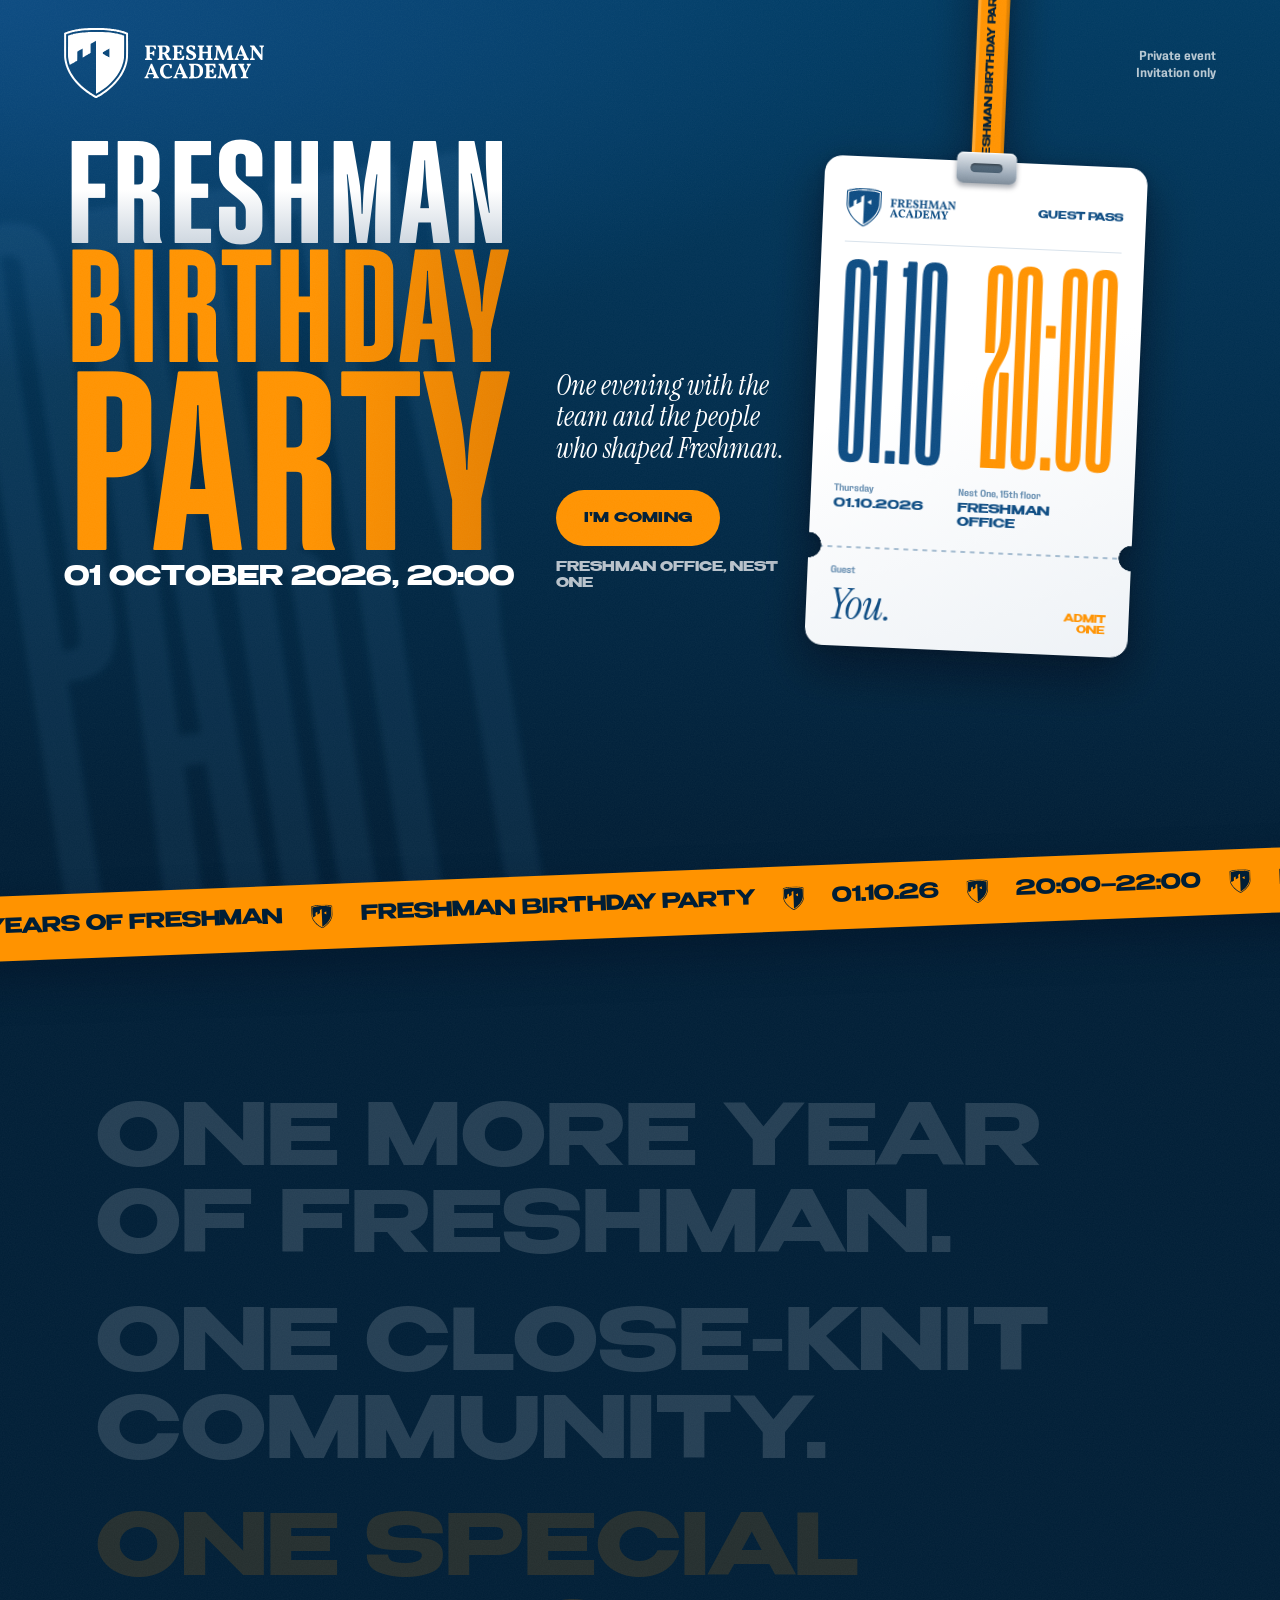
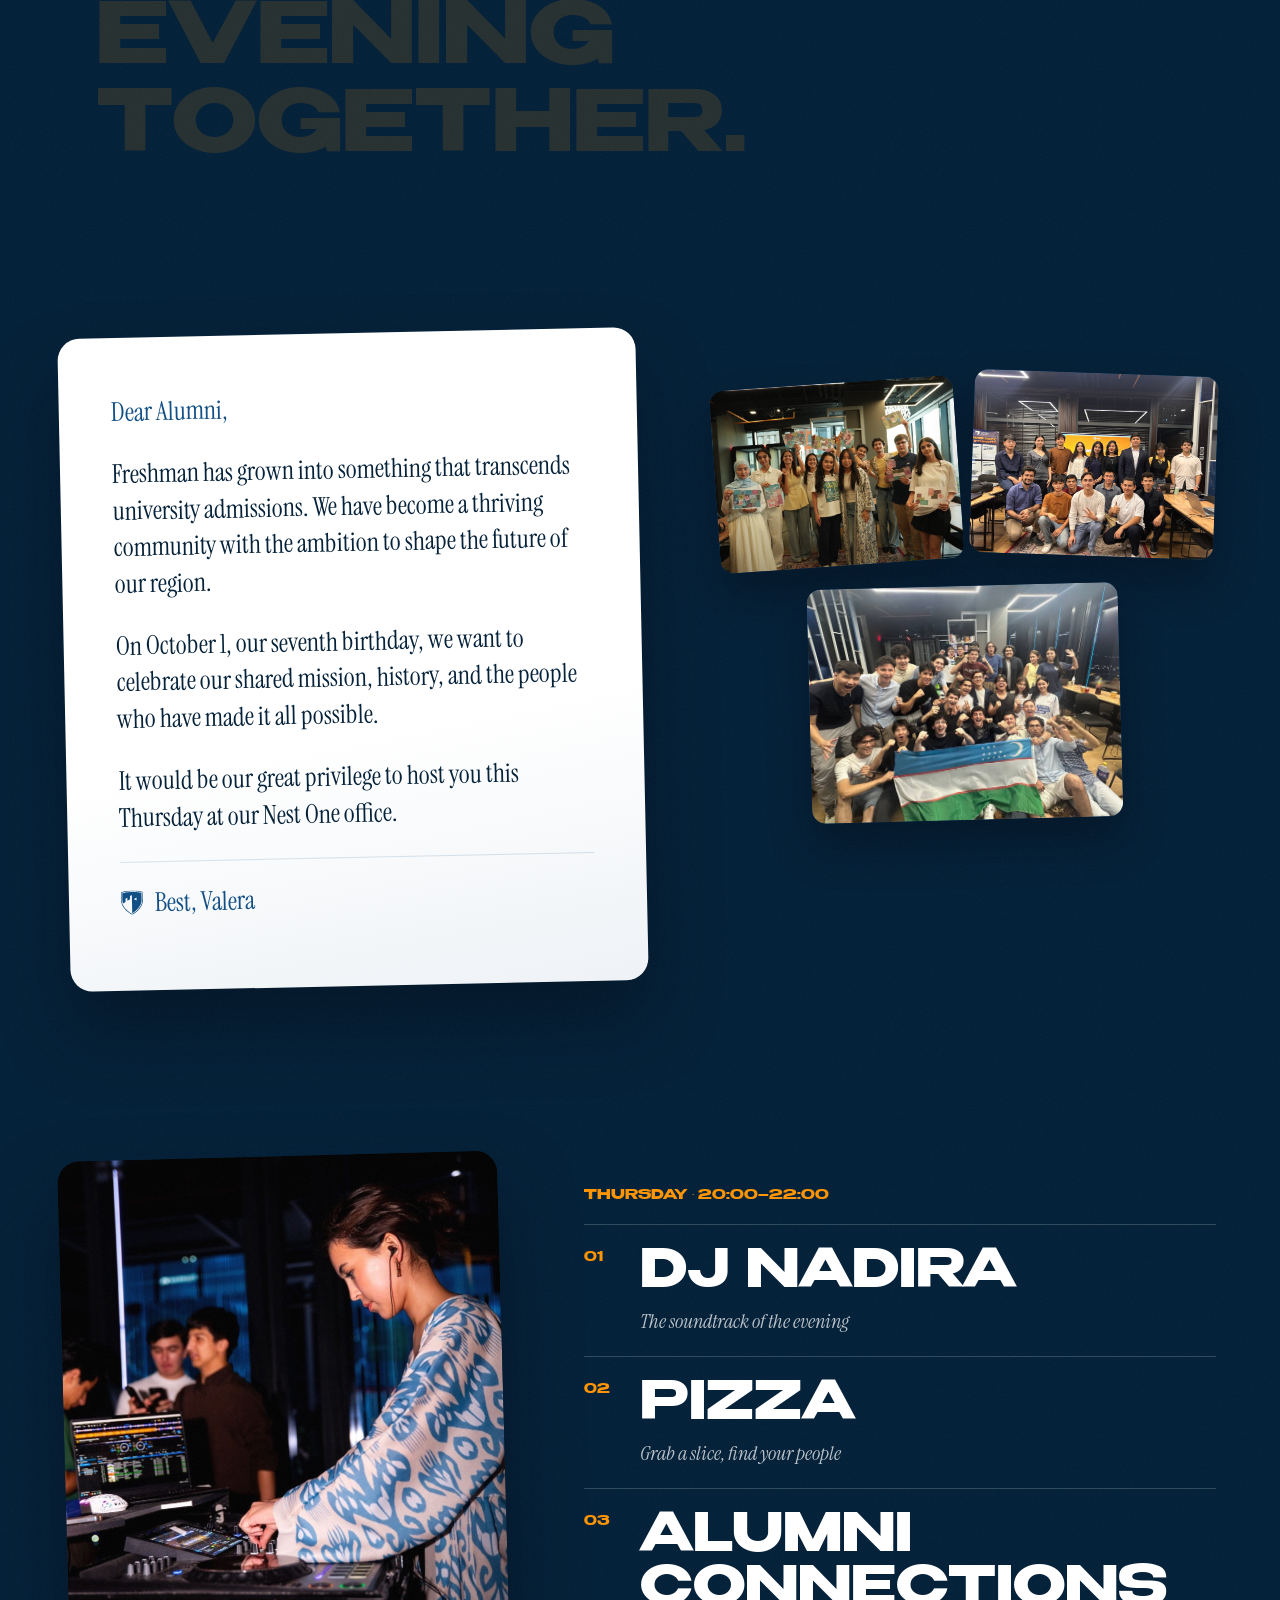
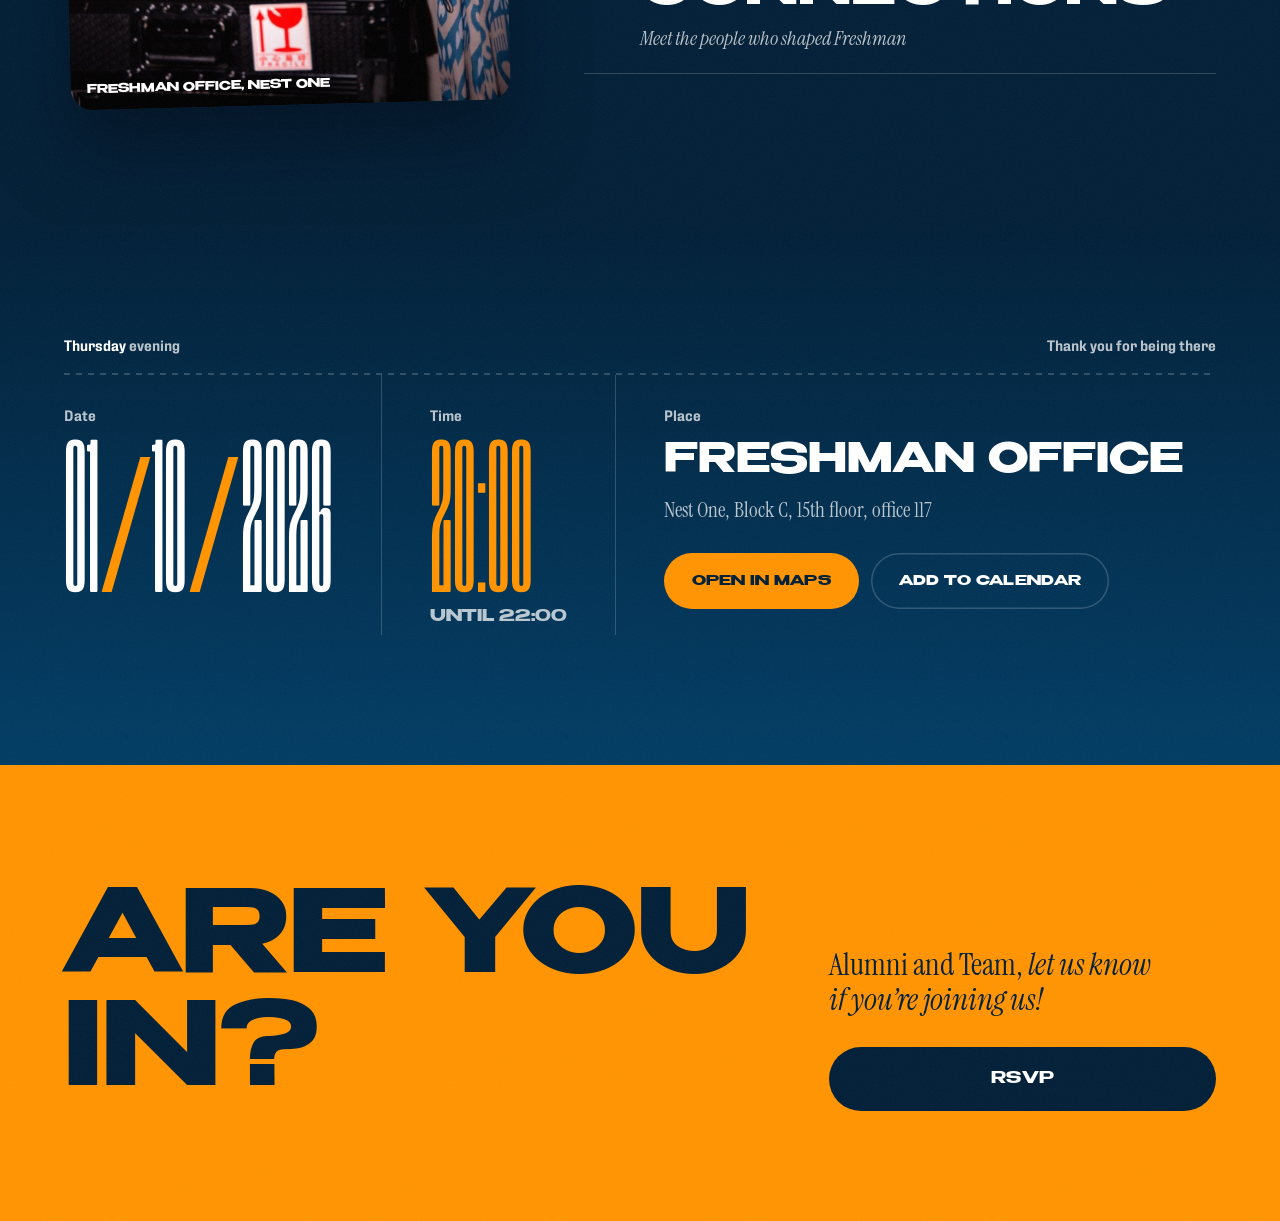
<file: index.html>
<!doctype html>
<html lang="en">
<head>
  <meta charset="utf-8">
  <meta name="viewport" content="width=device-width, initial-scale=1, viewport-fit=cover">
  <title>Freshman Birthday Party · 01.10.26</title>
  <meta name="description" content="Freshman Birthday Party: 1 October 2026, 20:00–22:00, Freshman Office, Nest One.">
  <meta name="theme-color" content="#001E36">
  <meta property="og:title" content="Freshman Birthday Party">
  <meta property="og:description" content="Seven years of Freshman. 1 October 2026, 20:00–22:00, Freshman Office, Nest One.">
  <meta property="og:image" content="assets/img/share.jpg">
  <meta property="og:type" content="website">
  <link rel="icon" href="assets/img/favicon.svg" type="image/svg+xml">
  <link rel="stylesheet" href="style.css">
  <script>document.documentElement.classList.add('js')</script>
</head>
<body>
<svg width="0" height="0" style="position:absolute" aria-hidden="true" focusable="false"><symbol id="lockup" viewBox="0 0 3992 1404"><g transform="translate(0.000000,1404.000000) scale(0.100000,-0.100000)" fill="currentColor" stroke="none"> <path d="M5760 14036 c-3 -3 -172 -10 -375 -16 -632 -19 -1011 -42 -1645 -100 -213 -19 -616 -67 -847 -100 -40 -5 -103 -14 -140 -19 -38 -6 -96 -15 -130 -20 -77 -13 -164 -28 -240 -41 -32 -5 -85 -14 -118 -21 -33 -6 -80 -15 -105 -19 -41 -7 -75 -14 -205 -40 -40 -8 -120 -25 -185 -40 -19 -4 -60 -13 -90 -20 -318 -69 -730 -189 -1025 -298 -122 -45 -134 -50 -247 -101 -26 -11 -52 -21 -58 -21 -6 0 -18 -4 -28 -10 -32 -17 -106 -50 -114 -50 -5 0 -30 -10 -56 -21 -26 -12 -66 -30 -89 -40 l-43 -19 -2 -2208 c-3 -2392 -2 -2551 12 -2689 31 -295 32 -301 61 -486 12 -76 43 -244 58 -312 5 -22 15 -67 22 -100 7 -33 28 -121 46 -195 33 -128 39 -152 63 -235 6 -19 15 -51 20 -70 6 -19 14 -50 19 -67 16 -57 62 -201 87 -273 14 -38 32 -90 40 -115 8 -25 19 -54 24 -65 4 -11 18 -47 30 -80 12 -33 26 -70 31 -82 5 -13 14 -34 19 -48 6 -14 15 -37 21 -52 7 -16 15 -37 19 -48 5 -11 15 -37 24 -57 9 -21 22 -53 30 -70 7 -18 23 -53 33 -78 11 -25 29 -65 39 -90 26 -60 264 -538 309 -620 371 -666 745 -1202 1244 -1784 635 -739 1458 -1482 2311 -2085 58 -41 134 -96 170 -121 82 -59 463 -313 550 -367 36 -22 103 -64 150 -93 101 -64 302 -186 348 -212 69 -39 99 -56 152 -88 30 -18 80 -46 110 -63 30 -17 67 -38 82 -49 14 -10 29 -18 32 -18 4 0 36 -18 72 -40 36 -22 68 -40 71 -40 3 0 18 -9 34 -21 20 -14 34 -18 42 -11 7 5 113 60 237 123 124 62 262 135 308 161 46 26 85 48 87 48 2 0 33 18 70 41 37 22 83 49 101 60 19 10 49 28 68 38 19 11 59 35 88 54 29 19 136 87 238 152 155 98 340 223 600 407 118 83 412 306 565 427 1119 891 2012 1857 2668 2884 111 173 257 413 257 422 0 3 11 22 24 43 53 82 327 617 380 742 11 25 30 70 44 100 13 30 30 69 37 85 7 17 22 51 34 77 11 26 21 51 21 56 0 5 9 27 20 50 11 22 20 46 20 52 0 5 4 18 9 28 12 23 25 57 49 122 11 30 28 75 37 99 17 46 91 271 124 376 40 132 102 363 131 490 6 28 15 66 21 85 12 45 58 277 70 355 92 574 89 480 89 3135 -1 2176 -2 2315 -18 2325 -9 5 -53 25 -97 42 -44 18 -89 37 -100 42 -50 23 -95 41 -160 67 -38 15 -74 31 -79 35 -6 5 -16 9 -23 9 -7 0 -32 8 -56 19 -23 10 -67 28 -97 39 -30 11 -75 28 -100 37 -50 19 -148 51 -260 85 -41 12 -86 26 -100 31 -24 8 -45 14 -220 60 -41 11 -91 25 -110 30 -19 5 -55 14 -80 20 -25 5 -61 14 -80 18 -70 18 -226 53 -265 61 -22 4 -98 19 -170 34 -212 42 -206 41 -415 76 -33 6 -86 14 -117 20 -74 12 -169 26 -260 40 -40 5 -103 14 -140 20 -93 13 -245 32 -488 60 -105 12 -252 27 -395 40 -63 5 -140 12 -170 15 -272 26 -859 59 -1310 76 -312 11 -1712 24 -1720 15z m1695 -415 c629 -22 1332 -70 1780 -120 215 -25 274 -32 348 -41 42 -6 110 -14 150 -19 92 -12 204 -28 287 -41 36 -6 92 -15 125 -20 76 -12 164 -26 235 -39 30 -5 71 -13 90 -16 19 -3 58 -10 85 -15 177 -34 265 -52 300 -60 22 -5 60 -13 85 -19 63 -14 221 -51 245 -57 11 -3 36 -9 55 -14 39 -9 176 -46 228 -61 33 -9 85 -24 137 -39 166 -46 466 -153 635 -227 19 -8 44 -19 55 -23 11 -4 37 -15 57 -24 l38 -17 2 -2097 c3 -2012 0 -2325 -23 -2547 -15 -145 -44 -366 -59 -445 -5 -25 -14 -74 -20 -110 -11 -65 -19 -102 -39 -192 -6 -27 -15 -67 -20 -90 -18 -81 -53 -223 -62 -253 -5 -16 -23 -79 -40 -140 -17 -60 -35 -123 -40 -140 -29 -92 -100 -308 -114 -346 -9 -24 -30 -80 -47 -124 -16 -44 -34 -90 -39 -102 -20 -50 -29 -74 -38 -95 -18 -47 -47 -116 -83 -198 -14 -30 -33 -75 -44 -100 -29 -69 -260 -533 -298 -598 -18 -31 -45 -77 -58 -102 -53 -95 -115 -200 -228 -385 -57 -92 -205 -314 -294 -440 -734 -1036 -1723 -2008 -2911 -2861 -141 -102 -590 -404 -675 -454 -25 -15 -83 -51 -130 -80 -47 -29 -99 -61 -116 -70 -17 -10 -62 -37 -99 -59 -37 -23 -68 -41 -70 -41 -2 0 -41 -22 -87 -48 -46 -26 -147 -80 -225 -120 l-141 -72 -159 91 c-87 50 -174 100 -193 111 -19 11 -47 29 -62 39 -14 11 -29 19 -33 19 -3 0 -26 13 -50 30 -24 16 -46 30 -49 30 -4 0 -30 15 -59 34 -28 18 -101 64 -162 101 -171 105 -612 400 -795 531 -992 710 -1814 1474 -2490 2314 -261 324 -563 756 -766 1095 -88 145 -112 188 -189 325 -45 82 -283 560 -309 620 -10 25 -28 65 -39 90 -10 25 -26 61 -34 80 -8 19 -21 48 -29 64 -8 16 -14 33 -14 38 0 4 -8 27 -19 51 -17 37 -34 82 -96 246 -36 98 -146 438 -176 546 -6 22 -15 51 -19 65 -11 34 -71 283 -101 418 -22 102 -28 131 -39 197 -6 39 -15 93 -20 120 -18 104 -29 183 -39 275 -6 52 -15 136 -21 185 -13 118 -12 69 -11 2500 l1 2100 63 24 c34 13 82 33 107 43 25 11 54 23 65 28 27 10 65 25 95 38 161 67 471 163 775 242 173 44 192 48 335 79 52 12 118 26 145 32 206 46 633 120 915 159 36 5 101 14 145 20 684 94 1470 155 2350 180 215 6 395 13 400 15 17 8 1343 -4 1640 -14z"/> <path d="M5419 13236 c-3 -3 -133 -10 -289 -16 -157 -6 -357 -15 -445 -20 -305 -17 -768 -54 -1010 -80 -55 -6 -136 -15 -180 -20 -152 -16 -190 -21 -255 -30 -36 -5 -105 -14 -155 -20 -49 -6 -115 -15 -145 -20 -30 -5 -91 -14 -135 -20 -44 -6 -100 -15 -125 -20 -25 -5 -79 -14 -120 -20 -90 -14 -221 -39 -435 -82 -103 -21 -297 -63 -355 -78 -55 -14 -162 -41 -200 -50 -19 -5 -51 -13 -70 -19 -58 -16 -103 -29 -140 -40 -173 -48 -470 -150 -525 -181 l-30 -17 -3 -1999 c-4 -1975 -2 -2117 29 -2404 14 -135 40 -317 59 -415 6 -27 19 -97 30 -155 11 -58 25 -121 30 -140 5 -19 19 -75 31 -125 19 -81 35 -142 71 -270 6 -22 19 -65 28 -95 10 -30 30 -94 45 -142 15 -49 30 -88 34 -88 5 0 53 27 199 111 17 11 49 28 70 40 20 12 42 25 47 29 6 4 35 21 65 37 30 17 111 63 180 103 137 79 174 101 223 129 17 10 56 32 85 50 29 17 55 31 57 31 2 0 40 23 85 50 45 28 83 50 85 50 2 0 28 14 57 31 29 18 68 40 86 50 17 11 47 27 65 38 17 10 56 32 85 50 29 17 56 31 61 31 4 0 15 8 24 18 15 17 17 98 19 913 l3 894 70 42 c39 24 81 49 95 56 14 8 41 23 60 34 100 59 328 190 382 222 18 10 57 32 86 50 29 17 55 31 57 31 2 0 40 23 85 50 45 28 83 50 86 50 2 0 34 18 70 40 36 22 68 40 70 40 2 0 4 -400 4 -890 0 -762 2 -890 14 -890 8 0 54 23 103 51 91 53 130 76 186 108 17 10 56 32 85 50 29 17 55 31 57 31 2 0 40 23 85 50 45 28 83 50 85 50 2 0 28 14 57 31 29 18 68 40 86 50 17 11 47 27 65 38 17 10 56 32 85 50 29 17 55 31 57 31 2 0 40 23 85 50 45 28 83 50 85 50 2 0 28 14 57 31 29 18 68 40 86 50 17 11 47 27 65 38 17 10 56 32 85 50 29 17 55 31 57 31 2 0 26 14 52 30 l48 31 5 901 c4 787 7 902 20 909 8 5 52 31 98 59 46 27 85 50 87 50 2 0 28 14 57 31 29 18 68 40 86 50 48 28 85 50 222 129 69 40 150 86 180 103 30 16 60 33 65 37 6 4 27 17 48 29 60 34 99 56 154 89 28 17 54 28 57 25 3 -4 6 -2381 6 -5283 0 -2902 3 -5280 6 -5283 7 -7 125 54 272 142 29 17 55 31 58 31 3 0 25 14 49 30 24 17 47 30 50 30 4 0 19 8 33 19 15 10 43 28 62 39 70 39 261 163 451 290 732 492 1334 983 1942 1582 660 650 1183 1308 1619 2040 45 75 76 130 142 250 74 132 297 588 342 695 9 22 27 64 40 93 13 29 24 56 24 60 0 5 9 27 20 50 11 22 20 46 20 52 0 5 4 18 9 28 12 23 25 57 49 122 11 30 28 75 37 99 27 74 107 324 135 421 7 25 16 56 20 70 4 14 12 43 18 65 6 22 16 60 22 85 16 62 27 107 39 163 6 26 15 66 21 90 9 40 19 91 39 194 9 47 21 120 40 246 6 34 15 105 20 157 6 52 15 136 21 186 6 60 10 807 10 2182 l0 2091 -32 14 c-18 8 -58 24 -88 35 -30 11 -75 28 -100 37 -55 20 -107 38 -180 60 -30 9 -84 26 -120 37 -70 21 -136 39 -325 88 -132 34 -156 39 -295 69 -52 12 -117 26 -145 32 -58 13 -117 25 -195 39 -30 5 -80 15 -110 20 -30 6 -81 15 -112 20 -97 16 -175 29 -240 41 -35 5 -93 14 -130 20 -38 5 -101 14 -140 19 -581 83 -1247 141 -2073 181 -225 11 -2286 24 -2296 15z m3639 -4177 c1 -481 0 -880 -3 -887 -5 -13 -11 -10 -123 57 -29 17 -55 31 -57 31 -2 0 -40 23 -85 50 -45 28 -83 50 -85 50 -2 0 -28 14 -57 31 -29 18 -68 40 -85 50 -49 28 -86 50 -223 129 -69 40 -150 86 -180 103 -30 16 -66 38 -80 47 -14 9 -32 20 -40 23 -8 4 -36 19 -61 34 -25 16 -85 50 -132 77 l-87 50 0 146 0 146 83 49 c45 28 98 58 117 68 19 11 45 25 57 33 12 7 38 23 57 34 44 24 67 38 226 130 146 84 177 103 225 130 19 11 51 29 70 40 48 27 79 46 225 130 69 40 141 81 160 92 19 11 39 24 45 29 5 5 14 8 20 6 7 -3 11 -285 13 -878z"/> <path d="M25175 10581 c-253 -29 -471 -139 -605 -304 -65 -80 -104 -158 -138 -277 -21 -73 -23 -382 -4 -455 47 -172 114 -287 240 -407 134 -128 239 -191 597 -358 246 -115 359 -184 436 -267 53 -57 65 -76 85 -141 29 -99 9 -207 -57 -294 -80 -107 -205 -158 -389 -158 -295 0 -446 113 -509 380 -21 93 -30 147 -36 223 l-7 77 -77 0 c-71 0 -234 -20 -288 -36 -22 -6 -23 -11 -23 -118 0 -118 -14 -319 -31 -426 -20 -134 -22 -128 51 -166 94 -48 198 -94 215 -94 7 0 16 -4 19 -9 3 -5 16 -11 28 -14 13 -3 55 -15 93 -26 178 -55 296 -70 535 -70 193 -1 300 9 410 38 411 105 660 412 660 812 0 50 -5 111 -10 137 -6 26 -16 70 -22 97 -35 162 -185 349 -383 480 -129 85 -185 114 -420 225 -285 134 -347 168 -448 248 -64 51 -120 124 -147 190 -7 19 -13 72 -13 125 0 74 5 101 23 139 82 175 373 243 585 137 124 -62 217 -243 260 -503 l6 -39 107 7 c102 7 173 21 236 45 l28 11 -6 88 c-3 48 -9 187 -12 310 l-7 223 -58 29 c-50 26 -135 57 -244 89 -16 5 -59 14 -95 21 -36 6 -85 16 -109 21 -58 13 -387 20 -476 10z"/> <path d="M35326 10566 c-37 -12 -40 -16 -82 -122 -24 -60 -48 -118 -53 -129 -9 -22 -26 -63 -40 -97 -5 -13 -18 -44 -30 -70 -12 -26 -21 -52 -21 -56 0 -5 -6 -22 -14 -38 -8 -16 -42 -99 -76 -184 -34 -85 -69 -171 -77 -190 -8 -19 -18 -44 -23 -55 -12 -31 -26 -66 -49 -117 -12 -26 -21 -52 -21 -56 0 -5 -6 -22 -14 -38 -8 -16 -47 -110 -86 -209 -39 -99 -79 -196 -87 -215 -18 -43 -33 -78 -44 -107 -17 -45 -27 -69 -48 -115 -12 -26 -21 -52 -21 -56 0 -5 -6 -22 -14 -38 -8 -16 -38 -87 -66 -159 -29 -71 -60 -149 -71 -172 -10 -24 -28 -64 -40 -90 -87 -199 -147 -280 -232 -311 -33 -12 -56 -28 -64 -43 -15 -32 -33 -134 -33 -190 l0 -44 420 0 420 -1 0 66 c-1 36 -6 92 -13 125 l-13 60 -64 22 c-110 37 -151 109 -135 231 9 64 43 167 83 252 l17 35 95 7 c185 13 925 26 936 17 7 -5 18 -24 25 -42 7 -18 25 -60 41 -95 15 -34 28 -65 28 -67 0 -3 8 -24 19 -48 38 -86 41 -99 41 -156 0 -47 -4 -61 -22 -78 -29 -26 -82 -53 -105 -53 -10 -1 -29 -7 -43 -14 -30 -17 -49 -90 -50 -191 l0 -70 600 0 600 0 0 89 c0 49 -5 106 -11 127 -10 33 -19 41 -66 60 -84 34 -128 92 -231 302 -49 100 -96 198 -105 217 -20 47 -50 115 -116 263 -11 26 -30 67 -41 92 -11 25 -29 65 -40 90 -11 25 -28 64 -39 88 -10 23 -28 62 -39 87 -11 25 -29 65 -40 90 -48 108 -66 148 -87 195 -32 71 -85 190 -126 283 -11 23 -27 61 -38 85 -10 23 -28 63 -40 90 -11 26 -30 67 -41 92 -11 25 -28 64 -39 88 -24 54 -53 119 -80 180 -11 26 -29 66 -40 90 -20 44 -44 99 -92 207 -16 36 -33 72 -38 80 -11 19 -169 24 -225 6z m-57 -883 c19 -60 37 -112 40 -118 4 -5 13 -28 20 -50 8 -22 23 -60 34 -85 10 -25 26 -60 33 -77 8 -18 21 -49 29 -68 8 -19 22 -51 30 -70 8 -19 22 -52 31 -72 9 -21 22 -51 29 -68 7 -16 25 -56 39 -88 14 -32 26 -60 26 -62 0 -6 58 -135 70 -157 6 -10 10 -22 10 -28 0 -7 -140 -10 -410 -10 -270 0 -410 3 -410 10 0 6 4 18 9 28 5 9 24 55 41 102 38 101 44 117 58 150 5 14 25 63 42 110 18 47 41 104 51 127 11 24 19 47 19 53 0 6 4 18 9 28 5 9 19 44 31 77 12 33 26 69 30 80 12 27 43 124 71 218 12 42 25 77 29 77 3 0 21 -48 39 -107z"/> <path d="M19258 10563 l-578 -3 0 -50 c0 -66 22 -193 35 -202 5 -4 24 -8 42 -8 87 0 191 -70 208 -139 32 -130 34 -211 34 -1041 0 -990 -3 -1037 -78 -1122 -29 -34 -51 -43 -160 -70 l-55 -13 -12 -55 c-7 -30 -13 -86 -14 -125 l0 -70 611 0 611 -1 -4 119 c-3 134 -7 140 -81 153 -91 15 -143 76 -163 189 -5 28 -9 208 -9 400 l0 350 105 -2 105 -2 68 -68 c137 -134 211 -251 347 -548 48 -104 75 -164 100 -220 40 -90 104 -227 145 -310 47 -94 46 -94 195 -76 52 6 226 15 385 19 l290 7 13 50 c7 28 15 85 19 127 5 62 3 78 -8 82 -8 2 -45 9 -84 16 -74 14 -142 46 -188 89 -38 34 -140 191 -204 311 -171 321 -301 500 -424 586 -21 15 -39 30 -39 33 0 4 17 13 38 20 113 38 247 110 321 171 172 144 262 332 276 575 10 177 -10 282 -77 415 -93 185 -291 326 -533 379 -33 7 -76 18 -95 23 -45 12 -419 15 -1142 11z m809 -278 c92 -24 164 -64 223 -125 102 -105 149 -237 149 -420 0 -112 -13 -186 -48 -265 -62 -141 -204 -257 -371 -303 -93 -26 -166 -34 -260 -30 -56 3 -105 9 -111 15 -6 6 -8 219 -7 563 l3 553 45 12 c68 18 307 18 377 0z"/> <path d="M16174 10468 c9 -118 23 -168 47 -168 35 0 131 -30 165 -51 40 -24 63 -64 81 -134 18 -75 18 -1918 -1 -1995 -28 -116 -74 -161 -192 -186 -37 -7 -72 -18 -77 -23 -10 -10 -26 -130 -27 -201 l0 -45 705 0 705 0 0 67 c0 64 -17 165 -30 180 -3 5 -33 13 -65 18 -172 30 -246 70 -300 165 -46 81 -50 120 -50 455 l0 315 179 -3 c197 -2 258 -14 323 -61 54 -39 88 -114 100 -219 3 -25 12 -46 22 -51 27 -14 173 -33 226 -30 47 4 50 6 47 29 -9 84 -12 734 -4 830 5 63 6 119 2 123 -9 10 -192 -5 -250 -20 -34 -8 -35 -10 -50 -88 -35 -174 -81 -215 -270 -244 -47 -7 -139 -11 -205 -9 l-120 3 -3 588 -2 589 247 -4 c268 -5 315 -12 423 -66 67 -33 168 -131 197 -192 28 -58 52 -131 67 -200 l11 -55 48 -3 c83 -5 288 52 273 76 -20 32 -62 340 -83 602 l-8 95 -1069 3 -1069 2 7 -92z"/> <path d="M21669 10556 c-7 -7 15 -229 24 -243 5 -7 19 -13 32 -13 13 0 34 -4 47 -9 13 -5 41 -14 63 -21 46 -14 80 -43 102 -85 41 -78 42 -103 43 -1060 0 -929 -2 -982 -36 -1070 -25 -66 -80 -103 -187 -125 -44 -9 -60 -17 -67 -33 -10 -23 -29 -225 -22 -232 2 -2 504 -2 1115 1 l1112 4 12 42 c6 24 12 60 12 80 1 20 5 59 10 85 5 26 14 80 20 118 17 101 31 168 57 272 13 50 24 96 24 101 0 27 -176 103 -273 117 l-44 7 -17 -54 c-58 -181 -153 -335 -244 -396 -123 -81 -209 -102 -426 -102 -187 0 -264 19 -316 77 -75 82 -93 219 -88 658 l3 300 135 3 c182 4 281 -24 334 -93 28 -36 66 -144 66 -186 0 -15 6 -34 14 -42 18 -17 165 -40 231 -35 l50 3 -5 105 c-3 58 -5 231 -5 385 0 154 2 327 5 385 l5 105 -95 -3 c-52 -2 -119 -10 -147 -19 -47 -13 -53 -18 -53 -41 -1 -30 -22 -123 -38 -163 -13 -31 -72 -85 -115 -102 -52 -22 -195 -39 -292 -35 l-90 3 0 525 0 525 205 3 c212 3 299 -5 393 -39 114 -41 212 -124 256 -215 13 -27 27 -56 31 -64 4 -8 13 -40 20 -70 7 -30 17 -72 22 -92 l9 -38 57 0 c67 1 149 19 216 49 38 16 47 24 41 38 -25 66 -69 419 -85 686 0 7 -2113 10 -2121 3z"/> <path d="M26700 10518 c0 -49 24 -190 34 -207 4 -6 17 -11 28 -11 57 0 165 -48 193 -84 62 -85 64 -125 64 -1106 0 -905 -3 -988 -44 -1073 -26 -55 -77 -86 -177 -107 -32 -6 -60 -15 -63 -20 -8 -13 -35 -172 -35 -210 l0 -35 636 1 c349 1 638 4 641 7 2 3 -1 56 -8 117 -14 126 -19 132 -99 145 -62 10 -127 42 -149 74 -53 77 -61 153 -61 594 0 213 1 387 3 388 18 7 363 20 660 25 l377 6 0 -432 c0 -290 -4 -446 -11 -474 -34 -123 -73 -158 -212 -187 -54 -12 -58 -14 -66 -48 -5 -20 -12 -76 -15 -126 l-6 -90 635 0 635 0 0 63 c0 34 -5 91 -12 126 l-12 64 -61 13 c-119 25 -160 52 -191 124 -40 95 -44 194 -43 1065 0 1005 3 1038 92 1117 34 30 108 58 171 65 27 3 31 8 42 58 7 30 13 88 14 128 l0 72 -636 0 -635 0 6 -87 c8 -123 22 -173 48 -173 68 0 181 -52 208 -97 45 -72 49 -115 49 -525 l0 -388 -520 0 -520 0 0 363 c0 406 8 481 57 550 15 22 42 48 58 56 33 18 114 41 145 41 11 0 23 8 29 18 12 23 35 207 28 227 -6 13 -80 15 -642 15 l-635 0 0 -42z"/> <path d="M30127 10553 c-8 -13 13 -215 24 -235 7 -13 22 -18 57 -18 72 -1 151 -37 183 -84 52 -77 57 -152 30 -451 -5 -55 -14 -154 -20 -220 -14 -156 -22 -246 -61 -670 -5 -55 -14 -152 -19 -215 -28 -326 -50 -440 -106 -565 -42 -93 -97 -136 -211 -165 -38 -9 -42 -14 -52 -53 -6 -23 -13 -80 -16 -127 l-6 -85 475 0 475 0 0 77 c0 42 -5 99 -12 126 -11 49 -13 51 -57 62 -144 37 -194 84 -221 210 -14 62 -8 362 9 520 6 52 15 142 21 200 6 58 15 146 20 195 5 50 14 137 20 195 6 58 15 148 20 200 5 52 13 132 16 178 4 45 10 82 13 82 3 0 12 -15 20 -32 8 -18 24 -55 36 -83 13 -27 33 -72 45 -100 12 -27 33 -74 46 -102 13 -29 35 -77 48 -105 13 -29 33 -74 45 -100 11 -27 31 -69 42 -95 12 -27 32 -72 45 -100 13 -29 35 -77 48 -105 13 -29 33 -74 45 -100 11 -27 31 -69 42 -95 12 -27 30 -67 40 -90 60 -136 58 -130 132 -293 13 -30 34 -76 46 -102 11 -27 31 -69 42 -95 12 -27 31 -70 44 -98 12 -27 33 -72 45 -100 12 -27 35 -77 50 -110 15 -33 38 -84 50 -112 l24 -53 79 0 c76 0 149 13 173 32 6 5 19 30 29 56 10 26 27 67 37 92 11 25 24 55 29 68 5 12 14 33 19 47 6 14 15 37 21 53 7 15 16 37 20 50 5 12 14 34 20 50 7 15 16 37 20 50 5 12 14 33 19 47 6 14 14 35 19 48 13 34 27 67 50 119 12 26 21 51 21 56 0 5 9 27 20 50 11 22 20 45 20 50 0 4 9 27 20 50 11 22 20 45 20 50 0 4 9 27 20 50 11 22 20 45 20 50 0 4 9 27 20 50 11 22 20 45 20 50 0 5 6 22 14 38 8 16 78 189 156 384 78 195 148 369 155 385 7 17 18 45 25 63 24 63 26 56 50 -188 5 -52 14 -138 20 -190 6 -52 15 -138 20 -190 6 -52 14 -135 20 -185 5 -49 14 -135 20 -190 6 -55 15 -140 21 -190 18 -154 23 -443 8 -487 -18 -56 -101 -118 -158 -118 -35 0 -89 -21 -96 -37 -9 -25 -35 -227 -29 -232 3 -3 290 -5 639 -6 l635 0 0 77 c0 108 -18 178 -48 189 -13 5 -33 9 -45 9 -38 1 -111 45 -143 87 -64 84 -81 169 -134 703 -5 55 -14 145 -20 200 -5 55 -14 145 -20 200 -5 55 -14 145 -20 200 -5 55 -15 146 -20 203 -6 56 -15 143 -21 193 -6 51 -11 159 -12 240 0 142 1 152 27 206 37 79 118 128 212 128 40 0 42 1 52 43 6 23 14 81 17 130 l7 87 -474 0 -474 0 -13 -37 c-7 -21 -16 -47 -21 -58 -4 -11 -22 -57 -39 -102 -17 -46 -44 -119 -61 -163 -81 -216 -92 -246 -100 -265 -4 -11 -22 -57 -39 -102 -17 -46 -45 -120 -62 -165 -17 -46 -35 -92 -39 -103 -4 -11 -18 -47 -30 -80 -12 -33 -26 -69 -30 -80 -11 -28 -68 -179 -92 -245 -11 -30 -24 -65 -29 -77 -5 -13 -13 -33 -18 -45 -5 -13 -19 -50 -31 -83 -12 -33 -26 -69 -30 -80 -8 -19 -26 -68 -99 -262 -16 -43 -32 -86 -35 -97 -9 -25 -28 -8 -45 41 -13 36 -25 63 -85 196 -14 32 -26 60 -26 62 0 2 -11 28 -24 57 -30 68 -64 144 -82 186 -8 17 -20 47 -28 65 -8 17 -24 55 -36 82 -60 134 -77 173 -105 240 -16 37 -49 112 -81 183 -13 29 -24 55 -24 57 0 2 -11 28 -24 57 -35 77 -60 133 -96 218 -18 41 -41 95 -52 120 -22 49 -43 99 -63 145 -7 17 -23 53 -35 80 -47 106 -63 141 -77 175 -8 19 -20 45 -26 58 l-10 22 -463 0 c-255 0 -465 -3 -467 -7z"/> <path d="M37123 10544 c-5 -14 13 -198 23 -231 2 -7 16 -13 31 -13 51 -1 144 -28 182 -53 20 -14 54 -50 75 -80 l38 -56 -5 -918 c-6 -921 -8 -987 -42 -1078 -39 -107 -92 -153 -211 -183 l-68 -17 -13 -65 c-8 -36 -12 -92 -11 -125 l3 -59 478 -1 477 0 0 96 c0 53 -5 110 -11 127 -9 27 -17 32 -67 43 -103 22 -163 64 -198 137 -54 114 -63 263 -64 1020 0 358 3 652 8 651 4 0 17 -12 28 -27 20 -25 902 -1199 1357 -1804 l201 -268 82 0 c82 0 178 16 201 32 9 7 13 293 16 1171 5 1210 4 1184 44 1307 25 76 75 121 162 143 l55 14 13 54 c6 30 12 87 13 127 l0 72 -460 0 -460 0 1 -57 c0 -32 6 -89 13 -128 11 -67 13 -70 42 -73 61 -7 136 -35 176 -65 71 -55 95 -119 117 -313 13 -106 15 -1224 3 -1224 -4 0 -62 73 -128 163 -354 476 -523 703 -667 897 -88 118 -217 291 -286 385 -69 93 -167 224 -216 290 l-90 120 -418 3 c-377 2 -418 1 -424 -14z"/> <path d="M20440 6904 c-119 -10 -334 -65 -440 -111 -69 -30 -86 -39 -165 -84 -247 -141 -438 -360 -558 -639 -87 -201 -131 -514 -108 -761 18 -192 28 -244 81 -414 107 -341 344 -626 650 -783 52 -27 111 -55 130 -61 19 -7 44 -17 55 -21 40 -16 151 -43 241 -59 77 -14 456 -14 526 0 126 25 157 32 218 50 135 42 302 125 435 217 94 65 100 71 98 102 -2 39 -37 110 -69 141 l-22 21 -102 -51 c-112 -57 -268 -112 -387 -137 -121 -26 -364 -23 -466 5 -157 43 -252 98 -365 209 -162 160 -274 396 -322 677 -6 39 -16 94 -21 124 -21 124 -8 440 26 596 30 141 56 216 113 327 101 197 256 326 457 380 66 17 316 17 370 -1 161 -52 251 -143 312 -316 14 -37 30 -130 38 -210 3 -33 9 -75 12 -92 l5 -33 77 0 c75 0 131 9 202 31 l36 11 7 92 c3 50 8 152 12 226 3 74 9 158 14 185 18 100 22 175 11 175 -6 0 -39 13 -74 29 -108 50 -307 113 -442 140 -27 6 -72 15 -99 21 -49 11 -404 21 -486 14z"/> <path d="M17371 6886 c-25 -6 -46 -18 -49 -26 -2 -8 -12 -34 -23 -57 -10 -24 -19 -46 -19 -51 0 -5 -9 -27 -20 -50 -11 -22 -20 -45 -20 -50 0 -5 -6 -22 -14 -38 -8 -16 -42 -99 -76 -184 -34 -85 -69 -171 -77 -190 -8 -19 -19 -45 -24 -57 -5 -13 -13 -33 -18 -45 -5 -13 -18 -44 -30 -70 -12 -26 -21 -52 -21 -56 0 -5 -6 -22 -14 -38 -8 -16 -42 -99 -76 -184 -34 -85 -69 -171 -77 -190 -18 -42 -33 -78 -43 -105 -5 -11 -17 -41 -29 -67 -12 -26 -21 -51 -21 -56 0 -5 -9 -27 -20 -50 -11 -22 -20 -45 -20 -50 0 -5 -6 -22 -14 -38 -8 -16 -42 -99 -76 -184 -34 -85 -69 -171 -77 -190 -8 -19 -18 -44 -23 -55 -12 -33 -22 -56 -76 -182 -98 -229 -167 -326 -258 -363 -45 -18 -57 -28 -65 -53 -15 -51 -34 -170 -30 -195 l4 -23 418 -3 417 -2 0 70 c0 38 -5 96 -12 127 l-12 57 -57 16 c-65 19 -103 45 -124 86 -19 37 -20 169 -1 230 19 62 67 182 79 198 6 7 34 12 71 12 35 0 109 4 167 9 57 6 261 12 452 14 l348 5 10 -25 c5 -13 20 -49 34 -79 14 -30 25 -57 25 -59 0 -2 13 -33 28 -67 49 -108 54 -126 56 -182 1 -73 -28 -105 -125 -136 -59 -18 -70 -25 -75 -48 -3 -15 -9 -46 -15 -69 -5 -23 -9 -68 -9 -100 l0 -58 605 0 606 0 -7 95 c-10 139 -18 159 -79 181 -86 32 -129 89 -244 324 -27 55 -58 121 -70 148 -25 55 -56 125 -81 182 -23 51 -52 116 -80 180 -12 28 -30 68 -40 90 -19 44 -46 104 -79 178 -11 26 -29 66 -40 90 -10 23 -29 65 -41 92 -12 28 -30 68 -40 90 -10 22 -27 61 -39 88 -27 60 -56 125 -80 180 -10 23 -28 63 -40 90 -43 95 -61 138 -82 185 -11 26 -31 70 -44 97 -21 47 -38 85 -85 190 -11 25 -29 65 -40 90 -11 25 -29 65 -40 90 -11 25 -29 65 -40 90 -11 25 -29 64 -39 88 -10 23 -21 50 -25 60 -5 15 -18 17 -93 16 -48 -1 -108 -6 -132 -13z m-58 -883 c33 -104 96 -268 139 -363 11 -25 26 -60 34 -77 8 -18 21 -50 30 -70 21 -48 43 -99 60 -140 8 -18 21 -50 30 -70 28 -65 46 -107 61 -143 8 -19 19 -43 24 -52 5 -10 9 -22 9 -28 0 -13 -806 -14 -814 -1 -3 4 3 27 14 49 11 23 20 46 20 52 0 5 4 18 9 28 5 9 33 78 61 152 29 74 56 144 60 155 79 194 210 567 210 600 0 42 22 4 53 -92z"/> <path d="M23140 6888 c-46 -13 -52 -20 -84 -103 -15 -38 -35 -86 -43 -105 -18 -43 -33 -78 -44 -107 -5 -13 -13 -33 -18 -45 -13 -35 -27 -68 -50 -120 -12 -26 -21 -52 -21 -56 0 -5 -6 -22 -14 -38 -8 -16 -42 -99 -76 -184 -34 -85 -69 -171 -77 -190 -8 -19 -19 -45 -24 -57 -5 -13 -13 -33 -18 -45 -5 -13 -18 -44 -30 -70 -12 -26 -21 -52 -21 -56 0 -5 -6 -22 -14 -38 -8 -16 -42 -99 -76 -184 -34 -85 -69 -171 -77 -190 -18 -43 -33 -78 -44 -107 -5 -13 -13 -34 -19 -48 -5 -14 -14 -35 -19 -47 -5 -13 -18 -44 -30 -70 -12 -26 -21 -54 -21 -61 0 -7 -4 -17 -9 -23 -4 -5 -29 -63 -55 -129 -54 -136 -63 -157 -117 -273 -22 -45 -39 -85 -39 -88 0 -4 -20 -37 -45 -74 -40 -60 -107 -120 -134 -120 -27 0 -59 -25 -68 -53 -14 -41 -38 -205 -31 -213 3 -3 193 -6 422 -8 l416 -2 0 77 c0 43 -5 100 -12 128 -10 46 -15 52 -47 61 -20 5 -39 10 -44 10 -24 0 -89 55 -102 86 -29 70 -14 206 34 319 5 11 15 36 22 55 20 57 26 60 100 60 37 0 112 4 166 10 54 5 255 11 446 13 l348 4 20 -46 c12 -25 27 -61 35 -78 36 -85 45 -105 58 -135 7 -18 18 -45 24 -60 21 -52 25 -123 8 -155 -16 -31 -73 -64 -134 -78 -18 -4 -39 -16 -46 -28 -16 -26 -36 -135 -36 -198 l0 -44 606 0 606 0 -7 105 c-9 125 -16 147 -52 160 -111 41 -146 86 -275 349 -55 113 -103 215 -108 226 -9 21 -34 80 -69 158 -11 26 -30 67 -41 92 -11 25 -29 65 -40 90 -11 25 -30 66 -41 93 -12 26 -30 66 -40 90 -11 23 -29 63 -40 90 -12 26 -29 65 -39 87 -10 22 -27 61 -39 88 -11 26 -30 67 -41 92 -11 25 -29 65 -40 90 -11 25 -29 65 -40 90 -11 25 -30 66 -41 93 -12 26 -29 65 -39 87 -10 22 -27 61 -39 88 -11 26 -30 67 -41 92 -11 25 -30 66 -41 93 -12 26 -29 65 -39 87 -10 22 -27 61 -39 88 -11 26 -30 67 -41 92 -11 25 -29 65 -40 90 -11 25 -30 66 -41 93 -12 26 -28 62 -36 80 l-14 32 -87 -1 c-48 0 -103 -5 -122 -11z m-76 -855 c22 -70 66 -193 95 -266 10 -26 23 -55 77 -175 13 -29 24 -55 24 -57 0 -2 14 -34 30 -70 17 -36 30 -68 30 -70 0 -2 12 -30 26 -62 14 -32 32 -73 40 -90 8 -18 21 -50 30 -70 9 -21 22 -51 30 -67 28 -59 49 -56 -389 -56 -222 0 -406 3 -409 6 -6 5 32 108 73 201 11 24 19 47 19 53 0 6 4 18 9 28 5 9 28 67 51 127 23 61 51 129 61 152 11 24 19 49 19 56 0 8 3 17 7 20 9 10 33 78 123 353 5 17 10 38 10 47 0 40 21 11 44 -60z"/> <path d="M24961 6803 c0 -43 6 -100 12 -127 l12 -49 70 -17 c93 -23 115 -33 147 -66 35 -38 54 -91 67 -187 15 -105 15 -1716 1 -1824 -27 -198 -69 -250 -226 -283 l-61 -12 -12 -50 c-6 -27 -11 -85 -11 -129 l0 -79 278 0 c424 0 1158 18 1226 30 34 6 90 15 126 21 36 6 90 18 120 26 30 8 69 18 85 23 321 85 635 331 791 620 66 122 118 274 143 420 27 160 31 208 31 385 0 177 -4 221 -31 385 -12 70 -17 90 -50 190 -55 166 -151 320 -271 436 -98 94 -144 127 -258 184 -125 63 -218 95 -370 129 -204 44 -350 51 -1102 51 l-718 0 1 -77z m1319 -178 c221 -33 356 -94 496 -222 117 -107 218 -289 269 -488 74 -291 72 -724 -7 -1035 -48 -191 -125 -329 -246 -441 -131 -121 -257 -166 -496 -176 -130 -5 -172 1 -243 33 -35 16 -80 64 -95 103 -37 93 -37 112 -38 1167 l0 1032 28 7 c127 35 205 39 332 20z"/> <path d="M28085 6870 c-10 -16 18 -242 30 -245 5 -2 39 -9 74 -17 126 -26 171 -75 198 -213 19 -102 19 -1806 -1 -1915 -28 -158 -68 -201 -218 -230 -38 -8 -59 -17 -62 -28 -11 -38 -29 -211 -23 -225 5 -14 121 -15 1119 -11 l1113 4 11 67 c7 38 17 106 23 153 18 128 43 254 77 385 17 67 20 92 12 103 -34 40 -184 99 -266 104 -43 3 -44 3 -58 -42 -21 -62 -24 -71 -82 -191 -43 -88 -63 -117 -115 -166 -116 -108 -229 -143 -467 -143 -205 0 -271 18 -332 89 -66 78 -80 186 -76 611 l3 335 139 3 c119 2 149 0 205 -18 106 -34 156 -97 182 -231 7 -35 16 -68 20 -73 12 -14 137 -35 209 -36 l65 0 -2 492 -1 493 -79 -3 c-43 -1 -104 -8 -137 -15 -65 -13 -69 -18 -81 -107 -15 -111 -70 -184 -157 -207 -95 -25 -168 -34 -263 -31 l-100 3 0 525 0 525 200 3 c319 5 440 -25 562 -141 82 -77 128 -171 157 -314 l11 -58 45 -3 c55 -4 147 13 218 40 l53 21 -6 46 c-4 25 -10 66 -15 91 -22 108 -46 314 -55 458 -3 51 -8 99 -11 107 -5 13 -137 15 -1059 15 -699 0 -1056 -3 -1060 -10z"/> <path d="M30860 6790 c0 -50 6 -108 12 -130 12 -38 15 -40 53 -40 97 -1 176 -45 210 -117 23 -47 25 -64 25 -189 0 -75 -4 -175 -10 -223 -5 -47 -14 -140 -20 -206 -6 -66 -15 -165 -20 -220 -5 -55 -14 -154 -20 -220 -6 -66 -15 -165 -20 -220 -5 -55 -14 -154 -20 -220 -26 -292 -44 -416 -76 -512 -46 -144 -102 -200 -243 -244 -43 -13 -45 -16 -57 -69 -7 -30 -13 -87 -14 -125 l0 -70 476 0 475 0 -6 90 c-11 169 -4 157 -117 190 -109 33 -155 96 -178 244 -15 95 -7 252 30 596 6 55 15 143 20 195 5 52 14 140 20 195 17 163 48 475 50 508 0 4 5 7 10 7 6 0 23 -28 39 -62 15 -35 38 -85 51 -113 12 -27 31 -69 41 -92 45 -103 63 -141 84 -188 12 -27 33 -72 45 -100 12 -27 33 -72 45 -100 13 -27 33 -71 44 -97 51 -116 98 -223 127 -285 13 -29 35 -77 48 -105 29 -64 63 -141 126 -283 12 -27 33 -74 46 -103 13 -28 35 -76 48 -105 13 -28 34 -74 46 -102 50 -113 89 -202 121 -272 l19 -43 76 0 c80 0 162 15 180 34 6 6 37 76 68 156 32 80 65 161 73 180 8 19 19 45 24 58 5 12 14 33 19 47 6 14 15 36 20 50 6 14 15 36 20 50 6 14 15 37 21 53 7 15 15 36 19 47 4 11 13 34 20 50 7 17 17 40 21 53 17 44 27 68 48 114 12 26 21 51 21 56 0 5 9 27 20 50 11 22 20 45 20 50 0 4 9 27 20 50 11 22 20 45 20 50 0 4 9 27 20 50 11 22 20 45 20 50 0 4 9 27 20 50 11 22 20 45 20 50 0 5 6 22 14 38 8 16 60 144 116 284 56 140 108 268 116 284 8 16 14 32 14 36 0 4 7 25 16 46 27 64 33 36 59 -266 3 -30 10 -91 15 -135 5 -44 14 -127 20 -185 6 -58 15 -143 20 -190 5 -47 14 -132 20 -190 6 -58 15 -141 20 -185 41 -354 35 -460 -30 -524 -23 -23 -53 -41 -85 -49 -135 -36 -127 -32 -141 -92 -7 -30 -13 -86 -14 -125 l0 -70 630 0 630 0 0 101 c0 136 -9 160 -63 169 -89 15 -171 75 -199 144 -37 92 -55 205 -88 531 -5 55 -14 145 -20 200 -5 55 -14 145 -20 200 -5 55 -14 145 -20 200 -5 55 -14 145 -20 200 -5 55 -15 146 -20 203 -6 56 -15 138 -20 183 -22 174 -9 322 33 402 28 52 127 102 204 102 17 0 35 6 40 13 12 14 37 193 32 222 -4 20 -13 20 -475 23 l-471 2 -17 -47 c-10 -27 -21 -57 -26 -68 -4 -11 -18 -47 -30 -80 -12 -33 -26 -69 -30 -80 -4 -11 -22 -57 -39 -102 -17 -46 -45 -120 -62 -165 -17 -46 -35 -92 -39 -103 -8 -19 -19 -49 -100 -265 -81 -216 -92 -246 -100 -265 -4 -11 -22 -57 -39 -102 -17 -46 -45 -120 -62 -165 -17 -46 -35 -92 -39 -103 -4 -11 -18 -47 -30 -80 -12 -33 -26 -69 -30 -80 -4 -11 -22 -56 -38 -100 -75 -199 -97 -255 -102 -255 -3 0 -11 15 -19 33 -8 17 -23 52 -34 77 -10 25 -25 59 -32 75 -12 29 -28 64 -75 170 -23 52 -44 100 -65 150 -12 29 -28 63 -75 170 -12 28 -28 65 -36 83 -8 17 -20 47 -28 65 -18 41 -52 117 -82 185 -13 29 -24 55 -24 57 0 2 -11 29 -25 60 -14 30 -36 80 -50 110 -14 31 -25 58 -25 60 0 2 -11 28 -24 57 -30 68 -64 144 -82 186 -8 17 -20 47 -28 65 -13 31 -30 69 -76 172 -12 28 -28 64 -35 80 -7 17 -22 50 -32 75 -11 25 -28 64 -38 88 l-19 42 -463 0 -463 0 0 -90z"/> <path d="M34754 6780 c9 -129 19 -160 54 -160 15 0 52 -13 82 -29 66 -34 129 -107 182 -212 20 -41 174 -350 342 -688 l306 -615 0 -265 c0 -351 -19 -443 -100 -497 -37 -25 -132 -54 -175 -54 -46 0 -124 -23 -131 -39 -8 -18 -33 -223 -29 -231 2 -3 338 -5 747 -4 717 2 743 2 746 20 6 40 -27 219 -43 230 -8 6 -39 14 -68 18 -85 11 -186 47 -216 77 -68 68 -90 191 -91 510 0 191 2 220 19 255 10 21 38 80 61 129 23 50 62 132 86 183 113 238 135 284 179 377 25 55 57 123 70 150 244 518 298 601 438 669 31 16 57 29 57 30 10 36 30 173 30 204 l0 42 -405 0 c-355 0 -406 -2 -411 -15 -7 -17 12 -162 28 -212 7 -24 16 -33 31 -33 38 -1 111 -44 134 -79 40 -60 26 -138 -60 -322 -43 -92 -66 -142 -107 -234 -11 -25 -30 -66 -41 -92 -12 -27 -29 -66 -39 -88 -10 -22 -27 -61 -39 -87 -44 -100 -64 -144 -76 -173 -7 -16 -22 -51 -34 -77 -11 -26 -21 -52 -21 -58 0 -27 -18 -4 -39 53 -23 60 -39 98 -81 192 -11 25 -20 47 -20 50 0 2 -11 28 -24 57 -23 52 -51 113 -86 193 -33 75 -58 130 -100 220 -70 151 -78 170 -94 216 -21 60 -20 148 2 175 22 27 58 46 102 54 32 5 36 9 47 55 6 28 12 85 12 128 l1 77 -616 0 -617 0 7 -100z"/> </g> </symbol><symbol id="shield" viewBox="0 0 1920 2106"><g transform="translate(0.000000,2106.000000) scale(0.100000,-0.100000)" fill="currentColor" stroke="none"> <path d="M8635 21050 c-3 -5 -66 -10 -143 -10 -147 -1 -699 -16 -897 -24 -312 -13 -542 -24 -615 -31 -19 -1 -87 -6 -150 -9 -63 -4 -153 -9 -199 -11 -46 -3 -86 -7 -90 -9 -3 -2 -69 -7 -146 -11 -77 -3 -171 -10 -210 -15 -38 -4 -77 -8 -85 -8 -20 0 -163 -11 -225 -17 -27 -3 -81 -8 -120 -11 -38 -3 -73 -8 -76 -9 -3 -2 -41 -5 -85 -6 -43 -1 -90 -6 -104 -10 -14 -4 -83 -13 -155 -19 -150 -12 -358 -34 -460 -48 -38 -6 -133 -18 -210 -27 -77 -9 -160 -20 -185 -26 -25 -5 -92 -14 -149 -20 -58 -5 -109 -13 -113 -15 -5 -3 -41 -9 -81 -14 -74 -9 -217 -30 -322 -48 -33 -6 -103 -18 -155 -27 -247 -41 -366 -63 -491 -91 -37 -8 -75 -14 -85 -14 -10 0 -45 -6 -78 -14 -34 -8 -97 -22 -141 -31 -166 -34 -231 -49 -407 -90 -35 -8 -137 -33 -228 -56 -91 -23 -181 -44 -200 -48 -19 -4 -51 -12 -70 -18 -19 -6 -60 -18 -90 -27 -161 -45 -255 -72 -315 -91 -22 -7 -67 -21 -100 -30 -33 -10 -76 -23 -95 -30 -19 -7 -51 -18 -70 -24 -19 -7 -48 -16 -65 -21 -16 -5 -55 -18 -85 -30 -30 -12 -73 -27 -95 -34 -45 -15 -214 -80 -262 -102 -17 -8 -36 -14 -41 -14 -6 0 -23 -7 -39 -15 -26 -13 -96 -44 -153 -67 -14 -6 -38 -16 -55 -23 -16 -7 -50 -20 -75 -30 -25 -10 -58 -23 -75 -30 -16 -7 -41 -17 -55 -23 -26 -11 -120 -51 -222 -95 l-38 -17 -3 -3322 c-2 -1828 -4 -3363 -5 -3413 -2 -95 15 -532 22 -600 3 -22 8 -76 11 -120 3 -44 12 -129 20 -190 9 -60 22 -162 31 -225 8 -63 20 -137 25 -165 5 -27 14 -77 18 -110 11 -75 67 -371 80 -422 5 -21 17 -74 26 -118 39 -183 79 -348 120 -495 7 -25 20 -74 30 -110 10 -36 23 -83 30 -105 7 -22 20 -67 30 -100 9 -33 23 -78 30 -100 7 -22 27 -87 45 -145 18 -58 38 -121 45 -140 14 -41 27 -79 60 -175 13 -38 34 -95 46 -125 11 -30 23 -66 26 -80 3 -14 12 -34 19 -45 8 -11 14 -26 14 -33 0 -8 6 -28 14 -45 7 -18 21 -52 30 -77 10 -25 24 -58 32 -73 8 -16 14 -35 14 -42 0 -7 7 -27 15 -44 8 -17 22 -45 30 -62 8 -17 15 -38 15 -48 0 -9 4 -21 9 -26 5 -6 26 -50 46 -100 35 -84 61 -143 105 -240 10 -22 31 -69 47 -105 32 -75 358 -728 404 -810 16 -30 58 -104 92 -165 34 -60 70 -123 79 -140 9 -16 20 -37 24 -45 4 -8 19 -33 33 -55 14 -22 31 -49 37 -61 11 -20 143 -239 174 -289 8 -13 33 -52 54 -87 54 -86 334 -507 395 -593 27 -38 67 -95 88 -125 45 -65 430 -577 505 -671 146 -183 287 -354 341 -414 10 -11 51 -58 90 -105 40 -47 93 -107 118 -135 25 -27 79 -88 120 -135 147 -169 630 -669 820 -849 107 -102 237 -226 289 -276 52 -50 160 -149 240 -220 80 -71 147 -132 150 -135 3 -3 37 -32 75 -65 39 -33 72 -62 75 -65 12 -13 148 -128 171 -146 14 -10 52 -42 85 -71 32 -28 78 -67 101 -85 23 -18 120 -96 215 -172 303 -244 348 -279 603 -469 138 -103 264 -196 280 -207 17 -11 68 -49 115 -83 47 -35 105 -77 130 -93 45 -31 123 -84 258 -178 41 -28 81 -55 90 -61 9 -5 33 -22 53 -37 20 -16 40 -28 44 -28 4 0 24 -13 45 -30 21 -16 41 -30 45 -30 4 0 24 -13 45 -30 21 -16 41 -30 45 -30 4 0 24 -13 45 -30 21 -16 41 -30 44 -30 3 0 34 -19 68 -43 35 -23 103 -67 151 -97 48 -30 99 -62 112 -70 13 -8 67 -42 120 -75 53 -33 107 -67 120 -75 47 -30 371 -224 395 -238 14 -7 39 -22 55 -32 17 -11 37 -23 45 -27 17 -8 257 -148 280 -163 8 -6 24 -14 36 -19 19 -8 134 -76 174 -101 8 -6 25 -14 37 -20 12 -5 39 -20 60 -33 21 -13 70 -41 108 -62 39 -21 73 -43 78 -49 5 -8 9 -8 15 0 4 6 140 77 302 158 327 164 409 206 522 272 43 24 80 44 82 44 3 0 50 27 105 60 55 33 102 60 105 60 3 0 22 12 43 26 21 14 47 30 58 35 11 5 34 18 50 29 17 11 37 23 45 27 8 3 33 18 55 32 22 14 48 30 57 36 9 5 60 37 113 70 52 33 103 65 113 70 84 50 504 327 712 470 119 82 144 100 354 250 159 114 605 447 671 501 28 22 97 78 155 123 58 45 114 90 125 99 23 20 148 122 205 167 49 39 343 287 350 294 3 4 37 33 75 66 39 33 93 81 120 106 28 25 88 79 135 120 92 81 327 300 599 559 210 200 703 715 877 916 43 50 133 154 199 230 317 366 704 861 950 1214 39 55 86 122 105 150 78 111 125 182 223 332 146 226 164 254 292 469 63 107 120 201 125 209 6 8 13 22 17 30 4 8 26 48 50 88 24 40 43 74 43 77 0 2 15 30 34 62 105 183 389 748 485 968 12 28 28 64 36 80 7 17 25 57 40 90 15 33 35 78 46 101 10 22 19 45 19 51 0 6 7 24 15 40 14 28 22 47 64 153 12 30 26 64 30 75 5 11 16 40 26 65 9 25 23 58 31 73 8 16 14 36 14 46 0 9 4 21 9 26 5 6 14 26 19 45 6 19 20 60 32 90 12 30 39 107 60 171 22 64 43 127 49 140 5 13 23 71 41 129 18 58 39 120 46 138 8 18 14 40 14 50 0 9 6 34 14 57 19 57 41 129 61 205 10 36 23 85 30 110 25 90 64 243 90 355 9 39 23 97 30 130 8 33 31 141 50 240 19 99 39 203 45 230 24 126 62 375 76 495 3 30 7 64 10 75 7 38 12 81 18 155 4 41 9 95 12 120 3 25 9 117 14 205 5 88 12 196 14 240 14 223 17 377 7 389 -8 9 -11 974 -11 3281 l0 3269 -22 23 c-12 13 -27 23 -34 23 -8 0 -30 7 -51 16 -21 9 -51 22 -68 29 -16 7 -48 20 -70 29 -22 9 -53 23 -68 31 -16 8 -35 15 -42 15 -7 0 -26 7 -42 15 -15 8 -46 22 -68 30 -22 9 -53 22 -70 29 -16 8 -50 21 -75 31 -25 10 -58 23 -75 31 -16 7 -46 20 -67 28 -20 9 -43 16 -51 16 -9 0 -18 4 -22 10 -3 5 -20 14 -38 19 -18 5 -57 19 -87 31 -91 35 -128 48 -285 100 -82 28 -163 55 -180 61 -16 6 -51 17 -78 24 -26 8 -71 21 -100 30 -56 17 -72 21 -192 55 -191 52 -409 110 -460 120 -22 5 -87 20 -145 34 -99 25 -135 33 -312 72 -40 9 -89 19 -108 24 -19 5 -120 25 -225 45 -104 20 -221 43 -260 50 -66 13 -118 22 -345 60 -52 9 -117 20 -145 25 -60 12 -237 39 -320 50 -60 7 -142 19 -310 45 -49 7 -153 21 -230 30 -77 9 -185 23 -240 30 -55 8 -129 16 -165 20 -36 3 -78 7 -95 9 -16 3 -82 9 -145 15 -107 11 -159 17 -220 26 -14 2 -65 6 -115 10 -49 3 -101 8 -115 9 -32 4 -154 15 -245 22 -38 3 -86 7 -105 9 -77 7 -180 15 -265 20 -49 4 -108 8 -130 10 -100 8 -209 15 -320 21 -66 3 -136 8 -155 9 -64 6 -193 13 -350 20 -85 3 -207 8 -270 11 -150 7 -727 22 -897 24 -73 1 -135 6 -139 11 -7 13 -1921 12 -1929 -1z m2092 -604 c155 -3 317 -8 360 -11 43 -2 161 -7 263 -10 102 -4 223 -8 270 -10 235 -11 311 -15 423 -21 67 -3 140 -7 162 -9 22 -2 85 -6 140 -9 253 -15 302 -19 335 -21 125 -10 195 -15 270 -21 128 -9 151 -11 200 -17 25 -3 90 -8 145 -12 55 -3 134 -10 175 -15 41 -5 107 -12 145 -15 39 -3 84 -7 100 -10 17 -3 80 -9 140 -15 61 -5 187 -19 280 -30 94 -12 213 -25 265 -31 52 -5 102 -12 110 -15 8 -3 37 -8 65 -11 27 -2 172 -23 320 -45 149 -22 286 -42 305 -44 38 -5 173 -28 290 -49 41 -7 95 -16 120 -20 25 -3 65 -10 90 -15 25 -5 81 -16 125 -25 44 -8 170 -33 280 -56 110 -22 214 -43 230 -46 17 -2 86 -18 155 -34 69 -16 154 -36 190 -45 100 -23 267 -65 355 -89 28 -8 79 -21 115 -31 36 -9 83 -22 105 -29 22 -7 67 -20 100 -30 33 -9 78 -23 100 -30 22 -7 67 -20 100 -30 33 -10 76 -23 95 -30 19 -7 51 -18 70 -24 19 -7 49 -17 65 -21 17 -5 68 -23 115 -40 47 -18 104 -38 126 -45 23 -7 50 -18 60 -23 11 -6 39 -18 64 -27 44 -16 66 -26 142 -59 20 -9 41 -16 46 -16 6 0 23 -6 39 -14 15 -8 46 -22 68 -31 22 -10 53 -24 68 -31 16 -8 35 -14 43 -14 8 0 19 -11 24 -26 6 -16 10 -1153 11 -3142 0 -1714 0 -3137 1 -3162 0 -58 -9 -283 -16 -380 -14 -189 -17 -227 -20 -250 -2 -14 -6 -61 -10 -105 -8 -90 -58 -453 -82 -590 -27 -153 -69 -371 -90 -465 -8 -36 -21 -92 -29 -125 -39 -171 -60 -260 -90 -365 -7 -25 -20 -74 -30 -110 -9 -36 -24 -86 -31 -112 -8 -27 -20 -69 -28 -95 -39 -135 -79 -262 -92 -291 -8 -18 -14 -39 -14 -47 0 -8 -6 -29 -14 -47 -16 -40 -35 -93 -46 -133 -10 -32 -60 -172 -78 -218 -7 -16 -12 -31 -12 -34 0 -14 -76 -205 -106 -266 -8 -16 -14 -35 -14 -42 0 -7 -6 -26 -14 -42 -17 -36 -38 -83 -66 -153 -20 -49 -45 -108 -85 -195 -7 -16 -23 -52 -35 -80 -76 -170 -312 -649 -386 -785 -19 -36 -54 -99 -76 -140 -56 -102 -74 -134 -118 -210 -21 -36 -50 -87 -65 -115 -16 -27 -40 -68 -54 -90 -14 -22 -34 -55 -44 -74 -10 -19 -31 -52 -45 -75 -15 -23 -31 -49 -37 -58 -123 -206 -445 -686 -599 -895 -34 -45 -95 -128 -136 -184 -41 -57 -100 -134 -131 -173 -157 -201 -340 -428 -389 -486 -31 -36 -67 -79 -81 -96 -38 -49 -197 -230 -399 -453 -287 -319 -887 -915 -1270 -1261 -51 -47 -98 -90 -104 -95 -12 -11 -226 -197 -266 -231 -164 -141 -276 -235 -371 -313 -63 -51 -125 -102 -138 -114 -63 -52 -472 -369 -609 -470 -99 -74 -401 -295 -457 -335 -126 -90 -753 -512 -760 -512 -2 0 -32 -19 -67 -42 -35 -24 -71 -47 -80 -53 -24 -14 -303 -186 -336 -207 -15 -10 -34 -21 -42 -25 -8 -4 -69 -39 -135 -78 -66 -39 -127 -74 -135 -78 -8 -4 -24 -13 -35 -20 -11 -7 -56 -32 -100 -56 -44 -24 -100 -55 -125 -69 -25 -14 -127 -67 -228 -119 l-183 -93 -167 96 c-92 52 -174 99 -182 104 -8 5 -61 36 -118 69 -57 34 -105 61 -107 61 -2 0 -21 12 -42 26 -21 14 -47 30 -58 35 -22 11 -38 20 -100 60 -22 14 -47 29 -55 32 -8 4 -27 15 -42 25 -15 9 -91 57 -170 105 -79 49 -177 111 -218 138 -41 27 -82 52 -90 56 -8 4 -46 28 -85 53 -413 274 -522 347 -595 398 -47 32 -115 79 -151 104 -71 50 -180 128 -333 240 -54 40 -145 107 -201 148 -136 100 -371 279 -470 358 -171 137 -212 170 -318 257 -110 90 -468 394 -477 405 -3 3 -44 39 -91 80 -441 385 -1170 1114 -1529 1530 -41 48 -105 120 -141 161 -36 41 -75 88 -88 104 -12 17 -37 46 -55 65 -17 19 -52 60 -76 91 -25 31 -90 112 -144 180 -192 240 -245 309 -468 614 -124 169 -470 687 -574 858 -16 27 -34 56 -39 65 -6 9 -22 35 -36 57 -14 22 -41 67 -59 100 -18 33 -50 87 -70 120 -33 54 -81 140 -184 325 -46 83 -371 734 -410 820 -16 36 -37 83 -47 105 -9 22 -28 65 -42 95 -13 30 -46 107 -72 170 -26 63 -51 124 -56 135 -4 11 -18 45 -30 75 -12 30 -28 69 -35 87 -8 17 -14 37 -14 45 0 7 -7 22 -15 32 -8 11 -15 26 -15 34 0 8 -7 28 -14 45 -8 18 -24 59 -35 92 -11 33 -30 85 -41 115 -12 30 -25 69 -30 85 -11 39 -29 91 -46 133 -8 18 -14 39 -14 47 0 8 -6 29 -14 47 -13 32 -21 57 -61 193 -10 33 -24 78 -30 100 -19 60 -43 147 -90 317 -7 29 -21 80 -29 113 -8 33 -20 80 -27 105 -7 25 -15 63 -20 85 -4 22 -14 72 -23 110 -24 104 -56 253 -66 310 -19 108 -38 223 -50 295 -6 41 -16 95 -21 120 -5 25 -14 92 -20 149 -5 58 -12 108 -14 111 -2 3 -9 62 -15 131 -14 152 -19 199 -26 264 -8 67 -17 6711 -9 6753 4 24 13 36 33 43 15 5 38 14 52 21 14 6 39 17 55 24 17 7 46 20 67 28 20 9 41 16 46 16 6 0 23 6 39 14 15 8 46 22 68 31 22 10 53 24 68 31 16 8 37 14 47 14 10 0 21 4 25 10 3 5 20 14 38 19 18 5 77 26 132 46 164 59 423 142 560 182 28 7 73 20 100 28 130 37 226 63 335 90 70 17 159 39 235 59 127 32 389 90 545 121 47 9 114 23 150 30 107 22 219 43 325 60 55 9 117 21 137 26 20 5 67 14 105 19 37 5 109 16 158 24 158 25 567 86 650 96 44 5 94 12 110 15 17 2 55 7 85 10 58 6 118 14 160 21 14 2 54 6 90 9 36 3 94 10 130 15 36 5 117 15 180 21 63 6 122 12 130 14 8 1 49 5 90 9 89 7 183 17 225 21 38 5 139 13 235 20 41 3 93 8 115 10 72 7 188 15 274 20 46 3 86 7 90 9 3 2 69 7 146 11 139 6 245 13 340 20 28 2 106 7 175 10 69 3 172 8 230 11 104 5 138 7 421 18 251 11 538 19 733 23 104 1 190 4 192 5 5 5 1700 0 1981 -6z"/> <path d="M8770 19867 c-3 -3 -149 -8 -325 -12 -537 -13 -872 -25 -1125 -40 -41 -2 -124 -7 -185 -10 -60 -3 -153 -8 -205 -12 -52 -3 -117 -7 -145 -8 -27 -2 -90 -6 -140 -9 -49 -3 -128 -8 -174 -11 -46 -3 -86 -7 -90 -9 -3 -2 -62 -7 -131 -11 -130 -8 -177 -11 -245 -19 -22 -3 -78 -8 -125 -11 -47 -4 -103 -8 -125 -10 -22 -3 -107 -11 -190 -19 -82 -9 -166 -18 -185 -20 -19 -3 -60 -8 -90 -11 -60 -6 -151 -16 -190 -21 -14 -2 -50 -6 -80 -9 -55 -6 -117 -14 -155 -20 -11 -2 -42 -6 -70 -9 -159 -19 -306 -39 -345 -47 -25 -5 -81 -13 -125 -19 -91 -11 -241 -33 -330 -48 -33 -6 -103 -18 -155 -27 -52 -8 -115 -20 -140 -25 -25 -5 -63 -12 -85 -15 -46 -7 -171 -30 -265 -50 -36 -7 -103 -21 -150 -30 -175 -33 -630 -137 -785 -179 -27 -8 -79 -22 -115 -31 -36 -10 -87 -24 -115 -31 -76 -21 -255 -73 -300 -88 -22 -7 -67 -21 -100 -31 -33 -9 -71 -22 -85 -27 -14 -6 -38 -14 -55 -18 -16 -5 -55 -18 -85 -30 -30 -11 -82 -30 -115 -41 -33 -11 -74 -27 -92 -35 -17 -7 -35 -14 -39 -14 -12 0 -93 -41 -99 -50 -5 -8 -5 -6147 0 -6225 14 -220 20 -291 31 -380 2 -16 6 -59 9 -95 3 -36 9 -81 12 -100 11 -55 11 -60 23 -145 25 -190 88 -533 136 -735 32 -134 95 -386 119 -470 7 -25 20 -74 30 -110 10 -36 23 -83 30 -105 7 -22 28 -87 45 -145 62 -199 76 -235 91 -238 13 -2 38 10 127 63 10 6 49 28 87 50 39 22 79 45 90 52 11 7 27 15 35 19 8 4 58 33 110 64 52 31 102 60 110 63 8 4 35 20 60 35 25 15 96 56 158 92 62 36 120 70 130 75 9 6 49 28 87 50 39 22 79 45 90 52 11 7 27 15 35 20 8 4 55 31 105 61 49 30 98 58 110 63 11 5 27 13 35 19 8 5 74 44 145 85 72 41 137 80 145 85 8 6 22 13 30 17 8 4 59 33 113 65 55 32 100 58 102 58 3 0 149 85 225 130 8 5 29 17 47 26 18 9 37 22 43 29 7 8 10 423 10 1343 0 732 3 1338 6 1346 3 9 58 46 122 83 64 38 126 73 137 80 11 7 27 16 35 20 8 4 60 33 115 66 115 67 97 57 239 139 60 35 130 75 155 90 25 15 53 31 61 35 15 7 201 115 230 134 8 5 22 12 30 16 13 6 245 141 280 163 8 5 33 19 55 31 22 11 60 34 84 51 24 16 50 27 57 24 12 -4 14 -223 14 -1323 0 -725 0 -1324 0 -1330 0 -26 39 -11 178 72 10 6 49 28 87 50 39 22 79 45 90 52 11 7 27 15 35 19 15 8 203 118 230 135 8 5 22 12 30 16 16 8 256 147 280 163 8 6 22 13 30 17 8 4 59 33 113 65 55 32 101 58 103 58 2 0 45 25 96 56 50 31 101 60 113 65 11 5 27 13 35 19 8 5 74 44 145 85 72 41 137 80 145 85 8 6 22 13 30 17 8 4 59 33 113 65 55 32 101 58 103 58 2 0 45 25 96 56 50 31 101 60 113 65 11 5 27 13 35 19 8 5 50 30 93 56 42 25 77 51 77 57 0 7 0 610 0 1341 l0 1330 22 23 c12 13 25 23 29 23 6 0 239 133 279 160 8 6 22 13 30 17 8 4 59 33 113 65 55 32 100 58 102 58 2 0 50 27 107 61 57 33 110 64 118 69 8 5 64 37 124 72 60 35 130 75 155 90 25 15 53 31 61 35 18 8 208 119 230 133 8 6 22 13 30 17 8 4 55 31 104 60 50 29 98 53 108 53 17 0 18 -301 18 -7917 0 -4963 3 -7920 9 -7926 9 -9 80 22 166 72 17 10 62 35 100 56 39 21 87 49 108 62 21 13 48 28 60 33 12 6 31 16 42 22 10 7 37 24 60 38 22 13 49 30 60 37 11 7 27 15 35 19 8 4 33 19 55 33 60 38 78 49 95 57 8 4 33 19 55 33 22 14 48 30 57 36 36 21 156 98 228 146 41 27 82 52 90 56 8 3 31 19 51 35 20 15 40 28 44 28 4 0 24 14 45 30 21 17 41 30 45 30 4 0 24 13 45 30 21 17 41 30 45 30 4 0 24 12 44 28 20 15 44 32 53 37 15 9 106 72 233 161 156 110 266 190 518 379 302 227 304 228 427 325 45 36 107 85 139 110 62 49 483 400 491 409 3 3 34 31 70 61 389 329 1031 944 1370 1310 73 80 161 174 195 210 124 133 473 541 628 735 53 67 251 324 281 364 267 361 305 416 492 696 134 202 275 426 358 568 10 18 49 84 86 147 37 63 83 144 103 180 20 36 50 90 66 120 35 62 358 710 389 780 11 25 35 77 52 115 17 39 36 81 42 95 11 27 24 57 58 135 24 56 29 66 60 145 11 30 25 64 29 75 5 11 16 40 26 65 9 25 23 58 31 73 8 16 14 36 14 46 0 9 4 21 9 27 5 5 14 25 19 44 6 19 20 60 32 90 22 58 169 500 194 585 46 154 98 343 120 430 8 33 21 87 30 120 29 118 60 257 90 405 8 41 20 100 26 130 16 77 41 224 50 295 4 33 12 92 18 130 17 107 41 311 47 395 8 99 16 197 20 240 2 19 4 1432 4 3139 0 2252 -2 3108 -10 3118 -6 7 -17 13 -24 13 -8 0 -26 6 -42 14 -46 23 -76 36 -108 45 -16 5 -55 19 -85 31 -58 22 -316 108 -410 137 -30 9 -73 22 -95 28 -119 37 -336 96 -557 151 -32 8 -84 21 -115 28 -32 8 -92 22 -133 32 -41 9 -102 22 -135 30 -190 42 -225 49 -580 118 -99 19 -209 39 -340 60 -55 9 -122 21 -150 26 -59 12 -235 39 -320 50 -33 4 -94 12 -135 19 -94 14 -212 30 -265 36 -22 3 -85 12 -140 20 -55 7 -129 16 -165 20 -36 3 -78 7 -95 10 -16 3 -57 7 -90 11 -54 5 -173 19 -250 29 -16 2 -66 6 -110 10 -44 4 -93 8 -110 10 -16 2 -52 6 -80 9 -27 3 -86 8 -130 11 -44 4 -91 8 -105 10 -35 4 -149 14 -250 21 -47 3 -105 7 -130 9 -374 29 -545 40 -750 50 -69 3 -161 8 -205 11 -134 7 -272 13 -455 19 -96 3 -220 8 -275 10 -55 3 -152 6 -215 9 -189 6 -2165 18 -2170 13z m4810 -6287 c0 -873 -3 -1326 -10 -1328 -8 -3 -113 53 -215 115 -11 7 -27 16 -35 20 -8 4 -69 39 -135 78 -66 39 -127 74 -135 78 -8 4 -22 11 -30 16 -27 17 -215 127 -230 135 -8 4 -24 12 -35 19 -11 7 -51 30 -90 52 -38 22 -78 45 -87 50 -10 6 -68 39 -130 75 -62 36 -133 77 -158 92 -25 15 -52 31 -60 35 -8 3 -58 32 -110 63 -52 31 -102 59 -110 63 -8 4 -28 15 -45 25 -16 11 -95 56 -175 102 -80 46 -148 88 -153 94 -9 14 -8 408 1 423 6 10 224 143 272 166 8 4 24 13 35 20 11 7 63 37 115 67 52 30 104 60 115 67 11 7 27 15 35 20 8 4 49 27 90 51 41 24 82 47 90 52 8 5 64 37 124 72 60 35 130 75 155 90 25 15 53 31 61 35 8 4 58 32 110 63 52 31 102 59 110 63 8 4 35 20 60 35 25 15 95 55 155 90 61 35 117 67 125 72 34 21 166 97 180 103 8 4 33 18 55 32 22 13 43 23 48 22 4 -1 7 -598 7 -1327z"/> </g> </symbol></svg>

<!-- ============ HERO ============ -->
<header class="hero grain" id="top">
  <div class="hero__ghost" aria-hidden="true">Party</div>

  <div class="hero__top">
    <a class="lockup" href="#top" aria-label="Freshman Academy"><svg viewBox="0 0 3992 1404"><use href="#lockup"/></svg></a>
    <p class="hero__note">Private event<br>Invitation only</p>
  </div>

  <div class="hero__grid">
    <div class="hero__copy">
      <div class="stack" data-fit-group>
        <h1 class="sr-only">Freshman Birthday Party</h1>
        <p class="stack__line stack__line--white fit" aria-hidden="true"><span class="fit__in">Freshman</span></p>
        <p class="stack__line stack__line--orange fit" aria-hidden="true"><span class="fit__in">Birthday</span></p>
        <p class="stack__line stack__line--orange fit" aria-hidden="true"><span class="fit__in">Party</span></p>
        <p class="stack__bracket stack__bracket--bottom fit"><span class="fit__in">01 October 2026, 20:00</span></p>
      </div>

      <p class="hero__lede">One evening with the team and the people who shaped&nbsp;Freshman.</p>

      <div class="hero__actions">
        <a class="btn" href="#rsvp" data-rsvp>I'm coming</a>
        <span class="hero__place">Freshman Office, Nest One</span>
      </div>
      <p class="spots" data-spots hidden></p>
    </div>

    <!-- The guest pass. Same object as on the poster. -->
    <div class="hero__pass" aria-label="Your guest pass">
      <div class="swing">
        <div class="tilt" data-tilt>
          <div class="pass-wrap">
            <div class="strap" aria-hidden="true">
              <span class="strap__text"><span>Freshman Birthday Party</span><svg viewBox="0 0 1920 2106" aria-hidden="true"><use href="#shield"/></svg><span>01.10.26</span><svg viewBox="0 0 1920 2106" aria-hidden="true"><use href="#shield"/></svg><span>Freshman Birthday Party</span><svg viewBox="0 0 1920 2106" aria-hidden="true"><use href="#shield"/></svg><span>01.10.26</span><svg viewBox="0 0 1920 2106" aria-hidden="true"><use href="#shield"/></svg><span>Freshman Birthday Party</span><svg viewBox="0 0 1920 2106" aria-hidden="true"><use href="#shield"/></svg><span>01.10.26</span><svg viewBox="0 0 1920 2106" aria-hidden="true"><use href="#shield"/></svg><span>Freshman Birthday Party</span><svg viewBox="0 0 1920 2106" aria-hidden="true"><use href="#shield"/></svg><span>01.10.26</span><svg viewBox="0 0 1920 2106" aria-hidden="true"><use href="#shield"/></svg><span>Freshman Birthday Party</span><svg viewBox="0 0 1920 2106" aria-hidden="true"><use href="#shield"/></svg><span>01.10.26</span><svg viewBox="0 0 1920 2106" aria-hidden="true"><use href="#shield"/></svg><span>Freshman Birthday Party</span><svg viewBox="0 0 1920 2106" aria-hidden="true"><use href="#shield"/></svg><span>01.10.26</span><svg viewBox="0 0 1920 2106" aria-hidden="true"><use href="#shield"/></svg></span>
            </div>
            <span class="clip" aria-hidden="true"></span>
            <article class="pass">
              <header class="pass__head">
                <svg class="pass__lockup" viewBox="0 0 3992 1404" aria-label="Freshman Academy"><use href="#lockup"/></svg>
                <span class="pass__kind">Guest pass</span>
              </header>
              <p class="pass__nums" aria-label="1 October, 20:00"><span class="pass__date">01.10</span><span class="pass__time">20:00</span></p>
              <dl class="pass__meta">
                <div><dt>Thursday</dt><dd>01.10.2026</dd></div>
                <div><dt>Nest One, 15th floor</dt><dd>Freshman Office</dd></div>
              </dl>
              <div class="pass__stub">
                <span class="pass__stub-label">Guest</span>
                <span class="pass__guest" data-guest>You.</span>
                <span class="pass__admit">Admit<br>one</span>
              </div>
            </article>
          </div>
        </div>
      </div>
    </div>
  </div>
</header>

<!-- ============ STRAP BAND ============ -->
<div class="band-clip"><div class="band" aria-hidden="true">
  <div class="band__track">
    <div class="band__row"><span>7 years of Freshman</span><svg viewBox="0 0 1920 2106" aria-hidden="true"><use href="#shield"/></svg><span>Freshman Birthday Party</span><svg viewBox="0 0 1920 2106" aria-hidden="true"><use href="#shield"/></svg><span>01.10.26</span><svg viewBox="0 0 1920 2106" aria-hidden="true"><use href="#shield"/></svg><span>20:00–22:00</span><svg viewBox="0 0 1920 2106" aria-hidden="true"><use href="#shield"/></svg><span>Freshman Office</span><svg viewBox="0 0 1920 2106" aria-hidden="true"><use href="#shield"/></svg><span>Freshman Birthday Party</span><svg viewBox="0 0 1920 2106" aria-hidden="true"><use href="#shield"/></svg><span>01.10.26</span><svg viewBox="0 0 1920 2106" aria-hidden="true"><use href="#shield"/></svg><span>20:00–22:00</span><svg viewBox="0 0 1920 2106" aria-hidden="true"><use href="#shield"/></svg><span>Freshman Office</span><svg viewBox="0 0 1920 2106" aria-hidden="true"><use href="#shield"/></svg></div>
    <div class="band__row"><span>7 years of Freshman</span><svg viewBox="0 0 1920 2106" aria-hidden="true"><use href="#shield"/></svg><span>Freshman Birthday Party</span><svg viewBox="0 0 1920 2106" aria-hidden="true"><use href="#shield"/></svg><span>01.10.26</span><svg viewBox="0 0 1920 2106" aria-hidden="true"><use href="#shield"/></svg><span>20:00–22:00</span><svg viewBox="0 0 1920 2106" aria-hidden="true"><use href="#shield"/></svg><span>Freshman Office</span><svg viewBox="0 0 1920 2106" aria-hidden="true"><use href="#shield"/></svg><span>Freshman Birthday Party</span><svg viewBox="0 0 1920 2106" aria-hidden="true"><use href="#shield"/></svg><span>01.10.26</span><svg viewBox="0 0 1920 2106" aria-hidden="true"><use href="#shield"/></svg><span>20:00–22:00</span><svg viewBox="0 0 1920 2106" aria-hidden="true"><use href="#shield"/></svg><span>Freshman Office</span><svg viewBox="0 0 1920 2106" aria-hidden="true"><use href="#shield"/></svg></div>
  </div>
</div></div>

<!-- ============ STORY ============ -->
<section class="story grain" aria-labelledby="story-title">
  <h2 class="sr-only" id="story-title">One more year of Freshman. One close-knit community. One special evening together.</h2>
  <div class="story__lines" aria-hidden="true">
    <p class="story__line">One more year of Freshman.</p>
    <p class="story__line">One <span style="white-space: nowrap">close-knit</span> community.</p>
    <p class="story__line story__line--orange">One special evening together.</p>
  </div>

  <div class="letter-wrap">
    <article class="letter">
      <p class="letter__hello">Dear <span data-guest-name>Alumni</span>,</p>
      <p>Freshman has grown into something that transcends university admissions. We have become a thriving community with the ambition to shape the future of our region.</p>
      <p>On October 1, our seventh birthday, we want to celebrate our shared mission, history, and the people who have made it all possible.</p>
      <p>It would be our great privilege to host you this Thursday at our Nest One office.</p>
      <p class="letter__sign"><svg viewBox="0 0 1920 2106" aria-hidden="true"><use href="#shield"/></svg>Best, Valera</p>
    </article>

    <!-- Photos: drop files named photo-1.jpg … photo-3.jpg into assets/photos/ -->
    <div class="frames">
      <figure class="frame">
        <img src="assets/photos/photo-1.jpg" alt="Freshman students holding up the collages they made" loading="lazy" data-photo>
        <svg viewBox="0 0 1920 2106" aria-hidden="true"><use href="#shield"/></svg>
      </figure>
      <figure class="frame">
        <img src="assets/photos/photo-2.jpg" alt="Freshman students posing together in the office" loading="lazy" data-photo>
        <svg viewBox="0 0 1920 2106" aria-hidden="true"><use href="#shield"/></svg>
      </figure>
      <figure class="frame">
        <img src="assets/photos/photo-3.jpg" alt="Freshman students cheering with the Uzbekistan flag" loading="lazy" data-photo>
        <svg viewBox="0 0 1920 2106" aria-hidden="true"><use href="#shield"/></svg>
      </figure>
    </div>
  </div>
</section>

<!-- ============ THE NIGHT ============ -->
<section class="night grain" aria-labelledby="night-title">
  <div class="night__inner">
    <figure class="night__photo">
      <img src="assets/photos/party.jpg" alt="DJ Nadira playing a set" loading="lazy">
      <figcaption>Freshman Office, Nest One</figcaption>
    </figure>
    <div class="night__copy">
      <p class="night__bracket">Thursday · 20:00–22:00</p>
      <h2 class="sr-only" id="night-title">The evening</h2>
      <ol class="night__list">
        <li><span class="night__n">01</span><span class="night__item">DJ Nadira</span><span class="night__note">The soundtrack of the evening</span></li>
        <li><span class="night__n">02</span><span class="night__item">Pizza</span><span class="night__note">Grab a slice, find your people</span></li>
        <li><span class="night__n">03</span><span class="night__item">Alumni connections</span><span class="night__note">Meet the people who shaped Freshman</span></li>
      </ol>
    </div>
  </div>
</section>

<!-- ============ DETAILS ============ -->
<section class="details grain" id="details" aria-labelledby="details-title">
  <div class="details__inner">
    <h2 class="sr-only" id="details-title">Event details</h2>
    <p class="details__when"><span><strong>Thursday</strong> evening</span><span data-countdown></span></p>
    <dl class="details__grid">
      <div class="details__cell">
        <dt class="details__label">Date</dt>
        <dd class="details__big">01<span class="slash" aria-hidden="true"></span>10<span class="slash" aria-hidden="true"></span>2026</dd>
      </div>
      <div class="details__cell">
        <dt class="details__label">Time</dt>
        <dd class="details__big details__big--orange">20:00</dd>
        <dd class="details__until">until 22:00</dd>
      </div>
      <div class="details__cell details__cell--place">
        <dt class="details__label">Place</dt>
        <dd>
          <p class="details__place">Freshman Office</p>
          <p class="details__address" data-address>[FRESHMAN OFFICE ADDRESS]</p>
          <div class="details__actions">
            <a class="btn" href="#details" data-maps>Open in maps</a>
            <button class="btn btn--ghost" type="button" data-calendar>Add to calendar</button>
          </div>
        </dd>
      </div>
    </dl>
  </div>
</section>

<!-- ============ RSVP ============ -->
<section class="rsvp grain" id="rsvp" aria-labelledby="rsvp-title">
  <div class="rsvp__inner">
    <h2 class="rsvp__title" id="rsvp-title">Are you in?</h2>
    <div class="rsvp__row">
      <div>
        <p class="rsvp__text" data-rsvp-text>Alumni and Team, <em>let us know if you’re joining us!</em></p>
        <p class="rsvp__for" data-guest-for hidden></p>
        <p class="spots spots--dark" data-spots hidden></p>
      </div>
      <a class="btn btn--navy" href="#rsvp" data-rsvp>RSVP</a>
    </div>
  </div>
</section>


<!-- ============ RSVP FLOW: fireworks → form → personal pass ============ -->
<dialog class="dlg grain" data-dialog aria-labelledby="dlg-title">
  <button class="dlg__close" type="button" data-close aria-label="Close">
    <svg viewBox="0 0 24 24" aria-hidden="true"><path d="M6 6l12 12M18 6L6 18" stroke="currentColor" stroke-width="2" stroke-linecap="round"/></svg>
  </button>

  <section class="dlg__step" data-step="form">
    <div class="dlg__intro">
      <p class="dlg__bracket">Freshman Birthday Party</p>
      <h2 class="dlg__title" id="dlg-title">Get your pass</h2>
      <p class="dlg__lede">Tell us who's coming. Your name and photo go on your personal guest&nbsp;pass.</p>
    </div>

    <form class="dlg__form" data-form novalidate>
      <label class="field">
        <span class="field__label">Full name</span>
        <input class="field__input" name="name" type="text" autocomplete="name" placeholder="First and last name" maxlength="60" required>
      </label>
      <p class="field__error" data-error="name" hidden></p>

      <div class="field">
        <span class="field__label" id="photo-label">Your photo</span>
        <label class="drop" data-drop>
          <input class="sr-only" type="file" name="photo" accept="image/*" data-photo-input aria-labelledby="photo-label">
          <span class="drop__preview" data-preview><svg viewBox="0 0 1920 2106" aria-hidden="true"><use href="#shield"/></svg></span>
          <span class="drop__text"><strong data-drop-title>Add your photo</strong><span>A clear photo of your face works best</span></span>
        </label>
      </div>
      <p class="field__error" data-error="photo" hidden></p>

      <p class="field__error" data-error="form" role="alert" hidden></p>
      <button class="btn dlg__submit" type="submit" data-submit>Get my pass</button>
      <p class="dlg__note">Your name and photo go to the Freshman team and onto your pass.</p>
    </form>
  </section>

  <section class="dlg__step dlg__step--single" data-step="full" hidden>
    <div class="dlg__intro">
      <p class="dlg__bracket">Freshman Birthday Party</p>
      <h2 class="dlg__title">The guest list is full</h2>
      <p class="dlg__lede">Every place for this evening is taken. Thank you for wanting to be there.</p>
      <div class="dlg__actions"><button class="btn btn--ghost" type="button" data-close-full>Close</button></div>
    </div>
  </section>

  <section class="dlg__step" data-step="pass" hidden>
    <div class="dlg__badge"><img data-badge alt="Your personal Freshman Birthday Party pass, ready for Instagram Stories"></div>
    <div class="dlg__done">
      <p class="dlg__bracket">You're on the list</p>
      <h2 class="dlg__title">Now post it to your story</h2>
      <p class="dlg__lede">Your pass is made for Instagram Stories. Post it<span data-ig-wrap hidden> and tag <strong data-ig></strong></span> so everyone knows you'll be there.</p>
      <ol class="dlg__how" data-how></ol>
      <div class="dlg__actions">
        <button class="btn" type="button" data-share hidden>Share to Stories</button>
        <button class="btn" type="button" data-download>Download for Stories</button>
      </div>
      <p class="dlg__status" data-status></p>
      <button class="dlg__link" type="button" data-edit>Change name or photo</button>
    </div>
  </section>
</dialog>

<canvas class="fx" data-fx aria-hidden="true"></canvas>

<div class="toast" role="status" aria-live="polite" data-toast></div>

<script src="script.js" defer></script>
</body>
</html>
</file>
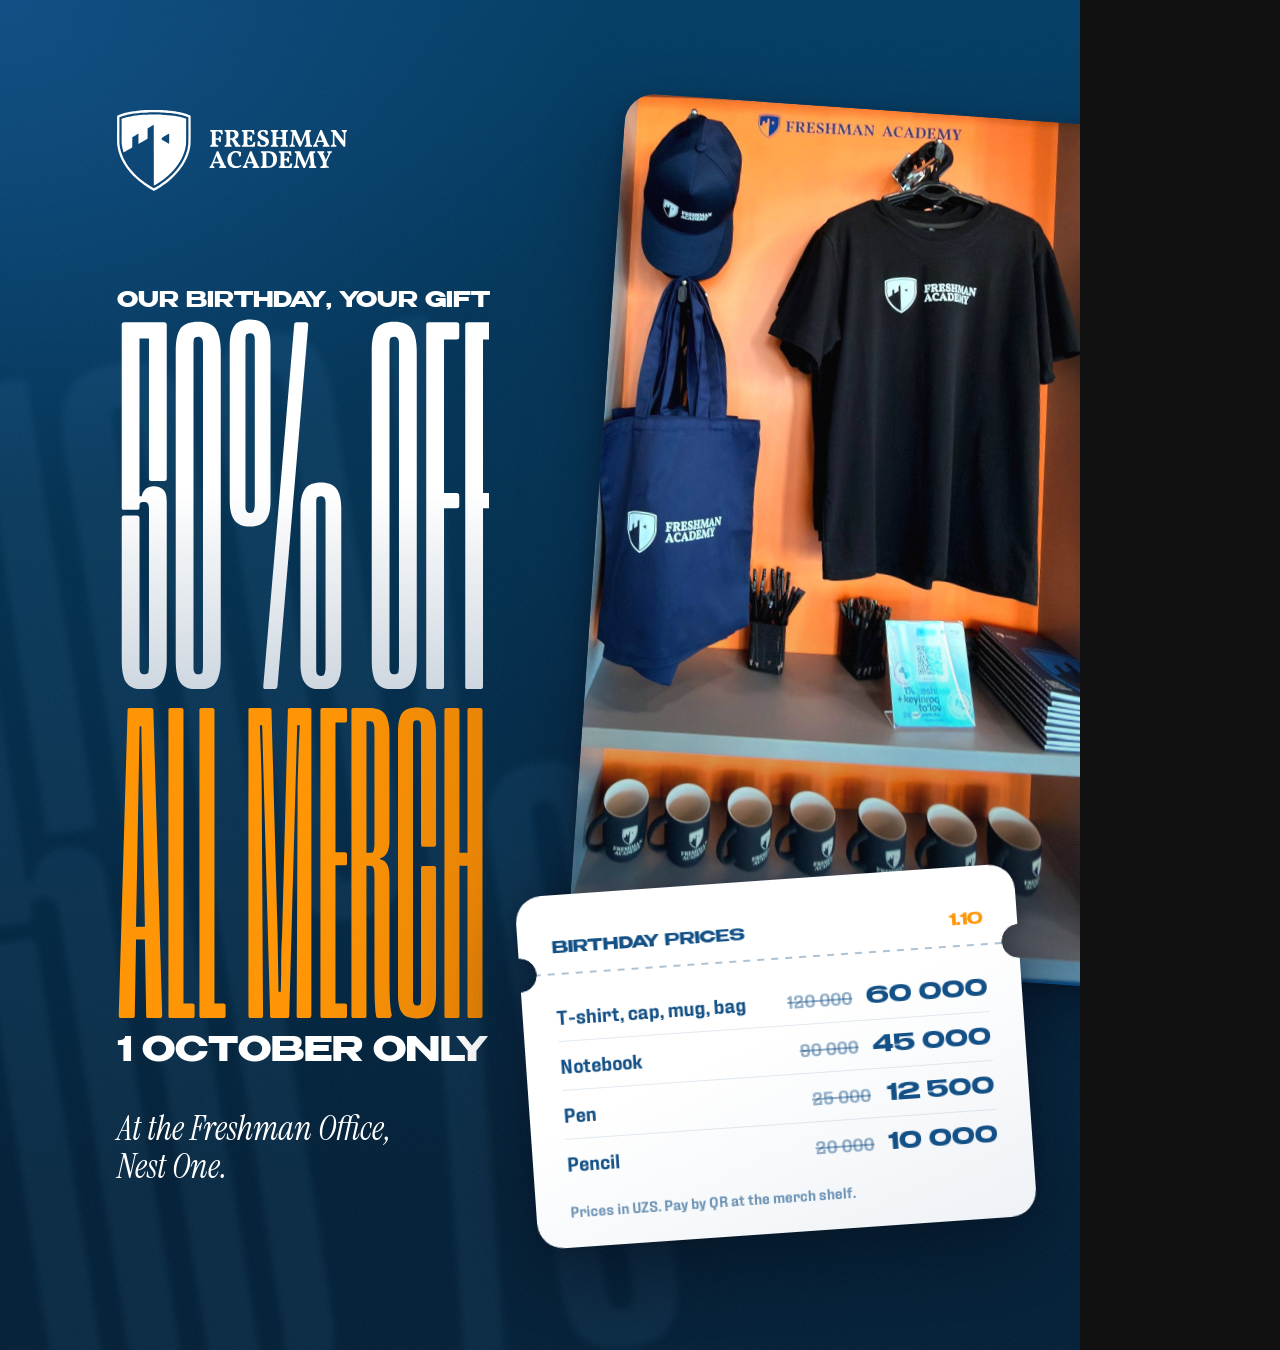
<file: poster/merch-sale.html>
<!doctype html>
<html lang="en">
<head>
<meta charset="utf-8">
<title>Freshman Birthday · 50% off merch · 1080×1350</title>
<link rel="stylesheet" href="../style.css">
<style>
  html, body { margin: 0; background: #111; }
  .poster {
    position: relative; width: 1080px; height: 1350px; overflow: hidden;
    background:
      radial-gradient(90% 60% at 0% 0%, rgba(13, 76, 131, .95), transparent 62%),
      radial-gradient(60% 45% at 90% 40%, rgba(13, 76, 131, .55), transparent 70%),
      linear-gradient(180deg, var(--deep), var(--night) 88%);
  }
  .poster.grain::after { opacity: .085; z-index: 9; }
  .ghost { position: absolute; left: -60px; top: 120px; font: 400 1500px/.8 var(--f-display); color: rgba(120, 180, 235, .07); transform: rotate(-9deg); filter: blur(3px); white-space: nowrap; }
  .logo { position: absolute; left: 117px; top: 110px; width: 230px; color: #fff; }

  .left { position: absolute; left: 117px; top: 292px; }
  .left .stack { --stack-w: 372px; }

  /* the real shelf, as the "object" of the composition (like the phone / pass in other posts) */
  .photo {
    position: absolute; left: 596px; top: 110px; width: 540px; height: 860px;
    border-radius: 30px; overflow: hidden; transform: rotate(4deg);
    box-shadow: 0 40px 70px rgba(0, 10, 25, .55), 0 6px 14px rgba(0, 10, 25, .35);
  }
  .photo img { width: 100%; height: 100%; object-fit: cover; object-position: 50% 30%; display: block; }
  .photo::after { content: ""; position: absolute; inset: 0; background: linear-gradient(180deg, transparent 60%, rgba(0, 20, 40, .35)); }

  /* price tag — same card language as the guest pass */
  .tag-wrap { position: absolute; left: 526px; top: 880px; transform: rotate(-4deg); filter: drop-shadow(0 30px 40px rgba(0, 10, 25, .5)) drop-shadow(0 4px 8px rgba(0, 10, 25, .3)); }
  .tag {
    width: 500px; padding: 30px 34px 26px; border-radius: 26px;
    background: linear-gradient(160deg, #fff 45%, #eef2f6); color: var(--blue);
    -webkit-mask: radial-gradient(circle 17px at 0 78px, #0000 97%, #000 100%), radial-gradient(circle 17px at 100% 78px, #0000 97%, #000 100%);
    -webkit-mask-composite: source-in;
    mask: radial-gradient(circle 17px at 0 78px, #0000 97%, #000 100%), radial-gradient(circle 17px at 100% 78px, #0000 97%, #000 100%);
    mask-composite: intersect;
  }
  .tag__head { display: flex; justify-content: space-between; align-items: center; height: 48px; font: 700 16px/1 var(--f-label); text-transform: uppercase; }
  .tag__head span:last-child { color: var(--orange); }
  .tag__perf { height: 2px; margin: 0 -34px 18px; background: linear-gradient(90deg, rgba(13, 76, 131, .35) 50%, transparent 0) 0 0 / 14px 2px repeat-x; }
  .row { display: grid; grid-template-columns: 1fr auto auto; align-items: baseline; gap: 14px; padding: 11px 0; border-bottom: 1px solid rgba(13, 76, 131, .12); }
  .row:last-of-type { border-bottom: 0; }
  .row__item { font: 600 20px/1.2 var(--f-sans); white-space: nowrap; }
  .row__old { font: 600 18px/1 var(--f-sans); color: rgba(13, 76, 131, .45); text-decoration: line-through; text-decoration-thickness: 2px; }
  .row__new { font: 700 23px/1 var(--f-label); color: var(--blue); min-width: 110px; text-align: right; }
  .tag__foot { margin: 14px 0 0; font: 600 15px/1.3 var(--f-sans); color: rgba(13, 76, 131, .6); }

  .where { margin: 40px 0 0; width: 372px; font: italic 400 34px/1.12 var(--f-serif); color: #fff; }

  /* ---------- Stories version: merch-sale.html?story ---------- */
  .is-story .poster { height: 1920px; }
  .is-story .ghost { top: 360px; font-size: 1900px; }
  .is-story .logo { left: 100px; top: 250px; width: 250px; }
  .is-story .left { left: 100px; top: 420px; }
  .is-story .left .stack { --stack-w: 400px; }
  .is-story .where { display: none; }
  .is-story .photo { left: 566px; top: 360px; width: 560px; height: 980px; }
  .is-story .tag-wrap { left: 150px; top: 1330px; transform: rotate(-3deg); }
  .is-story .tag { width: 780px; padding: 34px 42px 30px; }
  .is-story .tag__perf { margin: 0 -42px 20px; }
  .is-story .row__item { font-size: 26px; }
  .is-story .row__old { font-size: 22px; }
  .is-story .row__new { font-size: 30px; min-width: 150px; }
  .is-story .tag__head { font-size: 19px; }
  .is-story .tag__foot { font-size: 18px; }
  .story-only { display: none; }
  .is-story .story-only { display: inline; }
</style>
</head>
<body>
<svg width="0" height="0" style="position:absolute" aria-hidden="true" focusable="false"><symbol id="lockup" viewBox="0 0 3992 1404"><g transform="translate(0.000000,1404.000000) scale(0.100000,-0.100000)" fill="currentColor" stroke="none"> <path d="M5760 14036 c-3 -3 -172 -10 -375 -16 -632 -19 -1011 -42 -1645 -100 -213 -19 -616 -67 -847 -100 -40 -5 -103 -14 -140 -19 -38 -6 -96 -15 -130 -20 -77 -13 -164 -28 -240 -41 -32 -5 -85 -14 -118 -21 -33 -6 -80 -15 -105 -19 -41 -7 -75 -14 -205 -40 -40 -8 -120 -25 -185 -40 -19 -4 -60 -13 -90 -20 -318 -69 -730 -189 -1025 -298 -122 -45 -134 -50 -247 -101 -26 -11 -52 -21 -58 -21 -6 0 -18 -4 -28 -10 -32 -17 -106 -50 -114 -50 -5 0 -30 -10 -56 -21 -26 -12 -66 -30 -89 -40 l-43 -19 -2 -2208 c-3 -2392 -2 -2551 12 -2689 31 -295 32 -301 61 -486 12 -76 43 -244 58 -312 5 -22 15 -67 22 -100 7 -33 28 -121 46 -195 33 -128 39 -152 63 -235 6 -19 15 -51 20 -70 6 -19 14 -50 19 -67 16 -57 62 -201 87 -273 14 -38 32 -90 40 -115 8 -25 19 -54 24 -65 4 -11 18 -47 30 -80 12 -33 26 -70 31 -82 5 -13 14 -34 19 -48 6 -14 15 -37 21 -52 7 -16 15 -37 19 -48 5 -11 15 -37 24 -57 9 -21 22 -53 30 -70 7 -18 23 -53 33 -78 11 -25 29 -65 39 -90 26 -60 264 -538 309 -620 371 -666 745 -1202 1244 -1784 635 -739 1458 -1482 2311 -2085 58 -41 134 -96 170 -121 82 -59 463 -313 550 -367 36 -22 103 -64 150 -93 101 -64 302 -186 348 -212 69 -39 99 -56 152 -88 30 -18 80 -46 110 -63 30 -17 67 -38 82 -49 14 -10 29 -18 32 -18 4 0 36 -18 72 -40 36 -22 68 -40 71 -40 3 0 18 -9 34 -21 20 -14 34 -18 42 -11 7 5 113 60 237 123 124 62 262 135 308 161 46 26 85 48 87 48 2 0 33 18 70 41 37 22 83 49 101 60 19 10 49 28 68 38 19 11 59 35 88 54 29 19 136 87 238 152 155 98 340 223 600 407 118 83 412 306 565 427 1119 891 2012 1857 2668 2884 111 173 257 413 257 422 0 3 11 22 24 43 53 82 327 617 380 742 11 25 30 70 44 100 13 30 30 69 37 85 7 17 22 51 34 77 11 26 21 51 21 56 0 5 9 27 20 50 11 22 20 46 20 52 0 5 4 18 9 28 12 23 25 57 49 122 11 30 28 75 37 99 17 46 91 271 124 376 40 132 102 363 131 490 6 28 15 66 21 85 12 45 58 277 70 355 92 574 89 480 89 3135 -1 2176 -2 2315 -18 2325 -9 5 -53 25 -97 42 -44 18 -89 37 -100 42 -50 23 -95 41 -160 67 -38 15 -74 31 -79 35 -6 5 -16 9 -23 9 -7 0 -32 8 -56 19 -23 10 -67 28 -97 39 -30 11 -75 28 -100 37 -50 19 -148 51 -260 85 -41 12 -86 26 -100 31 -24 8 -45 14 -220 60 -41 11 -91 25 -110 30 -19 5 -55 14 -80 20 -25 5 -61 14 -80 18 -70 18 -226 53 -265 61 -22 4 -98 19 -170 34 -212 42 -206 41 -415 76 -33 6 -86 14 -117 20 -74 12 -169 26 -260 40 -40 5 -103 14 -140 20 -93 13 -245 32 -488 60 -105 12 -252 27 -395 40 -63 5 -140 12 -170 15 -272 26 -859 59 -1310 76 -312 11 -1712 24 -1720 15z m1695 -415 c629 -22 1332 -70 1780 -120 215 -25 274 -32 348 -41 42 -6 110 -14 150 -19 92 -12 204 -28 287 -41 36 -6 92 -15 125 -20 76 -12 164 -26 235 -39 30 -5 71 -13 90 -16 19 -3 58 -10 85 -15 177 -34 265 -52 300 -60 22 -5 60 -13 85 -19 63 -14 221 -51 245 -57 11 -3 36 -9 55 -14 39 -9 176 -46 228 -61 33 -9 85 -24 137 -39 166 -46 466 -153 635 -227 19 -8 44 -19 55 -23 11 -4 37 -15 57 -24 l38 -17 2 -2097 c3 -2012 0 -2325 -23 -2547 -15 -145 -44 -366 -59 -445 -5 -25 -14 -74 -20 -110 -11 -65 -19 -102 -39 -192 -6 -27 -15 -67 -20 -90 -18 -81 -53 -223 -62 -253 -5 -16 -23 -79 -40 -140 -17 -60 -35 -123 -40 -140 -29 -92 -100 -308 -114 -346 -9 -24 -30 -80 -47 -124 -16 -44 -34 -90 -39 -102 -20 -50 -29 -74 -38 -95 -18 -47 -47 -116 -83 -198 -14 -30 -33 -75 -44 -100 -29 -69 -260 -533 -298 -598 -18 -31 -45 -77 -58 -102 -53 -95 -115 -200 -228 -385 -57 -92 -205 -314 -294 -440 -734 -1036 -1723 -2008 -2911 -2861 -141 -102 -590 -404 -675 -454 -25 -15 -83 -51 -130 -80 -47 -29 -99 -61 -116 -70 -17 -10 -62 -37 -99 -59 -37 -23 -68 -41 -70 -41 -2 0 -41 -22 -87 -48 -46 -26 -147 -80 -225 -120 l-141 -72 -159 91 c-87 50 -174 100 -193 111 -19 11 -47 29 -62 39 -14 11 -29 19 -33 19 -3 0 -26 13 -50 30 -24 16 -46 30 -49 30 -4 0 -30 15 -59 34 -28 18 -101 64 -162 101 -171 105 -612 400 -795 531 -992 710 -1814 1474 -2490 2314 -261 324 -563 756 -766 1095 -88 145 -112 188 -189 325 -45 82 -283 560 -309 620 -10 25 -28 65 -39 90 -10 25 -26 61 -34 80 -8 19 -21 48 -29 64 -8 16 -14 33 -14 38 0 4 -8 27 -19 51 -17 37 -34 82 -96 246 -36 98 -146 438 -176 546 -6 22 -15 51 -19 65 -11 34 -71 283 -101 418 -22 102 -28 131 -39 197 -6 39 -15 93 -20 120 -18 104 -29 183 -39 275 -6 52 -15 136 -21 185 -13 118 -12 69 -11 2500 l1 2100 63 24 c34 13 82 33 107 43 25 11 54 23 65 28 27 10 65 25 95 38 161 67 471 163 775 242 173 44 192 48 335 79 52 12 118 26 145 32 206 46 633 120 915 159 36 5 101 14 145 20 684 94 1470 155 2350 180 215 6 395 13 400 15 17 8 1343 -4 1640 -14z"/> <path d="M5419 13236 c-3 -3 -133 -10 -289 -16 -157 -6 -357 -15 -445 -20 -305 -17 -768 -54 -1010 -80 -55 -6 -136 -15 -180 -20 -152 -16 -190 -21 -255 -30 -36 -5 -105 -14 -155 -20 -49 -6 -115 -15 -145 -20 -30 -5 -91 -14 -135 -20 -44 -6 -100 -15 -125 -20 -25 -5 -79 -14 -120 -20 -90 -14 -221 -39 -435 -82 -103 -21 -297 -63 -355 -78 -55 -14 -162 -41 -200 -50 -19 -5 -51 -13 -70 -19 -58 -16 -103 -29 -140 -40 -173 -48 -470 -150 -525 -181 l-30 -17 -3 -1999 c-4 -1975 -2 -2117 29 -2404 14 -135 40 -317 59 -415 6 -27 19 -97 30 -155 11 -58 25 -121 30 -140 5 -19 19 -75 31 -125 19 -81 35 -142 71 -270 6 -22 19 -65 28 -95 10 -30 30 -94 45 -142 15 -49 30 -88 34 -88 5 0 53 27 199 111 17 11 49 28 70 40 20 12 42 25 47 29 6 4 35 21 65 37 30 17 111 63 180 103 137 79 174 101 223 129 17 10 56 32 85 50 29 17 55 31 57 31 2 0 40 23 85 50 45 28 83 50 85 50 2 0 28 14 57 31 29 18 68 40 86 50 17 11 47 27 65 38 17 10 56 32 85 50 29 17 56 31 61 31 4 0 15 8 24 18 15 17 17 98 19 913 l3 894 70 42 c39 24 81 49 95 56 14 8 41 23 60 34 100 59 328 190 382 222 18 10 57 32 86 50 29 17 55 31 57 31 2 0 40 23 85 50 45 28 83 50 86 50 2 0 34 18 70 40 36 22 68 40 70 40 2 0 4 -400 4 -890 0 -762 2 -890 14 -890 8 0 54 23 103 51 91 53 130 76 186 108 17 10 56 32 85 50 29 17 55 31 57 31 2 0 40 23 85 50 45 28 83 50 85 50 2 0 28 14 57 31 29 18 68 40 86 50 17 11 47 27 65 38 17 10 56 32 85 50 29 17 55 31 57 31 2 0 40 23 85 50 45 28 83 50 85 50 2 0 28 14 57 31 29 18 68 40 86 50 17 11 47 27 65 38 17 10 56 32 85 50 29 17 55 31 57 31 2 0 26 14 52 30 l48 31 5 901 c4 787 7 902 20 909 8 5 52 31 98 59 46 27 85 50 87 50 2 0 28 14 57 31 29 18 68 40 86 50 48 28 85 50 222 129 69 40 150 86 180 103 30 16 60 33 65 37 6 4 27 17 48 29 60 34 99 56 154 89 28 17 54 28 57 25 3 -4 6 -2381 6 -5283 0 -2902 3 -5280 6 -5283 7 -7 125 54 272 142 29 17 55 31 58 31 3 0 25 14 49 30 24 17 47 30 50 30 4 0 19 8 33 19 15 10 43 28 62 39 70 39 261 163 451 290 732 492 1334 983 1942 1582 660 650 1183 1308 1619 2040 45 75 76 130 142 250 74 132 297 588 342 695 9 22 27 64 40 93 13 29 24 56 24 60 0 5 9 27 20 50 11 22 20 46 20 52 0 5 4 18 9 28 12 23 25 57 49 122 11 30 28 75 37 99 27 74 107 324 135 421 7 25 16 56 20 70 4 14 12 43 18 65 6 22 16 60 22 85 16 62 27 107 39 163 6 26 15 66 21 90 9 40 19 91 39 194 9 47 21 120 40 246 6 34 15 105 20 157 6 52 15 136 21 186 6 60 10 807 10 2182 l0 2091 -32 14 c-18 8 -58 24 -88 35 -30 11 -75 28 -100 37 -55 20 -107 38 -180 60 -30 9 -84 26 -120 37 -70 21 -136 39 -325 88 -132 34 -156 39 -295 69 -52 12 -117 26 -145 32 -58 13 -117 25 -195 39 -30 5 -80 15 -110 20 -30 6 -81 15 -112 20 -97 16 -175 29 -240 41 -35 5 -93 14 -130 20 -38 5 -101 14 -140 19 -581 83 -1247 141 -2073 181 -225 11 -2286 24 -2296 15z m3639 -4177 c1 -481 0 -880 -3 -887 -5 -13 -11 -10 -123 57 -29 17 -55 31 -57 31 -2 0 -40 23 -85 50 -45 28 -83 50 -85 50 -2 0 -28 14 -57 31 -29 18 -68 40 -85 50 -49 28 -86 50 -223 129 -69 40 -150 86 -180 103 -30 16 -66 38 -80 47 -14 9 -32 20 -40 23 -8 4 -36 19 -61 34 -25 16 -85 50 -132 77 l-87 50 0 146 0 146 83 49 c45 28 98 58 117 68 19 11 45 25 57 33 12 7 38 23 57 34 44 24 67 38 226 130 146 84 177 103 225 130 19 11 51 29 70 40 48 27 79 46 225 130 69 40 141 81 160 92 19 11 39 24 45 29 5 5 14 8 20 6 7 -3 11 -285 13 -878z"/> <path d="M25175 10581 c-253 -29 -471 -139 -605 -304 -65 -80 -104 -158 -138 -277 -21 -73 -23 -382 -4 -455 47 -172 114 -287 240 -407 134 -128 239 -191 597 -358 246 -115 359 -184 436 -267 53 -57 65 -76 85 -141 29 -99 9 -207 -57 -294 -80 -107 -205 -158 -389 -158 -295 0 -446 113 -509 380 -21 93 -30 147 -36 223 l-7 77 -77 0 c-71 0 -234 -20 -288 -36 -22 -6 -23 -11 -23 -118 0 -118 -14 -319 -31 -426 -20 -134 -22 -128 51 -166 94 -48 198 -94 215 -94 7 0 16 -4 19 -9 3 -5 16 -11 28 -14 13 -3 55 -15 93 -26 178 -55 296 -70 535 -70 193 -1 300 9 410 38 411 105 660 412 660 812 0 50 -5 111 -10 137 -6 26 -16 70 -22 97 -35 162 -185 349 -383 480 -129 85 -185 114 -420 225 -285 134 -347 168 -448 248 -64 51 -120 124 -147 190 -7 19 -13 72 -13 125 0 74 5 101 23 139 82 175 373 243 585 137 124 -62 217 -243 260 -503 l6 -39 107 7 c102 7 173 21 236 45 l28 11 -6 88 c-3 48 -9 187 -12 310 l-7 223 -58 29 c-50 26 -135 57 -244 89 -16 5 -59 14 -95 21 -36 6 -85 16 -109 21 -58 13 -387 20 -476 10z"/> <path d="M35326 10566 c-37 -12 -40 -16 -82 -122 -24 -60 -48 -118 -53 -129 -9 -22 -26 -63 -40 -97 -5 -13 -18 -44 -30 -70 -12 -26 -21 -52 -21 -56 0 -5 -6 -22 -14 -38 -8 -16 -42 -99 -76 -184 -34 -85 -69 -171 -77 -190 -8 -19 -18 -44 -23 -55 -12 -31 -26 -66 -49 -117 -12 -26 -21 -52 -21 -56 0 -5 -6 -22 -14 -38 -8 -16 -47 -110 -86 -209 -39 -99 -79 -196 -87 -215 -18 -43 -33 -78 -44 -107 -17 -45 -27 -69 -48 -115 -12 -26 -21 -52 -21 -56 0 -5 -6 -22 -14 -38 -8 -16 -38 -87 -66 -159 -29 -71 -60 -149 -71 -172 -10 -24 -28 -64 -40 -90 -87 -199 -147 -280 -232 -311 -33 -12 -56 -28 -64 -43 -15 -32 -33 -134 -33 -190 l0 -44 420 0 420 -1 0 66 c-1 36 -6 92 -13 125 l-13 60 -64 22 c-110 37 -151 109 -135 231 9 64 43 167 83 252 l17 35 95 7 c185 13 925 26 936 17 7 -5 18 -24 25 -42 7 -18 25 -60 41 -95 15 -34 28 -65 28 -67 0 -3 8 -24 19 -48 38 -86 41 -99 41 -156 0 -47 -4 -61 -22 -78 -29 -26 -82 -53 -105 -53 -10 -1 -29 -7 -43 -14 -30 -17 -49 -90 -50 -191 l0 -70 600 0 600 0 0 89 c0 49 -5 106 -11 127 -10 33 -19 41 -66 60 -84 34 -128 92 -231 302 -49 100 -96 198 -105 217 -20 47 -50 115 -116 263 -11 26 -30 67 -41 92 -11 25 -29 65 -40 90 -11 25 -28 64 -39 88 -10 23 -28 62 -39 87 -11 25 -29 65 -40 90 -48 108 -66 148 -87 195 -32 71 -85 190 -126 283 -11 23 -27 61 -38 85 -10 23 -28 63 -40 90 -11 26 -30 67 -41 92 -11 25 -28 64 -39 88 -24 54 -53 119 -80 180 -11 26 -29 66 -40 90 -20 44 -44 99 -92 207 -16 36 -33 72 -38 80 -11 19 -169 24 -225 6z m-57 -883 c19 -60 37 -112 40 -118 4 -5 13 -28 20 -50 8 -22 23 -60 34 -85 10 -25 26 -60 33 -77 8 -18 21 -49 29 -68 8 -19 22 -51 30 -70 8 -19 22 -52 31 -72 9 -21 22 -51 29 -68 7 -16 25 -56 39 -88 14 -32 26 -60 26 -62 0 -6 58 -135 70 -157 6 -10 10 -22 10 -28 0 -7 -140 -10 -410 -10 -270 0 -410 3 -410 10 0 6 4 18 9 28 5 9 24 55 41 102 38 101 44 117 58 150 5 14 25 63 42 110 18 47 41 104 51 127 11 24 19 47 19 53 0 6 4 18 9 28 5 9 19 44 31 77 12 33 26 69 30 80 12 27 43 124 71 218 12 42 25 77 29 77 3 0 21 -48 39 -107z"/> <path d="M19258 10563 l-578 -3 0 -50 c0 -66 22 -193 35 -202 5 -4 24 -8 42 -8 87 0 191 -70 208 -139 32 -130 34 -211 34 -1041 0 -990 -3 -1037 -78 -1122 -29 -34 -51 -43 -160 -70 l-55 -13 -12 -55 c-7 -30 -13 -86 -14 -125 l0 -70 611 0 611 -1 -4 119 c-3 134 -7 140 -81 153 -91 15 -143 76 -163 189 -5 28 -9 208 -9 400 l0 350 105 -2 105 -2 68 -68 c137 -134 211 -251 347 -548 48 -104 75 -164 100 -220 40 -90 104 -227 145 -310 47 -94 46 -94 195 -76 52 6 226 15 385 19 l290 7 13 50 c7 28 15 85 19 127 5 62 3 78 -8 82 -8 2 -45 9 -84 16 -74 14 -142 46 -188 89 -38 34 -140 191 -204 311 -171 321 -301 500 -424 586 -21 15 -39 30 -39 33 0 4 17 13 38 20 113 38 247 110 321 171 172 144 262 332 276 575 10 177 -10 282 -77 415 -93 185 -291 326 -533 379 -33 7 -76 18 -95 23 -45 12 -419 15 -1142 11z m809 -278 c92 -24 164 -64 223 -125 102 -105 149 -237 149 -420 0 -112 -13 -186 -48 -265 -62 -141 -204 -257 -371 -303 -93 -26 -166 -34 -260 -30 -56 3 -105 9 -111 15 -6 6 -8 219 -7 563 l3 553 45 12 c68 18 307 18 377 0z"/> <path d="M16174 10468 c9 -118 23 -168 47 -168 35 0 131 -30 165 -51 40 -24 63 -64 81 -134 18 -75 18 -1918 -1 -1995 -28 -116 -74 -161 -192 -186 -37 -7 -72 -18 -77 -23 -10 -10 -26 -130 -27 -201 l0 -45 705 0 705 0 0 67 c0 64 -17 165 -30 180 -3 5 -33 13 -65 18 -172 30 -246 70 -300 165 -46 81 -50 120 -50 455 l0 315 179 -3 c197 -2 258 -14 323 -61 54 -39 88 -114 100 -219 3 -25 12 -46 22 -51 27 -14 173 -33 226 -30 47 4 50 6 47 29 -9 84 -12 734 -4 830 5 63 6 119 2 123 -9 10 -192 -5 -250 -20 -34 -8 -35 -10 -50 -88 -35 -174 -81 -215 -270 -244 -47 -7 -139 -11 -205 -9 l-120 3 -3 588 -2 589 247 -4 c268 -5 315 -12 423 -66 67 -33 168 -131 197 -192 28 -58 52 -131 67 -200 l11 -55 48 -3 c83 -5 288 52 273 76 -20 32 -62 340 -83 602 l-8 95 -1069 3 -1069 2 7 -92z"/> <path d="M21669 10556 c-7 -7 15 -229 24 -243 5 -7 19 -13 32 -13 13 0 34 -4 47 -9 13 -5 41 -14 63 -21 46 -14 80 -43 102 -85 41 -78 42 -103 43 -1060 0 -929 -2 -982 -36 -1070 -25 -66 -80 -103 -187 -125 -44 -9 -60 -17 -67 -33 -10 -23 -29 -225 -22 -232 2 -2 504 -2 1115 1 l1112 4 12 42 c6 24 12 60 12 80 1 20 5 59 10 85 5 26 14 80 20 118 17 101 31 168 57 272 13 50 24 96 24 101 0 27 -176 103 -273 117 l-44 7 -17 -54 c-58 -181 -153 -335 -244 -396 -123 -81 -209 -102 -426 -102 -187 0 -264 19 -316 77 -75 82 -93 219 -88 658 l3 300 135 3 c182 4 281 -24 334 -93 28 -36 66 -144 66 -186 0 -15 6 -34 14 -42 18 -17 165 -40 231 -35 l50 3 -5 105 c-3 58 -5 231 -5 385 0 154 2 327 5 385 l5 105 -95 -3 c-52 -2 -119 -10 -147 -19 -47 -13 -53 -18 -53 -41 -1 -30 -22 -123 -38 -163 -13 -31 -72 -85 -115 -102 -52 -22 -195 -39 -292 -35 l-90 3 0 525 0 525 205 3 c212 3 299 -5 393 -39 114 -41 212 -124 256 -215 13 -27 27 -56 31 -64 4 -8 13 -40 20 -70 7 -30 17 -72 22 -92 l9 -38 57 0 c67 1 149 19 216 49 38 16 47 24 41 38 -25 66 -69 419 -85 686 0 7 -2113 10 -2121 3z"/> <path d="M26700 10518 c0 -49 24 -190 34 -207 4 -6 17 -11 28 -11 57 0 165 -48 193 -84 62 -85 64 -125 64 -1106 0 -905 -3 -988 -44 -1073 -26 -55 -77 -86 -177 -107 -32 -6 -60 -15 -63 -20 -8 -13 -35 -172 -35 -210 l0 -35 636 1 c349 1 638 4 641 7 2 3 -1 56 -8 117 -14 126 -19 132 -99 145 -62 10 -127 42 -149 74 -53 77 -61 153 -61 594 0 213 1 387 3 388 18 7 363 20 660 25 l377 6 0 -432 c0 -290 -4 -446 -11 -474 -34 -123 -73 -158 -212 -187 -54 -12 -58 -14 -66 -48 -5 -20 -12 -76 -15 -126 l-6 -90 635 0 635 0 0 63 c0 34 -5 91 -12 126 l-12 64 -61 13 c-119 25 -160 52 -191 124 -40 95 -44 194 -43 1065 0 1005 3 1038 92 1117 34 30 108 58 171 65 27 3 31 8 42 58 7 30 13 88 14 128 l0 72 -636 0 -635 0 6 -87 c8 -123 22 -173 48 -173 68 0 181 -52 208 -97 45 -72 49 -115 49 -525 l0 -388 -520 0 -520 0 0 363 c0 406 8 481 57 550 15 22 42 48 58 56 33 18 114 41 145 41 11 0 23 8 29 18 12 23 35 207 28 227 -6 13 -80 15 -642 15 l-635 0 0 -42z"/> <path d="M30127 10553 c-8 -13 13 -215 24 -235 7 -13 22 -18 57 -18 72 -1 151 -37 183 -84 52 -77 57 -152 30 -451 -5 -55 -14 -154 -20 -220 -14 -156 -22 -246 -61 -670 -5 -55 -14 -152 -19 -215 -28 -326 -50 -440 -106 -565 -42 -93 -97 -136 -211 -165 -38 -9 -42 -14 -52 -53 -6 -23 -13 -80 -16 -127 l-6 -85 475 0 475 0 0 77 c0 42 -5 99 -12 126 -11 49 -13 51 -57 62 -144 37 -194 84 -221 210 -14 62 -8 362 9 520 6 52 15 142 21 200 6 58 15 146 20 195 5 50 14 137 20 195 6 58 15 148 20 200 5 52 13 132 16 178 4 45 10 82 13 82 3 0 12 -15 20 -32 8 -18 24 -55 36 -83 13 -27 33 -72 45 -100 12 -27 33 -74 46 -102 13 -29 35 -77 48 -105 13 -29 33 -74 45 -100 11 -27 31 -69 42 -95 12 -27 32 -72 45 -100 13 -29 35 -77 48 -105 13 -29 33 -74 45 -100 11 -27 31 -69 42 -95 12 -27 30 -67 40 -90 60 -136 58 -130 132 -293 13 -30 34 -76 46 -102 11 -27 31 -69 42 -95 12 -27 31 -70 44 -98 12 -27 33 -72 45 -100 12 -27 35 -77 50 -110 15 -33 38 -84 50 -112 l24 -53 79 0 c76 0 149 13 173 32 6 5 19 30 29 56 10 26 27 67 37 92 11 25 24 55 29 68 5 12 14 33 19 47 6 14 15 37 21 53 7 15 16 37 20 50 5 12 14 34 20 50 7 15 16 37 20 50 5 12 14 33 19 47 6 14 14 35 19 48 13 34 27 67 50 119 12 26 21 51 21 56 0 5 9 27 20 50 11 22 20 45 20 50 0 4 9 27 20 50 11 22 20 45 20 50 0 4 9 27 20 50 11 22 20 45 20 50 0 4 9 27 20 50 11 22 20 45 20 50 0 5 6 22 14 38 8 16 78 189 156 384 78 195 148 369 155 385 7 17 18 45 25 63 24 63 26 56 50 -188 5 -52 14 -138 20 -190 6 -52 15 -138 20 -190 6 -52 14 -135 20 -185 5 -49 14 -135 20 -190 6 -55 15 -140 21 -190 18 -154 23 -443 8 -487 -18 -56 -101 -118 -158 -118 -35 0 -89 -21 -96 -37 -9 -25 -35 -227 -29 -232 3 -3 290 -5 639 -6 l635 0 0 77 c0 108 -18 178 -48 189 -13 5 -33 9 -45 9 -38 1 -111 45 -143 87 -64 84 -81 169 -134 703 -5 55 -14 145 -20 200 -5 55 -14 145 -20 200 -5 55 -14 145 -20 200 -5 55 -15 146 -20 203 -6 56 -15 143 -21 193 -6 51 -11 159 -12 240 0 142 1 152 27 206 37 79 118 128 212 128 40 0 42 1 52 43 6 23 14 81 17 130 l7 87 -474 0 -474 0 -13 -37 c-7 -21 -16 -47 -21 -58 -4 -11 -22 -57 -39 -102 -17 -46 -44 -119 -61 -163 -81 -216 -92 -246 -100 -265 -4 -11 -22 -57 -39 -102 -17 -46 -45 -120 -62 -165 -17 -46 -35 -92 -39 -103 -4 -11 -18 -47 -30 -80 -12 -33 -26 -69 -30 -80 -11 -28 -68 -179 -92 -245 -11 -30 -24 -65 -29 -77 -5 -13 -13 -33 -18 -45 -5 -13 -19 -50 -31 -83 -12 -33 -26 -69 -30 -80 -8 -19 -26 -68 -99 -262 -16 -43 -32 -86 -35 -97 -9 -25 -28 -8 -45 41 -13 36 -25 63 -85 196 -14 32 -26 60 -26 62 0 2 -11 28 -24 57 -30 68 -64 144 -82 186 -8 17 -20 47 -28 65 -8 17 -24 55 -36 82 -60 134 -77 173 -105 240 -16 37 -49 112 -81 183 -13 29 -24 55 -24 57 0 2 -11 28 -24 57 -35 77 -60 133 -96 218 -18 41 -41 95 -52 120 -22 49 -43 99 -63 145 -7 17 -23 53 -35 80 -47 106 -63 141 -77 175 -8 19 -20 45 -26 58 l-10 22 -463 0 c-255 0 -465 -3 -467 -7z"/> <path d="M37123 10544 c-5 -14 13 -198 23 -231 2 -7 16 -13 31 -13 51 -1 144 -28 182 -53 20 -14 54 -50 75 -80 l38 -56 -5 -918 c-6 -921 -8 -987 -42 -1078 -39 -107 -92 -153 -211 -183 l-68 -17 -13 -65 c-8 -36 -12 -92 -11 -125 l3 -59 478 -1 477 0 0 96 c0 53 -5 110 -11 127 -9 27 -17 32 -67 43 -103 22 -163 64 -198 137 -54 114 -63 263 -64 1020 0 358 3 652 8 651 4 0 17 -12 28 -27 20 -25 902 -1199 1357 -1804 l201 -268 82 0 c82 0 178 16 201 32 9 7 13 293 16 1171 5 1210 4 1184 44 1307 25 76 75 121 162 143 l55 14 13 54 c6 30 12 87 13 127 l0 72 -460 0 -460 0 1 -57 c0 -32 6 -89 13 -128 11 -67 13 -70 42 -73 61 -7 136 -35 176 -65 71 -55 95 -119 117 -313 13 -106 15 -1224 3 -1224 -4 0 -62 73 -128 163 -354 476 -523 703 -667 897 -88 118 -217 291 -286 385 -69 93 -167 224 -216 290 l-90 120 -418 3 c-377 2 -418 1 -424 -14z"/> <path d="M20440 6904 c-119 -10 -334 -65 -440 -111 -69 -30 -86 -39 -165 -84 -247 -141 -438 -360 -558 -639 -87 -201 -131 -514 -108 -761 18 -192 28 -244 81 -414 107 -341 344 -626 650 -783 52 -27 111 -55 130 -61 19 -7 44 -17 55 -21 40 -16 151 -43 241 -59 77 -14 456 -14 526 0 126 25 157 32 218 50 135 42 302 125 435 217 94 65 100 71 98 102 -2 39 -37 110 -69 141 l-22 21 -102 -51 c-112 -57 -268 -112 -387 -137 -121 -26 -364 -23 -466 5 -157 43 -252 98 -365 209 -162 160 -274 396 -322 677 -6 39 -16 94 -21 124 -21 124 -8 440 26 596 30 141 56 216 113 327 101 197 256 326 457 380 66 17 316 17 370 -1 161 -52 251 -143 312 -316 14 -37 30 -130 38 -210 3 -33 9 -75 12 -92 l5 -33 77 0 c75 0 131 9 202 31 l36 11 7 92 c3 50 8 152 12 226 3 74 9 158 14 185 18 100 22 175 11 175 -6 0 -39 13 -74 29 -108 50 -307 113 -442 140 -27 6 -72 15 -99 21 -49 11 -404 21 -486 14z"/> <path d="M17371 6886 c-25 -6 -46 -18 -49 -26 -2 -8 -12 -34 -23 -57 -10 -24 -19 -46 -19 -51 0 -5 -9 -27 -20 -50 -11 -22 -20 -45 -20 -50 0 -5 -6 -22 -14 -38 -8 -16 -42 -99 -76 -184 -34 -85 -69 -171 -77 -190 -8 -19 -19 -45 -24 -57 -5 -13 -13 -33 -18 -45 -5 -13 -18 -44 -30 -70 -12 -26 -21 -52 -21 -56 0 -5 -6 -22 -14 -38 -8 -16 -42 -99 -76 -184 -34 -85 -69 -171 -77 -190 -18 -42 -33 -78 -43 -105 -5 -11 -17 -41 -29 -67 -12 -26 -21 -51 -21 -56 0 -5 -9 -27 -20 -50 -11 -22 -20 -45 -20 -50 0 -5 -6 -22 -14 -38 -8 -16 -42 -99 -76 -184 -34 -85 -69 -171 -77 -190 -8 -19 -18 -44 -23 -55 -12 -33 -22 -56 -76 -182 -98 -229 -167 -326 -258 -363 -45 -18 -57 -28 -65 -53 -15 -51 -34 -170 -30 -195 l4 -23 418 -3 417 -2 0 70 c0 38 -5 96 -12 127 l-12 57 -57 16 c-65 19 -103 45 -124 86 -19 37 -20 169 -1 230 19 62 67 182 79 198 6 7 34 12 71 12 35 0 109 4 167 9 57 6 261 12 452 14 l348 5 10 -25 c5 -13 20 -49 34 -79 14 -30 25 -57 25 -59 0 -2 13 -33 28 -67 49 -108 54 -126 56 -182 1 -73 -28 -105 -125 -136 -59 -18 -70 -25 -75 -48 -3 -15 -9 -46 -15 -69 -5 -23 -9 -68 -9 -100 l0 -58 605 0 606 0 -7 95 c-10 139 -18 159 -79 181 -86 32 -129 89 -244 324 -27 55 -58 121 -70 148 -25 55 -56 125 -81 182 -23 51 -52 116 -80 180 -12 28 -30 68 -40 90 -19 44 -46 104 -79 178 -11 26 -29 66 -40 90 -10 23 -29 65 -41 92 -12 28 -30 68 -40 90 -10 22 -27 61 -39 88 -27 60 -56 125 -80 180 -10 23 -28 63 -40 90 -43 95 -61 138 -82 185 -11 26 -31 70 -44 97 -21 47 -38 85 -85 190 -11 25 -29 65 -40 90 -11 25 -29 65 -40 90 -11 25 -29 65 -40 90 -11 25 -29 64 -39 88 -10 23 -21 50 -25 60 -5 15 -18 17 -93 16 -48 -1 -108 -6 -132 -13z m-58 -883 c33 -104 96 -268 139 -363 11 -25 26 -60 34 -77 8 -18 21 -50 30 -70 21 -48 43 -99 60 -140 8 -18 21 -50 30 -70 28 -65 46 -107 61 -143 8 -19 19 -43 24 -52 5 -10 9 -22 9 -28 0 -13 -806 -14 -814 -1 -3 4 3 27 14 49 11 23 20 46 20 52 0 5 4 18 9 28 5 9 33 78 61 152 29 74 56 144 60 155 79 194 210 567 210 600 0 42 22 4 53 -92z"/> <path d="M23140 6888 c-46 -13 -52 -20 -84 -103 -15 -38 -35 -86 -43 -105 -18 -43 -33 -78 -44 -107 -5 -13 -13 -33 -18 -45 -13 -35 -27 -68 -50 -120 -12 -26 -21 -52 -21 -56 0 -5 -6 -22 -14 -38 -8 -16 -42 -99 -76 -184 -34 -85 -69 -171 -77 -190 -8 -19 -19 -45 -24 -57 -5 -13 -13 -33 -18 -45 -5 -13 -18 -44 -30 -70 -12 -26 -21 -52 -21 -56 0 -5 -6 -22 -14 -38 -8 -16 -42 -99 -76 -184 -34 -85 -69 -171 -77 -190 -18 -43 -33 -78 -44 -107 -5 -13 -13 -34 -19 -48 -5 -14 -14 -35 -19 -47 -5 -13 -18 -44 -30 -70 -12 -26 -21 -54 -21 -61 0 -7 -4 -17 -9 -23 -4 -5 -29 -63 -55 -129 -54 -136 -63 -157 -117 -273 -22 -45 -39 -85 -39 -88 0 -4 -20 -37 -45 -74 -40 -60 -107 -120 -134 -120 -27 0 -59 -25 -68 -53 -14 -41 -38 -205 -31 -213 3 -3 193 -6 422 -8 l416 -2 0 77 c0 43 -5 100 -12 128 -10 46 -15 52 -47 61 -20 5 -39 10 -44 10 -24 0 -89 55 -102 86 -29 70 -14 206 34 319 5 11 15 36 22 55 20 57 26 60 100 60 37 0 112 4 166 10 54 5 255 11 446 13 l348 4 20 -46 c12 -25 27 -61 35 -78 36 -85 45 -105 58 -135 7 -18 18 -45 24 -60 21 -52 25 -123 8 -155 -16 -31 -73 -64 -134 -78 -18 -4 -39 -16 -46 -28 -16 -26 -36 -135 -36 -198 l0 -44 606 0 606 0 -7 105 c-9 125 -16 147 -52 160 -111 41 -146 86 -275 349 -55 113 -103 215 -108 226 -9 21 -34 80 -69 158 -11 26 -30 67 -41 92 -11 25 -29 65 -40 90 -11 25 -30 66 -41 93 -12 26 -30 66 -40 90 -11 23 -29 63 -40 90 -12 26 -29 65 -39 87 -10 22 -27 61 -39 88 -11 26 -30 67 -41 92 -11 25 -29 65 -40 90 -11 25 -29 65 -40 90 -11 25 -30 66 -41 93 -12 26 -29 65 -39 87 -10 22 -27 61 -39 88 -11 26 -30 67 -41 92 -11 25 -30 66 -41 93 -12 26 -29 65 -39 87 -10 22 -27 61 -39 88 -11 26 -30 67 -41 92 -11 25 -29 65 -40 90 -11 25 -30 66 -41 93 -12 26 -28 62 -36 80 l-14 32 -87 -1 c-48 0 -103 -5 -122 -11z m-76 -855 c22 -70 66 -193 95 -266 10 -26 23 -55 77 -175 13 -29 24 -55 24 -57 0 -2 14 -34 30 -70 17 -36 30 -68 30 -70 0 -2 12 -30 26 -62 14 -32 32 -73 40 -90 8 -18 21 -50 30 -70 9 -21 22 -51 30 -67 28 -59 49 -56 -389 -56 -222 0 -406 3 -409 6 -6 5 32 108 73 201 11 24 19 47 19 53 0 6 4 18 9 28 5 9 28 67 51 127 23 61 51 129 61 152 11 24 19 49 19 56 0 8 3 17 7 20 9 10 33 78 123 353 5 17 10 38 10 47 0 40 21 11 44 -60z"/> <path d="M24961 6803 c0 -43 6 -100 12 -127 l12 -49 70 -17 c93 -23 115 -33 147 -66 35 -38 54 -91 67 -187 15 -105 15 -1716 1 -1824 -27 -198 -69 -250 -226 -283 l-61 -12 -12 -50 c-6 -27 -11 -85 -11 -129 l0 -79 278 0 c424 0 1158 18 1226 30 34 6 90 15 126 21 36 6 90 18 120 26 30 8 69 18 85 23 321 85 635 331 791 620 66 122 118 274 143 420 27 160 31 208 31 385 0 177 -4 221 -31 385 -12 70 -17 90 -50 190 -55 166 -151 320 -271 436 -98 94 -144 127 -258 184 -125 63 -218 95 -370 129 -204 44 -350 51 -1102 51 l-718 0 1 -77z m1319 -178 c221 -33 356 -94 496 -222 117 -107 218 -289 269 -488 74 -291 72 -724 -7 -1035 -48 -191 -125 -329 -246 -441 -131 -121 -257 -166 -496 -176 -130 -5 -172 1 -243 33 -35 16 -80 64 -95 103 -37 93 -37 112 -38 1167 l0 1032 28 7 c127 35 205 39 332 20z"/> <path d="M28085 6870 c-10 -16 18 -242 30 -245 5 -2 39 -9 74 -17 126 -26 171 -75 198 -213 19 -102 19 -1806 -1 -1915 -28 -158 -68 -201 -218 -230 -38 -8 -59 -17 -62 -28 -11 -38 -29 -211 -23 -225 5 -14 121 -15 1119 -11 l1113 4 11 67 c7 38 17 106 23 153 18 128 43 254 77 385 17 67 20 92 12 103 -34 40 -184 99 -266 104 -43 3 -44 3 -58 -42 -21 -62 -24 -71 -82 -191 -43 -88 -63 -117 -115 -166 -116 -108 -229 -143 -467 -143 -205 0 -271 18 -332 89 -66 78 -80 186 -76 611 l3 335 139 3 c119 2 149 0 205 -18 106 -34 156 -97 182 -231 7 -35 16 -68 20 -73 12 -14 137 -35 209 -36 l65 0 -2 492 -1 493 -79 -3 c-43 -1 -104 -8 -137 -15 -65 -13 -69 -18 -81 -107 -15 -111 -70 -184 -157 -207 -95 -25 -168 -34 -263 -31 l-100 3 0 525 0 525 200 3 c319 5 440 -25 562 -141 82 -77 128 -171 157 -314 l11 -58 45 -3 c55 -4 147 13 218 40 l53 21 -6 46 c-4 25 -10 66 -15 91 -22 108 -46 314 -55 458 -3 51 -8 99 -11 107 -5 13 -137 15 -1059 15 -699 0 -1056 -3 -1060 -10z"/> <path d="M30860 6790 c0 -50 6 -108 12 -130 12 -38 15 -40 53 -40 97 -1 176 -45 210 -117 23 -47 25 -64 25 -189 0 -75 -4 -175 -10 -223 -5 -47 -14 -140 -20 -206 -6 -66 -15 -165 -20 -220 -5 -55 -14 -154 -20 -220 -6 -66 -15 -165 -20 -220 -5 -55 -14 -154 -20 -220 -26 -292 -44 -416 -76 -512 -46 -144 -102 -200 -243 -244 -43 -13 -45 -16 -57 -69 -7 -30 -13 -87 -14 -125 l0 -70 476 0 475 0 -6 90 c-11 169 -4 157 -117 190 -109 33 -155 96 -178 244 -15 95 -7 252 30 596 6 55 15 143 20 195 5 52 14 140 20 195 17 163 48 475 50 508 0 4 5 7 10 7 6 0 23 -28 39 -62 15 -35 38 -85 51 -113 12 -27 31 -69 41 -92 45 -103 63 -141 84 -188 12 -27 33 -72 45 -100 12 -27 33 -72 45 -100 13 -27 33 -71 44 -97 51 -116 98 -223 127 -285 13 -29 35 -77 48 -105 29 -64 63 -141 126 -283 12 -27 33 -74 46 -103 13 -28 35 -76 48 -105 13 -28 34 -74 46 -102 50 -113 89 -202 121 -272 l19 -43 76 0 c80 0 162 15 180 34 6 6 37 76 68 156 32 80 65 161 73 180 8 19 19 45 24 58 5 12 14 33 19 47 6 14 15 36 20 50 6 14 15 36 20 50 6 14 15 37 21 53 7 15 15 36 19 47 4 11 13 34 20 50 7 17 17 40 21 53 17 44 27 68 48 114 12 26 21 51 21 56 0 5 9 27 20 50 11 22 20 45 20 50 0 4 9 27 20 50 11 22 20 45 20 50 0 4 9 27 20 50 11 22 20 45 20 50 0 4 9 27 20 50 11 22 20 45 20 50 0 5 6 22 14 38 8 16 60 144 116 284 56 140 108 268 116 284 8 16 14 32 14 36 0 4 7 25 16 46 27 64 33 36 59 -266 3 -30 10 -91 15 -135 5 -44 14 -127 20 -185 6 -58 15 -143 20 -190 5 -47 14 -132 20 -190 6 -58 15 -141 20 -185 41 -354 35 -460 -30 -524 -23 -23 -53 -41 -85 -49 -135 -36 -127 -32 -141 -92 -7 -30 -13 -86 -14 -125 l0 -70 630 0 630 0 0 101 c0 136 -9 160 -63 169 -89 15 -171 75 -199 144 -37 92 -55 205 -88 531 -5 55 -14 145 -20 200 -5 55 -14 145 -20 200 -5 55 -14 145 -20 200 -5 55 -14 145 -20 200 -5 55 -15 146 -20 203 -6 56 -15 138 -20 183 -22 174 -9 322 33 402 28 52 127 102 204 102 17 0 35 6 40 13 12 14 37 193 32 222 -4 20 -13 20 -475 23 l-471 2 -17 -47 c-10 -27 -21 -57 -26 -68 -4 -11 -18 -47 -30 -80 -12 -33 -26 -69 -30 -80 -4 -11 -22 -57 -39 -102 -17 -46 -45 -120 -62 -165 -17 -46 -35 -92 -39 -103 -8 -19 -19 -49 -100 -265 -81 -216 -92 -246 -100 -265 -4 -11 -22 -57 -39 -102 -17 -46 -45 -120 -62 -165 -17 -46 -35 -92 -39 -103 -4 -11 -18 -47 -30 -80 -12 -33 -26 -69 -30 -80 -4 -11 -22 -56 -38 -100 -75 -199 -97 -255 -102 -255 -3 0 -11 15 -19 33 -8 17 -23 52 -34 77 -10 25 -25 59 -32 75 -12 29 -28 64 -75 170 -23 52 -44 100 -65 150 -12 29 -28 63 -75 170 -12 28 -28 65 -36 83 -8 17 -20 47 -28 65 -18 41 -52 117 -82 185 -13 29 -24 55 -24 57 0 2 -11 29 -25 60 -14 30 -36 80 -50 110 -14 31 -25 58 -25 60 0 2 -11 28 -24 57 -30 68 -64 144 -82 186 -8 17 -20 47 -28 65 -13 31 -30 69 -76 172 -12 28 -28 64 -35 80 -7 17 -22 50 -32 75 -11 25 -28 64 -38 88 l-19 42 -463 0 -463 0 0 -90z"/> <path d="M34754 6780 c9 -129 19 -160 54 -160 15 0 52 -13 82 -29 66 -34 129 -107 182 -212 20 -41 174 -350 342 -688 l306 -615 0 -265 c0 -351 -19 -443 -100 -497 -37 -25 -132 -54 -175 -54 -46 0 -124 -23 -131 -39 -8 -18 -33 -223 -29 -231 2 -3 338 -5 747 -4 717 2 743 2 746 20 6 40 -27 219 -43 230 -8 6 -39 14 -68 18 -85 11 -186 47 -216 77 -68 68 -90 191 -91 510 0 191 2 220 19 255 10 21 38 80 61 129 23 50 62 132 86 183 113 238 135 284 179 377 25 55 57 123 70 150 244 518 298 601 438 669 31 16 57 29 57 30 10 36 30 173 30 204 l0 42 -405 0 c-355 0 -406 -2 -411 -15 -7 -17 12 -162 28 -212 7 -24 16 -33 31 -33 38 -1 111 -44 134 -79 40 -60 26 -138 -60 -322 -43 -92 -66 -142 -107 -234 -11 -25 -30 -66 -41 -92 -12 -27 -29 -66 -39 -88 -10 -22 -27 -61 -39 -87 -44 -100 -64 -144 -76 -173 -7 -16 -22 -51 -34 -77 -11 -26 -21 -52 -21 -58 0 -27 -18 -4 -39 53 -23 60 -39 98 -81 192 -11 25 -20 47 -20 50 0 2 -11 28 -24 57 -23 52 -51 113 -86 193 -33 75 -58 130 -100 220 -70 151 -78 170 -94 216 -21 60 -20 148 2 175 22 27 58 46 102 54 32 5 36 9 47 55 6 28 12 85 12 128 l1 77 -616 0 -617 0 7 -100z"/> </g> </symbol><symbol id="shield" viewBox="0 0 1920 2106"><g transform="translate(0.000000,2106.000000) scale(0.100000,-0.100000)" fill="currentColor" stroke="none"> <path d="M8635 21050 c-3 -5 -66 -10 -143 -10 -147 -1 -699 -16 -897 -24 -312 -13 -542 -24 -615 -31 -19 -1 -87 -6 -150 -9 -63 -4 -153 -9 -199 -11 -46 -3 -86 -7 -90 -9 -3 -2 -69 -7 -146 -11 -77 -3 -171 -10 -210 -15 -38 -4 -77 -8 -85 -8 -20 0 -163 -11 -225 -17 -27 -3 -81 -8 -120 -11 -38 -3 -73 -8 -76 -9 -3 -2 -41 -5 -85 -6 -43 -1 -90 -6 -104 -10 -14 -4 -83 -13 -155 -19 -150 -12 -358 -34 -460 -48 -38 -6 -133 -18 -210 -27 -77 -9 -160 -20 -185 -26 -25 -5 -92 -14 -149 -20 -58 -5 -109 -13 -113 -15 -5 -3 -41 -9 -81 -14 -74 -9 -217 -30 -322 -48 -33 -6 -103 -18 -155 -27 -247 -41 -366 -63 -491 -91 -37 -8 -75 -14 -85 -14 -10 0 -45 -6 -78 -14 -34 -8 -97 -22 -141 -31 -166 -34 -231 -49 -407 -90 -35 -8 -137 -33 -228 -56 -91 -23 -181 -44 -200 -48 -19 -4 -51 -12 -70 -18 -19 -6 -60 -18 -90 -27 -161 -45 -255 -72 -315 -91 -22 -7 -67 -21 -100 -30 -33 -10 -76 -23 -95 -30 -19 -7 -51 -18 -70 -24 -19 -7 -48 -16 -65 -21 -16 -5 -55 -18 -85 -30 -30 -12 -73 -27 -95 -34 -45 -15 -214 -80 -262 -102 -17 -8 -36 -14 -41 -14 -6 0 -23 -7 -39 -15 -26 -13 -96 -44 -153 -67 -14 -6 -38 -16 -55 -23 -16 -7 -50 -20 -75 -30 -25 -10 -58 -23 -75 -30 -16 -7 -41 -17 -55 -23 -26 -11 -120 -51 -222 -95 l-38 -17 -3 -3322 c-2 -1828 -4 -3363 -5 -3413 -2 -95 15 -532 22 -600 3 -22 8 -76 11 -120 3 -44 12 -129 20 -190 9 -60 22 -162 31 -225 8 -63 20 -137 25 -165 5 -27 14 -77 18 -110 11 -75 67 -371 80 -422 5 -21 17 -74 26 -118 39 -183 79 -348 120 -495 7 -25 20 -74 30 -110 10 -36 23 -83 30 -105 7 -22 20 -67 30 -100 9 -33 23 -78 30 -100 7 -22 27 -87 45 -145 18 -58 38 -121 45 -140 14 -41 27 -79 60 -175 13 -38 34 -95 46 -125 11 -30 23 -66 26 -80 3 -14 12 -34 19 -45 8 -11 14 -26 14 -33 0 -8 6 -28 14 -45 7 -18 21 -52 30 -77 10 -25 24 -58 32 -73 8 -16 14 -35 14 -42 0 -7 7 -27 15 -44 8 -17 22 -45 30 -62 8 -17 15 -38 15 -48 0 -9 4 -21 9 -26 5 -6 26 -50 46 -100 35 -84 61 -143 105 -240 10 -22 31 -69 47 -105 32 -75 358 -728 404 -810 16 -30 58 -104 92 -165 34 -60 70 -123 79 -140 9 -16 20 -37 24 -45 4 -8 19 -33 33 -55 14 -22 31 -49 37 -61 11 -20 143 -239 174 -289 8 -13 33 -52 54 -87 54 -86 334 -507 395 -593 27 -38 67 -95 88 -125 45 -65 430 -577 505 -671 146 -183 287 -354 341 -414 10 -11 51 -58 90 -105 40 -47 93 -107 118 -135 25 -27 79 -88 120 -135 147 -169 630 -669 820 -849 107 -102 237 -226 289 -276 52 -50 160 -149 240 -220 80 -71 147 -132 150 -135 3 -3 37 -32 75 -65 39 -33 72 -62 75 -65 12 -13 148 -128 171 -146 14 -10 52 -42 85 -71 32 -28 78 -67 101 -85 23 -18 120 -96 215 -172 303 -244 348 -279 603 -469 138 -103 264 -196 280 -207 17 -11 68 -49 115 -83 47 -35 105 -77 130 -93 45 -31 123 -84 258 -178 41 -28 81 -55 90 -61 9 -5 33 -22 53 -37 20 -16 40 -28 44 -28 4 0 24 -13 45 -30 21 -16 41 -30 45 -30 4 0 24 -13 45 -30 21 -16 41 -30 45 -30 4 0 24 -13 45 -30 21 -16 41 -30 44 -30 3 0 34 -19 68 -43 35 -23 103 -67 151 -97 48 -30 99 -62 112 -70 13 -8 67 -42 120 -75 53 -33 107 -67 120 -75 47 -30 371 -224 395 -238 14 -7 39 -22 55 -32 17 -11 37 -23 45 -27 17 -8 257 -148 280 -163 8 -6 24 -14 36 -19 19 -8 134 -76 174 -101 8 -6 25 -14 37 -20 12 -5 39 -20 60 -33 21 -13 70 -41 108 -62 39 -21 73 -43 78 -49 5 -8 9 -8 15 0 4 6 140 77 302 158 327 164 409 206 522 272 43 24 80 44 82 44 3 0 50 27 105 60 55 33 102 60 105 60 3 0 22 12 43 26 21 14 47 30 58 35 11 5 34 18 50 29 17 11 37 23 45 27 8 3 33 18 55 32 22 14 48 30 57 36 9 5 60 37 113 70 52 33 103 65 113 70 84 50 504 327 712 470 119 82 144 100 354 250 159 114 605 447 671 501 28 22 97 78 155 123 58 45 114 90 125 99 23 20 148 122 205 167 49 39 343 287 350 294 3 4 37 33 75 66 39 33 93 81 120 106 28 25 88 79 135 120 92 81 327 300 599 559 210 200 703 715 877 916 43 50 133 154 199 230 317 366 704 861 950 1214 39 55 86 122 105 150 78 111 125 182 223 332 146 226 164 254 292 469 63 107 120 201 125 209 6 8 13 22 17 30 4 8 26 48 50 88 24 40 43 74 43 77 0 2 15 30 34 62 105 183 389 748 485 968 12 28 28 64 36 80 7 17 25 57 40 90 15 33 35 78 46 101 10 22 19 45 19 51 0 6 7 24 15 40 14 28 22 47 64 153 12 30 26 64 30 75 5 11 16 40 26 65 9 25 23 58 31 73 8 16 14 36 14 46 0 9 4 21 9 26 5 6 14 26 19 45 6 19 20 60 32 90 12 30 39 107 60 171 22 64 43 127 49 140 5 13 23 71 41 129 18 58 39 120 46 138 8 18 14 40 14 50 0 9 6 34 14 57 19 57 41 129 61 205 10 36 23 85 30 110 25 90 64 243 90 355 9 39 23 97 30 130 8 33 31 141 50 240 19 99 39 203 45 230 24 126 62 375 76 495 3 30 7 64 10 75 7 38 12 81 18 155 4 41 9 95 12 120 3 25 9 117 14 205 5 88 12 196 14 240 14 223 17 377 7 389 -8 9 -11 974 -11 3281 l0 3269 -22 23 c-12 13 -27 23 -34 23 -8 0 -30 7 -51 16 -21 9 -51 22 -68 29 -16 7 -48 20 -70 29 -22 9 -53 23 -68 31 -16 8 -35 15 -42 15 -7 0 -26 7 -42 15 -15 8 -46 22 -68 30 -22 9 -53 22 -70 29 -16 8 -50 21 -75 31 -25 10 -58 23 -75 31 -16 7 -46 20 -67 28 -20 9 -43 16 -51 16 -9 0 -18 4 -22 10 -3 5 -20 14 -38 19 -18 5 -57 19 -87 31 -91 35 -128 48 -285 100 -82 28 -163 55 -180 61 -16 6 -51 17 -78 24 -26 8 -71 21 -100 30 -56 17 -72 21 -192 55 -191 52 -409 110 -460 120 -22 5 -87 20 -145 34 -99 25 -135 33 -312 72 -40 9 -89 19 -108 24 -19 5 -120 25 -225 45 -104 20 -221 43 -260 50 -66 13 -118 22 -345 60 -52 9 -117 20 -145 25 -60 12 -237 39 -320 50 -60 7 -142 19 -310 45 -49 7 -153 21 -230 30 -77 9 -185 23 -240 30 -55 8 -129 16 -165 20 -36 3 -78 7 -95 9 -16 3 -82 9 -145 15 -107 11 -159 17 -220 26 -14 2 -65 6 -115 10 -49 3 -101 8 -115 9 -32 4 -154 15 -245 22 -38 3 -86 7 -105 9 -77 7 -180 15 -265 20 -49 4 -108 8 -130 10 -100 8 -209 15 -320 21 -66 3 -136 8 -155 9 -64 6 -193 13 -350 20 -85 3 -207 8 -270 11 -150 7 -727 22 -897 24 -73 1 -135 6 -139 11 -7 13 -1921 12 -1929 -1z m2092 -604 c155 -3 317 -8 360 -11 43 -2 161 -7 263 -10 102 -4 223 -8 270 -10 235 -11 311 -15 423 -21 67 -3 140 -7 162 -9 22 -2 85 -6 140 -9 253 -15 302 -19 335 -21 125 -10 195 -15 270 -21 128 -9 151 -11 200 -17 25 -3 90 -8 145 -12 55 -3 134 -10 175 -15 41 -5 107 -12 145 -15 39 -3 84 -7 100 -10 17 -3 80 -9 140 -15 61 -5 187 -19 280 -30 94 -12 213 -25 265 -31 52 -5 102 -12 110 -15 8 -3 37 -8 65 -11 27 -2 172 -23 320 -45 149 -22 286 -42 305 -44 38 -5 173 -28 290 -49 41 -7 95 -16 120 -20 25 -3 65 -10 90 -15 25 -5 81 -16 125 -25 44 -8 170 -33 280 -56 110 -22 214 -43 230 -46 17 -2 86 -18 155 -34 69 -16 154 -36 190 -45 100 -23 267 -65 355 -89 28 -8 79 -21 115 -31 36 -9 83 -22 105 -29 22 -7 67 -20 100 -30 33 -9 78 -23 100 -30 22 -7 67 -20 100 -30 33 -10 76 -23 95 -30 19 -7 51 -18 70 -24 19 -7 49 -17 65 -21 17 -5 68 -23 115 -40 47 -18 104 -38 126 -45 23 -7 50 -18 60 -23 11 -6 39 -18 64 -27 44 -16 66 -26 142 -59 20 -9 41 -16 46 -16 6 0 23 -6 39 -14 15 -8 46 -22 68 -31 22 -10 53 -24 68 -31 16 -8 35 -14 43 -14 8 0 19 -11 24 -26 6 -16 10 -1153 11 -3142 0 -1714 0 -3137 1 -3162 0 -58 -9 -283 -16 -380 -14 -189 -17 -227 -20 -250 -2 -14 -6 -61 -10 -105 -8 -90 -58 -453 -82 -590 -27 -153 -69 -371 -90 -465 -8 -36 -21 -92 -29 -125 -39 -171 -60 -260 -90 -365 -7 -25 -20 -74 -30 -110 -9 -36 -24 -86 -31 -112 -8 -27 -20 -69 -28 -95 -39 -135 -79 -262 -92 -291 -8 -18 -14 -39 -14 -47 0 -8 -6 -29 -14 -47 -16 -40 -35 -93 -46 -133 -10 -32 -60 -172 -78 -218 -7 -16 -12 -31 -12 -34 0 -14 -76 -205 -106 -266 -8 -16 -14 -35 -14 -42 0 -7 -6 -26 -14 -42 -17 -36 -38 -83 -66 -153 -20 -49 -45 -108 -85 -195 -7 -16 -23 -52 -35 -80 -76 -170 -312 -649 -386 -785 -19 -36 -54 -99 -76 -140 -56 -102 -74 -134 -118 -210 -21 -36 -50 -87 -65 -115 -16 -27 -40 -68 -54 -90 -14 -22 -34 -55 -44 -74 -10 -19 -31 -52 -45 -75 -15 -23 -31 -49 -37 -58 -123 -206 -445 -686 -599 -895 -34 -45 -95 -128 -136 -184 -41 -57 -100 -134 -131 -173 -157 -201 -340 -428 -389 -486 -31 -36 -67 -79 -81 -96 -38 -49 -197 -230 -399 -453 -287 -319 -887 -915 -1270 -1261 -51 -47 -98 -90 -104 -95 -12 -11 -226 -197 -266 -231 -164 -141 -276 -235 -371 -313 -63 -51 -125 -102 -138 -114 -63 -52 -472 -369 -609 -470 -99 -74 -401 -295 -457 -335 -126 -90 -753 -512 -760 -512 -2 0 -32 -19 -67 -42 -35 -24 -71 -47 -80 -53 -24 -14 -303 -186 -336 -207 -15 -10 -34 -21 -42 -25 -8 -4 -69 -39 -135 -78 -66 -39 -127 -74 -135 -78 -8 -4 -24 -13 -35 -20 -11 -7 -56 -32 -100 -56 -44 -24 -100 -55 -125 -69 -25 -14 -127 -67 -228 -119 l-183 -93 -167 96 c-92 52 -174 99 -182 104 -8 5 -61 36 -118 69 -57 34 -105 61 -107 61 -2 0 -21 12 -42 26 -21 14 -47 30 -58 35 -22 11 -38 20 -100 60 -22 14 -47 29 -55 32 -8 4 -27 15 -42 25 -15 9 -91 57 -170 105 -79 49 -177 111 -218 138 -41 27 -82 52 -90 56 -8 4 -46 28 -85 53 -413 274 -522 347 -595 398 -47 32 -115 79 -151 104 -71 50 -180 128 -333 240 -54 40 -145 107 -201 148 -136 100 -371 279 -470 358 -171 137 -212 170 -318 257 -110 90 -468 394 -477 405 -3 3 -44 39 -91 80 -441 385 -1170 1114 -1529 1530 -41 48 -105 120 -141 161 -36 41 -75 88 -88 104 -12 17 -37 46 -55 65 -17 19 -52 60 -76 91 -25 31 -90 112 -144 180 -192 240 -245 309 -468 614 -124 169 -470 687 -574 858 -16 27 -34 56 -39 65 -6 9 -22 35 -36 57 -14 22 -41 67 -59 100 -18 33 -50 87 -70 120 -33 54 -81 140 -184 325 -46 83 -371 734 -410 820 -16 36 -37 83 -47 105 -9 22 -28 65 -42 95 -13 30 -46 107 -72 170 -26 63 -51 124 -56 135 -4 11 -18 45 -30 75 -12 30 -28 69 -35 87 -8 17 -14 37 -14 45 0 7 -7 22 -15 32 -8 11 -15 26 -15 34 0 8 -7 28 -14 45 -8 18 -24 59 -35 92 -11 33 -30 85 -41 115 -12 30 -25 69 -30 85 -11 39 -29 91 -46 133 -8 18 -14 39 -14 47 0 8 -6 29 -14 47 -13 32 -21 57 -61 193 -10 33 -24 78 -30 100 -19 60 -43 147 -90 317 -7 29 -21 80 -29 113 -8 33 -20 80 -27 105 -7 25 -15 63 -20 85 -4 22 -14 72 -23 110 -24 104 -56 253 -66 310 -19 108 -38 223 -50 295 -6 41 -16 95 -21 120 -5 25 -14 92 -20 149 -5 58 -12 108 -14 111 -2 3 -9 62 -15 131 -14 152 -19 199 -26 264 -8 67 -17 6711 -9 6753 4 24 13 36 33 43 15 5 38 14 52 21 14 6 39 17 55 24 17 7 46 20 67 28 20 9 41 16 46 16 6 0 23 6 39 14 15 8 46 22 68 31 22 10 53 24 68 31 16 8 37 14 47 14 10 0 21 4 25 10 3 5 20 14 38 19 18 5 77 26 132 46 164 59 423 142 560 182 28 7 73 20 100 28 130 37 226 63 335 90 70 17 159 39 235 59 127 32 389 90 545 121 47 9 114 23 150 30 107 22 219 43 325 60 55 9 117 21 137 26 20 5 67 14 105 19 37 5 109 16 158 24 158 25 567 86 650 96 44 5 94 12 110 15 17 2 55 7 85 10 58 6 118 14 160 21 14 2 54 6 90 9 36 3 94 10 130 15 36 5 117 15 180 21 63 6 122 12 130 14 8 1 49 5 90 9 89 7 183 17 225 21 38 5 139 13 235 20 41 3 93 8 115 10 72 7 188 15 274 20 46 3 86 7 90 9 3 2 69 7 146 11 139 6 245 13 340 20 28 2 106 7 175 10 69 3 172 8 230 11 104 5 138 7 421 18 251 11 538 19 733 23 104 1 190 4 192 5 5 5 1700 0 1981 -6z"/> <path d="M8770 19867 c-3 -3 -149 -8 -325 -12 -537 -13 -872 -25 -1125 -40 -41 -2 -124 -7 -185 -10 -60 -3 -153 -8 -205 -12 -52 -3 -117 -7 -145 -8 -27 -2 -90 -6 -140 -9 -49 -3 -128 -8 -174 -11 -46 -3 -86 -7 -90 -9 -3 -2 -62 -7 -131 -11 -130 -8 -177 -11 -245 -19 -22 -3 -78 -8 -125 -11 -47 -4 -103 -8 -125 -10 -22 -3 -107 -11 -190 -19 -82 -9 -166 -18 -185 -20 -19 -3 -60 -8 -90 -11 -60 -6 -151 -16 -190 -21 -14 -2 -50 -6 -80 -9 -55 -6 -117 -14 -155 -20 -11 -2 -42 -6 -70 -9 -159 -19 -306 -39 -345 -47 -25 -5 -81 -13 -125 -19 -91 -11 -241 -33 -330 -48 -33 -6 -103 -18 -155 -27 -52 -8 -115 -20 -140 -25 -25 -5 -63 -12 -85 -15 -46 -7 -171 -30 -265 -50 -36 -7 -103 -21 -150 -30 -175 -33 -630 -137 -785 -179 -27 -8 -79 -22 -115 -31 -36 -10 -87 -24 -115 -31 -76 -21 -255 -73 -300 -88 -22 -7 -67 -21 -100 -31 -33 -9 -71 -22 -85 -27 -14 -6 -38 -14 -55 -18 -16 -5 -55 -18 -85 -30 -30 -11 -82 -30 -115 -41 -33 -11 -74 -27 -92 -35 -17 -7 -35 -14 -39 -14 -12 0 -93 -41 -99 -50 -5 -8 -5 -6147 0 -6225 14 -220 20 -291 31 -380 2 -16 6 -59 9 -95 3 -36 9 -81 12 -100 11 -55 11 -60 23 -145 25 -190 88 -533 136 -735 32 -134 95 -386 119 -470 7 -25 20 -74 30 -110 10 -36 23 -83 30 -105 7 -22 28 -87 45 -145 62 -199 76 -235 91 -238 13 -2 38 10 127 63 10 6 49 28 87 50 39 22 79 45 90 52 11 7 27 15 35 19 8 4 58 33 110 64 52 31 102 60 110 63 8 4 35 20 60 35 25 15 96 56 158 92 62 36 120 70 130 75 9 6 49 28 87 50 39 22 79 45 90 52 11 7 27 15 35 20 8 4 55 31 105 61 49 30 98 58 110 63 11 5 27 13 35 19 8 5 74 44 145 85 72 41 137 80 145 85 8 6 22 13 30 17 8 4 59 33 113 65 55 32 100 58 102 58 3 0 149 85 225 130 8 5 29 17 47 26 18 9 37 22 43 29 7 8 10 423 10 1343 0 732 3 1338 6 1346 3 9 58 46 122 83 64 38 126 73 137 80 11 7 27 16 35 20 8 4 60 33 115 66 115 67 97 57 239 139 60 35 130 75 155 90 25 15 53 31 61 35 15 7 201 115 230 134 8 5 22 12 30 16 13 6 245 141 280 163 8 5 33 19 55 31 22 11 60 34 84 51 24 16 50 27 57 24 12 -4 14 -223 14 -1323 0 -725 0 -1324 0 -1330 0 -26 39 -11 178 72 10 6 49 28 87 50 39 22 79 45 90 52 11 7 27 15 35 19 15 8 203 118 230 135 8 5 22 12 30 16 16 8 256 147 280 163 8 6 22 13 30 17 8 4 59 33 113 65 55 32 101 58 103 58 2 0 45 25 96 56 50 31 101 60 113 65 11 5 27 13 35 19 8 5 74 44 145 85 72 41 137 80 145 85 8 6 22 13 30 17 8 4 59 33 113 65 55 32 101 58 103 58 2 0 45 25 96 56 50 31 101 60 113 65 11 5 27 13 35 19 8 5 50 30 93 56 42 25 77 51 77 57 0 7 0 610 0 1341 l0 1330 22 23 c12 13 25 23 29 23 6 0 239 133 279 160 8 6 22 13 30 17 8 4 59 33 113 65 55 32 100 58 102 58 2 0 50 27 107 61 57 33 110 64 118 69 8 5 64 37 124 72 60 35 130 75 155 90 25 15 53 31 61 35 18 8 208 119 230 133 8 6 22 13 30 17 8 4 55 31 104 60 50 29 98 53 108 53 17 0 18 -301 18 -7917 0 -4963 3 -7920 9 -7926 9 -9 80 22 166 72 17 10 62 35 100 56 39 21 87 49 108 62 21 13 48 28 60 33 12 6 31 16 42 22 10 7 37 24 60 38 22 13 49 30 60 37 11 7 27 15 35 19 8 4 33 19 55 33 60 38 78 49 95 57 8 4 33 19 55 33 22 14 48 30 57 36 36 21 156 98 228 146 41 27 82 52 90 56 8 3 31 19 51 35 20 15 40 28 44 28 4 0 24 14 45 30 21 17 41 30 45 30 4 0 24 13 45 30 21 17 41 30 45 30 4 0 24 12 44 28 20 15 44 32 53 37 15 9 106 72 233 161 156 110 266 190 518 379 302 227 304 228 427 325 45 36 107 85 139 110 62 49 483 400 491 409 3 3 34 31 70 61 389 329 1031 944 1370 1310 73 80 161 174 195 210 124 133 473 541 628 735 53 67 251 324 281 364 267 361 305 416 492 696 134 202 275 426 358 568 10 18 49 84 86 147 37 63 83 144 103 180 20 36 50 90 66 120 35 62 358 710 389 780 11 25 35 77 52 115 17 39 36 81 42 95 11 27 24 57 58 135 24 56 29 66 60 145 11 30 25 64 29 75 5 11 16 40 26 65 9 25 23 58 31 73 8 16 14 36 14 46 0 9 4 21 9 27 5 5 14 25 19 44 6 19 20 60 32 90 22 58 169 500 194 585 46 154 98 343 120 430 8 33 21 87 30 120 29 118 60 257 90 405 8 41 20 100 26 130 16 77 41 224 50 295 4 33 12 92 18 130 17 107 41 311 47 395 8 99 16 197 20 240 2 19 4 1432 4 3139 0 2252 -2 3108 -10 3118 -6 7 -17 13 -24 13 -8 0 -26 6 -42 14 -46 23 -76 36 -108 45 -16 5 -55 19 -85 31 -58 22 -316 108 -410 137 -30 9 -73 22 -95 28 -119 37 -336 96 -557 151 -32 8 -84 21 -115 28 -32 8 -92 22 -133 32 -41 9 -102 22 -135 30 -190 42 -225 49 -580 118 -99 19 -209 39 -340 60 -55 9 -122 21 -150 26 -59 12 -235 39 -320 50 -33 4 -94 12 -135 19 -94 14 -212 30 -265 36 -22 3 -85 12 -140 20 -55 7 -129 16 -165 20 -36 3 -78 7 -95 10 -16 3 -57 7 -90 11 -54 5 -173 19 -250 29 -16 2 -66 6 -110 10 -44 4 -93 8 -110 10 -16 2 -52 6 -80 9 -27 3 -86 8 -130 11 -44 4 -91 8 -105 10 -35 4 -149 14 -250 21 -47 3 -105 7 -130 9 -374 29 -545 40 -750 50 -69 3 -161 8 -205 11 -134 7 -272 13 -455 19 -96 3 -220 8 -275 10 -55 3 -152 6 -215 9 -189 6 -2165 18 -2170 13z m4810 -6287 c0 -873 -3 -1326 -10 -1328 -8 -3 -113 53 -215 115 -11 7 -27 16 -35 20 -8 4 -69 39 -135 78 -66 39 -127 74 -135 78 -8 4 -22 11 -30 16 -27 17 -215 127 -230 135 -8 4 -24 12 -35 19 -11 7 -51 30 -90 52 -38 22 -78 45 -87 50 -10 6 -68 39 -130 75 -62 36 -133 77 -158 92 -25 15 -52 31 -60 35 -8 3 -58 32 -110 63 -52 31 -102 59 -110 63 -8 4 -28 15 -45 25 -16 11 -95 56 -175 102 -80 46 -148 88 -153 94 -9 14 -8 408 1 423 6 10 224 143 272 166 8 4 24 13 35 20 11 7 63 37 115 67 52 30 104 60 115 67 11 7 27 15 35 20 8 4 49 27 90 51 41 24 82 47 90 52 8 5 64 37 124 72 60 35 130 75 155 90 25 15 53 31 61 35 8 4 58 32 110 63 52 31 102 59 110 63 8 4 35 20 60 35 25 15 95 55 155 90 61 35 117 67 125 72 34 21 166 97 180 103 8 4 33 18 55 32 22 13 43 23 48 22 4 -1 7 -598 7 -1327z"/> </g> </symbol></svg>
<div class="poster grain" id="poster">
  <div class="ghost" aria-hidden="true">50%</div>
  <svg class="logo" viewBox="0 0 3992 1404"><use href="#lockup"/></svg>

  <div class="left">
  <div class="stack stack--ultra" data-fit-group>
    <p class="stack__bracket stack__bracket--top fit"><span class="fit__in">Our birthday, your gift</span></p>
    <p class="stack__line stack__line--white fit"><span class="fit__in">50% off</span></p>
    <p class="stack__line stack__line--orange fit"><span class="fit__in">All merch</span></p>
    <p class="stack__bracket stack__bracket--bottom fit"><span class="fit__in">1 October only</span></p>
  </div>

  <p class="where">At the Freshman Office, Nest&nbsp;One.</p>
  </div>

  <div class="photo"><img src="merch-photo.jpg" alt=""></div>

  <div class="tag-wrap">
    <div class="tag">
      <div class="tag__head"><span>Birthday prices</span><span>1.10</span></div>
      <div class="tag__perf"></div>
      <div class="row"><span class="row__item">T-shirt, cap, mug, bag</span><span class="row__old">120 000</span><span class="row__new">60 000</span></div>
      <div class="row"><span class="row__item">Notebook</span><span class="row__old">90 000</span><span class="row__new">45 000</span></div>
      <div class="row"><span class="row__item">Pen</span><span class="row__old">25 000</span><span class="row__new">12 500</span></div>
      <div class="row"><span class="row__item">Pencil</span><span class="row__old">20 000</span><span class="row__new">10 000</span></div>
      <p class="tag__foot">Prices in UZS. Pay by QR at the merch shelf.<span class="story-only"> Freshman Office, Nest One.</span></p>
    </div>
  </div>
</div>
<script>
  if (location.search.includes('story')) document.documentElement.classList.add('is-story');
  document.fonts.ready.then(() => {
    document.querySelectorAll('[data-fit-group]').forEach(g => {
      const W = g.clientWidth;
      g.querySelectorAll('.fit').forEach(l => {
        l.style.fontSize = '100px';
        const w = l.querySelector('.fit__in').getBoundingClientRect().width;
        l.style.fontSize = (100 * W / w).toFixed(2) + 'px';
      });
    });
    document.body.dataset.ready = '1';
  });
</script>
</body>
</html>
</file>
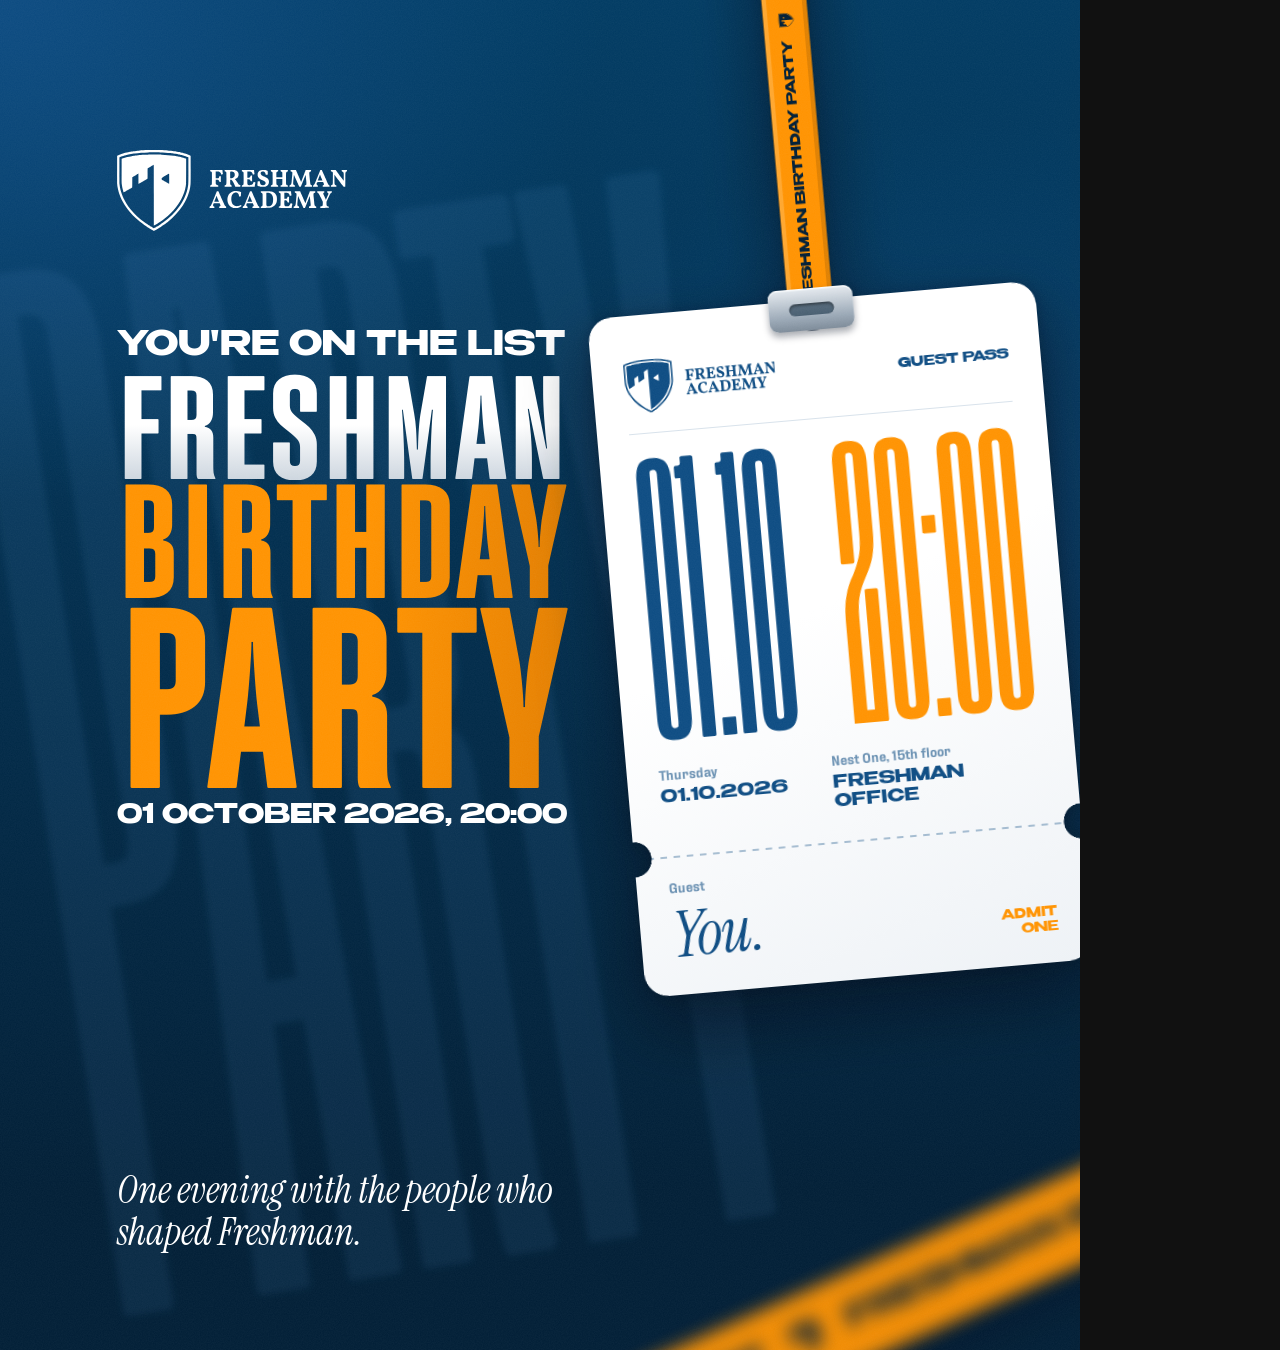
<file: poster/poster.html>
<!doctype html>
<html lang="en">
<head>
<meta charset="utf-8">
<title>Freshman Birthday Party · Poster 1080×1350</title>
<link rel="stylesheet" href="../style.css">
<style>
  html, body { margin: 0; background: #111; }
  .poster {
    position: relative; width: 1080px; height: 1350px; overflow: hidden;
    background:
      radial-gradient(90% 60% at 0% 0%, rgba(13, 76, 131, .95), transparent 62%),
      radial-gradient(60% 45% at 90% 40%, rgba(13, 76, 131, .55), transparent 70%),
      linear-gradient(180deg, var(--deep), var(--night) 88%);
  }
  .poster .hero__ghost { font-size: 1500px; left: -90px; top: 60px; color: rgba(120, 180, 235, .08); }
  .p-logo { position: absolute; left: 117px; top: 150px; width: 230px; color: #fff; }
  .p-note { position: absolute; right: 117px; top: 168px; margin: 0; text-align: right; font: 600 19px/1.3 var(--f-sans); color: var(--muted); }
  .p-stack { position: absolute; left: 117px; top: 330px; --stack-w: 452px; }
  .p-lede { position: absolute; left: 117px; bottom: 96px; margin: 0; width: 470px; font: italic 400 38px/1.12 var(--f-serif); color: #fff; }
  .p-pass { position: absolute; left: 586px; top: 300px; font-size: 13.2px; --strap-h: 40em; }
  .p-pass .swing { transform: rotate(-5deg); transform-origin: 50% 0; }
  .p-pass .pass__guest { font-size: 4.6em; }
  /* out-of-focus lanyard in the foreground, like the blurred shapes in the Freshman posters */
  .p-fore { position: absolute; right: -160px; bottom: -40px; width: 900px; transform: rotate(-24deg); filter: blur(9px); opacity: .95; z-index: 8; }
  .p-fore .band { transform: none; margin: 0; }
  .p-fore .band__row { font-size: 30px; padding: 26px 18px; }
  .poster.grain::after { opacity: .085; z-index: 9; }
</style>
</head>
<body>
<svg width="0" height="0" style="position:absolute" aria-hidden="true" focusable="false"><symbol id="lockup" viewBox="0 0 3992 1404"><g transform="translate(0.000000,1404.000000) scale(0.100000,-0.100000)" fill="currentColor" stroke="none"> <path d="M5760 14036 c-3 -3 -172 -10 -375 -16 -632 -19 -1011 -42 -1645 -100 -213 -19 -616 -67 -847 -100 -40 -5 -103 -14 -140 -19 -38 -6 -96 -15 -130 -20 -77 -13 -164 -28 -240 -41 -32 -5 -85 -14 -118 -21 -33 -6 -80 -15 -105 -19 -41 -7 -75 -14 -205 -40 -40 -8 -120 -25 -185 -40 -19 -4 -60 -13 -90 -20 -318 -69 -730 -189 -1025 -298 -122 -45 -134 -50 -247 -101 -26 -11 -52 -21 -58 -21 -6 0 -18 -4 -28 -10 -32 -17 -106 -50 -114 -50 -5 0 -30 -10 -56 -21 -26 -12 -66 -30 -89 -40 l-43 -19 -2 -2208 c-3 -2392 -2 -2551 12 -2689 31 -295 32 -301 61 -486 12 -76 43 -244 58 -312 5 -22 15 -67 22 -100 7 -33 28 -121 46 -195 33 -128 39 -152 63 -235 6 -19 15 -51 20 -70 6 -19 14 -50 19 -67 16 -57 62 -201 87 -273 14 -38 32 -90 40 -115 8 -25 19 -54 24 -65 4 -11 18 -47 30 -80 12 -33 26 -70 31 -82 5 -13 14 -34 19 -48 6 -14 15 -37 21 -52 7 -16 15 -37 19 -48 5 -11 15 -37 24 -57 9 -21 22 -53 30 -70 7 -18 23 -53 33 -78 11 -25 29 -65 39 -90 26 -60 264 -538 309 -620 371 -666 745 -1202 1244 -1784 635 -739 1458 -1482 2311 -2085 58 -41 134 -96 170 -121 82 -59 463 -313 550 -367 36 -22 103 -64 150 -93 101 -64 302 -186 348 -212 69 -39 99 -56 152 -88 30 -18 80 -46 110 -63 30 -17 67 -38 82 -49 14 -10 29 -18 32 -18 4 0 36 -18 72 -40 36 -22 68 -40 71 -40 3 0 18 -9 34 -21 20 -14 34 -18 42 -11 7 5 113 60 237 123 124 62 262 135 308 161 46 26 85 48 87 48 2 0 33 18 70 41 37 22 83 49 101 60 19 10 49 28 68 38 19 11 59 35 88 54 29 19 136 87 238 152 155 98 340 223 600 407 118 83 412 306 565 427 1119 891 2012 1857 2668 2884 111 173 257 413 257 422 0 3 11 22 24 43 53 82 327 617 380 742 11 25 30 70 44 100 13 30 30 69 37 85 7 17 22 51 34 77 11 26 21 51 21 56 0 5 9 27 20 50 11 22 20 46 20 52 0 5 4 18 9 28 12 23 25 57 49 122 11 30 28 75 37 99 17 46 91 271 124 376 40 132 102 363 131 490 6 28 15 66 21 85 12 45 58 277 70 355 92 574 89 480 89 3135 -1 2176 -2 2315 -18 2325 -9 5 -53 25 -97 42 -44 18 -89 37 -100 42 -50 23 -95 41 -160 67 -38 15 -74 31 -79 35 -6 5 -16 9 -23 9 -7 0 -32 8 -56 19 -23 10 -67 28 -97 39 -30 11 -75 28 -100 37 -50 19 -148 51 -260 85 -41 12 -86 26 -100 31 -24 8 -45 14 -220 60 -41 11 -91 25 -110 30 -19 5 -55 14 -80 20 -25 5 -61 14 -80 18 -70 18 -226 53 -265 61 -22 4 -98 19 -170 34 -212 42 -206 41 -415 76 -33 6 -86 14 -117 20 -74 12 -169 26 -260 40 -40 5 -103 14 -140 20 -93 13 -245 32 -488 60 -105 12 -252 27 -395 40 -63 5 -140 12 -170 15 -272 26 -859 59 -1310 76 -312 11 -1712 24 -1720 15z m1695 -415 c629 -22 1332 -70 1780 -120 215 -25 274 -32 348 -41 42 -6 110 -14 150 -19 92 -12 204 -28 287 -41 36 -6 92 -15 125 -20 76 -12 164 -26 235 -39 30 -5 71 -13 90 -16 19 -3 58 -10 85 -15 177 -34 265 -52 300 -60 22 -5 60 -13 85 -19 63 -14 221 -51 245 -57 11 -3 36 -9 55 -14 39 -9 176 -46 228 -61 33 -9 85 -24 137 -39 166 -46 466 -153 635 -227 19 -8 44 -19 55 -23 11 -4 37 -15 57 -24 l38 -17 2 -2097 c3 -2012 0 -2325 -23 -2547 -15 -145 -44 -366 -59 -445 -5 -25 -14 -74 -20 -110 -11 -65 -19 -102 -39 -192 -6 -27 -15 -67 -20 -90 -18 -81 -53 -223 -62 -253 -5 -16 -23 -79 -40 -140 -17 -60 -35 -123 -40 -140 -29 -92 -100 -308 -114 -346 -9 -24 -30 -80 -47 -124 -16 -44 -34 -90 -39 -102 -20 -50 -29 -74 -38 -95 -18 -47 -47 -116 -83 -198 -14 -30 -33 -75 -44 -100 -29 -69 -260 -533 -298 -598 -18 -31 -45 -77 -58 -102 -53 -95 -115 -200 -228 -385 -57 -92 -205 -314 -294 -440 -734 -1036 -1723 -2008 -2911 -2861 -141 -102 -590 -404 -675 -454 -25 -15 -83 -51 -130 -80 -47 -29 -99 -61 -116 -70 -17 -10 -62 -37 -99 -59 -37 -23 -68 -41 -70 -41 -2 0 -41 -22 -87 -48 -46 -26 -147 -80 -225 -120 l-141 -72 -159 91 c-87 50 -174 100 -193 111 -19 11 -47 29 -62 39 -14 11 -29 19 -33 19 -3 0 -26 13 -50 30 -24 16 -46 30 -49 30 -4 0 -30 15 -59 34 -28 18 -101 64 -162 101 -171 105 -612 400 -795 531 -992 710 -1814 1474 -2490 2314 -261 324 -563 756 -766 1095 -88 145 -112 188 -189 325 -45 82 -283 560 -309 620 -10 25 -28 65 -39 90 -10 25 -26 61 -34 80 -8 19 -21 48 -29 64 -8 16 -14 33 -14 38 0 4 -8 27 -19 51 -17 37 -34 82 -96 246 -36 98 -146 438 -176 546 -6 22 -15 51 -19 65 -11 34 -71 283 -101 418 -22 102 -28 131 -39 197 -6 39 -15 93 -20 120 -18 104 -29 183 -39 275 -6 52 -15 136 -21 185 -13 118 -12 69 -11 2500 l1 2100 63 24 c34 13 82 33 107 43 25 11 54 23 65 28 27 10 65 25 95 38 161 67 471 163 775 242 173 44 192 48 335 79 52 12 118 26 145 32 206 46 633 120 915 159 36 5 101 14 145 20 684 94 1470 155 2350 180 215 6 395 13 400 15 17 8 1343 -4 1640 -14z"/> <path d="M5419 13236 c-3 -3 -133 -10 -289 -16 -157 -6 -357 -15 -445 -20 -305 -17 -768 -54 -1010 -80 -55 -6 -136 -15 -180 -20 -152 -16 -190 -21 -255 -30 -36 -5 -105 -14 -155 -20 -49 -6 -115 -15 -145 -20 -30 -5 -91 -14 -135 -20 -44 -6 -100 -15 -125 -20 -25 -5 -79 -14 -120 -20 -90 -14 -221 -39 -435 -82 -103 -21 -297 -63 -355 -78 -55 -14 -162 -41 -200 -50 -19 -5 -51 -13 -70 -19 -58 -16 -103 -29 -140 -40 -173 -48 -470 -150 -525 -181 l-30 -17 -3 -1999 c-4 -1975 -2 -2117 29 -2404 14 -135 40 -317 59 -415 6 -27 19 -97 30 -155 11 -58 25 -121 30 -140 5 -19 19 -75 31 -125 19 -81 35 -142 71 -270 6 -22 19 -65 28 -95 10 -30 30 -94 45 -142 15 -49 30 -88 34 -88 5 0 53 27 199 111 17 11 49 28 70 40 20 12 42 25 47 29 6 4 35 21 65 37 30 17 111 63 180 103 137 79 174 101 223 129 17 10 56 32 85 50 29 17 55 31 57 31 2 0 40 23 85 50 45 28 83 50 85 50 2 0 28 14 57 31 29 18 68 40 86 50 17 11 47 27 65 38 17 10 56 32 85 50 29 17 56 31 61 31 4 0 15 8 24 18 15 17 17 98 19 913 l3 894 70 42 c39 24 81 49 95 56 14 8 41 23 60 34 100 59 328 190 382 222 18 10 57 32 86 50 29 17 55 31 57 31 2 0 40 23 85 50 45 28 83 50 86 50 2 0 34 18 70 40 36 22 68 40 70 40 2 0 4 -400 4 -890 0 -762 2 -890 14 -890 8 0 54 23 103 51 91 53 130 76 186 108 17 10 56 32 85 50 29 17 55 31 57 31 2 0 40 23 85 50 45 28 83 50 85 50 2 0 28 14 57 31 29 18 68 40 86 50 17 11 47 27 65 38 17 10 56 32 85 50 29 17 55 31 57 31 2 0 40 23 85 50 45 28 83 50 85 50 2 0 28 14 57 31 29 18 68 40 86 50 17 11 47 27 65 38 17 10 56 32 85 50 29 17 55 31 57 31 2 0 26 14 52 30 l48 31 5 901 c4 787 7 902 20 909 8 5 52 31 98 59 46 27 85 50 87 50 2 0 28 14 57 31 29 18 68 40 86 50 48 28 85 50 222 129 69 40 150 86 180 103 30 16 60 33 65 37 6 4 27 17 48 29 60 34 99 56 154 89 28 17 54 28 57 25 3 -4 6 -2381 6 -5283 0 -2902 3 -5280 6 -5283 7 -7 125 54 272 142 29 17 55 31 58 31 3 0 25 14 49 30 24 17 47 30 50 30 4 0 19 8 33 19 15 10 43 28 62 39 70 39 261 163 451 290 732 492 1334 983 1942 1582 660 650 1183 1308 1619 2040 45 75 76 130 142 250 74 132 297 588 342 695 9 22 27 64 40 93 13 29 24 56 24 60 0 5 9 27 20 50 11 22 20 46 20 52 0 5 4 18 9 28 12 23 25 57 49 122 11 30 28 75 37 99 27 74 107 324 135 421 7 25 16 56 20 70 4 14 12 43 18 65 6 22 16 60 22 85 16 62 27 107 39 163 6 26 15 66 21 90 9 40 19 91 39 194 9 47 21 120 40 246 6 34 15 105 20 157 6 52 15 136 21 186 6 60 10 807 10 2182 l0 2091 -32 14 c-18 8 -58 24 -88 35 -30 11 -75 28 -100 37 -55 20 -107 38 -180 60 -30 9 -84 26 -120 37 -70 21 -136 39 -325 88 -132 34 -156 39 -295 69 -52 12 -117 26 -145 32 -58 13 -117 25 -195 39 -30 5 -80 15 -110 20 -30 6 -81 15 -112 20 -97 16 -175 29 -240 41 -35 5 -93 14 -130 20 -38 5 -101 14 -140 19 -581 83 -1247 141 -2073 181 -225 11 -2286 24 -2296 15z m3639 -4177 c1 -481 0 -880 -3 -887 -5 -13 -11 -10 -123 57 -29 17 -55 31 -57 31 -2 0 -40 23 -85 50 -45 28 -83 50 -85 50 -2 0 -28 14 -57 31 -29 18 -68 40 -85 50 -49 28 -86 50 -223 129 -69 40 -150 86 -180 103 -30 16 -66 38 -80 47 -14 9 -32 20 -40 23 -8 4 -36 19 -61 34 -25 16 -85 50 -132 77 l-87 50 0 146 0 146 83 49 c45 28 98 58 117 68 19 11 45 25 57 33 12 7 38 23 57 34 44 24 67 38 226 130 146 84 177 103 225 130 19 11 51 29 70 40 48 27 79 46 225 130 69 40 141 81 160 92 19 11 39 24 45 29 5 5 14 8 20 6 7 -3 11 -285 13 -878z"/> <path d="M25175 10581 c-253 -29 -471 -139 -605 -304 -65 -80 -104 -158 -138 -277 -21 -73 -23 -382 -4 -455 47 -172 114 -287 240 -407 134 -128 239 -191 597 -358 246 -115 359 -184 436 -267 53 -57 65 -76 85 -141 29 -99 9 -207 -57 -294 -80 -107 -205 -158 -389 -158 -295 0 -446 113 -509 380 -21 93 -30 147 -36 223 l-7 77 -77 0 c-71 0 -234 -20 -288 -36 -22 -6 -23 -11 -23 -118 0 -118 -14 -319 -31 -426 -20 -134 -22 -128 51 -166 94 -48 198 -94 215 -94 7 0 16 -4 19 -9 3 -5 16 -11 28 -14 13 -3 55 -15 93 -26 178 -55 296 -70 535 -70 193 -1 300 9 410 38 411 105 660 412 660 812 0 50 -5 111 -10 137 -6 26 -16 70 -22 97 -35 162 -185 349 -383 480 -129 85 -185 114 -420 225 -285 134 -347 168 -448 248 -64 51 -120 124 -147 190 -7 19 -13 72 -13 125 0 74 5 101 23 139 82 175 373 243 585 137 124 -62 217 -243 260 -503 l6 -39 107 7 c102 7 173 21 236 45 l28 11 -6 88 c-3 48 -9 187 -12 310 l-7 223 -58 29 c-50 26 -135 57 -244 89 -16 5 -59 14 -95 21 -36 6 -85 16 -109 21 -58 13 -387 20 -476 10z"/> <path d="M35326 10566 c-37 -12 -40 -16 -82 -122 -24 -60 -48 -118 -53 -129 -9 -22 -26 -63 -40 -97 -5 -13 -18 -44 -30 -70 -12 -26 -21 -52 -21 -56 0 -5 -6 -22 -14 -38 -8 -16 -42 -99 -76 -184 -34 -85 -69 -171 -77 -190 -8 -19 -18 -44 -23 -55 -12 -31 -26 -66 -49 -117 -12 -26 -21 -52 -21 -56 0 -5 -6 -22 -14 -38 -8 -16 -47 -110 -86 -209 -39 -99 -79 -196 -87 -215 -18 -43 -33 -78 -44 -107 -17 -45 -27 -69 -48 -115 -12 -26 -21 -52 -21 -56 0 -5 -6 -22 -14 -38 -8 -16 -38 -87 -66 -159 -29 -71 -60 -149 -71 -172 -10 -24 -28 -64 -40 -90 -87 -199 -147 -280 -232 -311 -33 -12 -56 -28 -64 -43 -15 -32 -33 -134 -33 -190 l0 -44 420 0 420 -1 0 66 c-1 36 -6 92 -13 125 l-13 60 -64 22 c-110 37 -151 109 -135 231 9 64 43 167 83 252 l17 35 95 7 c185 13 925 26 936 17 7 -5 18 -24 25 -42 7 -18 25 -60 41 -95 15 -34 28 -65 28 -67 0 -3 8 -24 19 -48 38 -86 41 -99 41 -156 0 -47 -4 -61 -22 -78 -29 -26 -82 -53 -105 -53 -10 -1 -29 -7 -43 -14 -30 -17 -49 -90 -50 -191 l0 -70 600 0 600 0 0 89 c0 49 -5 106 -11 127 -10 33 -19 41 -66 60 -84 34 -128 92 -231 302 -49 100 -96 198 -105 217 -20 47 -50 115 -116 263 -11 26 -30 67 -41 92 -11 25 -29 65 -40 90 -11 25 -28 64 -39 88 -10 23 -28 62 -39 87 -11 25 -29 65 -40 90 -48 108 -66 148 -87 195 -32 71 -85 190 -126 283 -11 23 -27 61 -38 85 -10 23 -28 63 -40 90 -11 26 -30 67 -41 92 -11 25 -28 64 -39 88 -24 54 -53 119 -80 180 -11 26 -29 66 -40 90 -20 44 -44 99 -92 207 -16 36 -33 72 -38 80 -11 19 -169 24 -225 6z m-57 -883 c19 -60 37 -112 40 -118 4 -5 13 -28 20 -50 8 -22 23 -60 34 -85 10 -25 26 -60 33 -77 8 -18 21 -49 29 -68 8 -19 22 -51 30 -70 8 -19 22 -52 31 -72 9 -21 22 -51 29 -68 7 -16 25 -56 39 -88 14 -32 26 -60 26 -62 0 -6 58 -135 70 -157 6 -10 10 -22 10 -28 0 -7 -140 -10 -410 -10 -270 0 -410 3 -410 10 0 6 4 18 9 28 5 9 24 55 41 102 38 101 44 117 58 150 5 14 25 63 42 110 18 47 41 104 51 127 11 24 19 47 19 53 0 6 4 18 9 28 5 9 19 44 31 77 12 33 26 69 30 80 12 27 43 124 71 218 12 42 25 77 29 77 3 0 21 -48 39 -107z"/> <path d="M19258 10563 l-578 -3 0 -50 c0 -66 22 -193 35 -202 5 -4 24 -8 42 -8 87 0 191 -70 208 -139 32 -130 34 -211 34 -1041 0 -990 -3 -1037 -78 -1122 -29 -34 -51 -43 -160 -70 l-55 -13 -12 -55 c-7 -30 -13 -86 -14 -125 l0 -70 611 0 611 -1 -4 119 c-3 134 -7 140 -81 153 -91 15 -143 76 -163 189 -5 28 -9 208 -9 400 l0 350 105 -2 105 -2 68 -68 c137 -134 211 -251 347 -548 48 -104 75 -164 100 -220 40 -90 104 -227 145 -310 47 -94 46 -94 195 -76 52 6 226 15 385 19 l290 7 13 50 c7 28 15 85 19 127 5 62 3 78 -8 82 -8 2 -45 9 -84 16 -74 14 -142 46 -188 89 -38 34 -140 191 -204 311 -171 321 -301 500 -424 586 -21 15 -39 30 -39 33 0 4 17 13 38 20 113 38 247 110 321 171 172 144 262 332 276 575 10 177 -10 282 -77 415 -93 185 -291 326 -533 379 -33 7 -76 18 -95 23 -45 12 -419 15 -1142 11z m809 -278 c92 -24 164 -64 223 -125 102 -105 149 -237 149 -420 0 -112 -13 -186 -48 -265 -62 -141 -204 -257 -371 -303 -93 -26 -166 -34 -260 -30 -56 3 -105 9 -111 15 -6 6 -8 219 -7 563 l3 553 45 12 c68 18 307 18 377 0z"/> <path d="M16174 10468 c9 -118 23 -168 47 -168 35 0 131 -30 165 -51 40 -24 63 -64 81 -134 18 -75 18 -1918 -1 -1995 -28 -116 -74 -161 -192 -186 -37 -7 -72 -18 -77 -23 -10 -10 -26 -130 -27 -201 l0 -45 705 0 705 0 0 67 c0 64 -17 165 -30 180 -3 5 -33 13 -65 18 -172 30 -246 70 -300 165 -46 81 -50 120 -50 455 l0 315 179 -3 c197 -2 258 -14 323 -61 54 -39 88 -114 100 -219 3 -25 12 -46 22 -51 27 -14 173 -33 226 -30 47 4 50 6 47 29 -9 84 -12 734 -4 830 5 63 6 119 2 123 -9 10 -192 -5 -250 -20 -34 -8 -35 -10 -50 -88 -35 -174 -81 -215 -270 -244 -47 -7 -139 -11 -205 -9 l-120 3 -3 588 -2 589 247 -4 c268 -5 315 -12 423 -66 67 -33 168 -131 197 -192 28 -58 52 -131 67 -200 l11 -55 48 -3 c83 -5 288 52 273 76 -20 32 -62 340 -83 602 l-8 95 -1069 3 -1069 2 7 -92z"/> <path d="M21669 10556 c-7 -7 15 -229 24 -243 5 -7 19 -13 32 -13 13 0 34 -4 47 -9 13 -5 41 -14 63 -21 46 -14 80 -43 102 -85 41 -78 42 -103 43 -1060 0 -929 -2 -982 -36 -1070 -25 -66 -80 -103 -187 -125 -44 -9 -60 -17 -67 -33 -10 -23 -29 -225 -22 -232 2 -2 504 -2 1115 1 l1112 4 12 42 c6 24 12 60 12 80 1 20 5 59 10 85 5 26 14 80 20 118 17 101 31 168 57 272 13 50 24 96 24 101 0 27 -176 103 -273 117 l-44 7 -17 -54 c-58 -181 -153 -335 -244 -396 -123 -81 -209 -102 -426 -102 -187 0 -264 19 -316 77 -75 82 -93 219 -88 658 l3 300 135 3 c182 4 281 -24 334 -93 28 -36 66 -144 66 -186 0 -15 6 -34 14 -42 18 -17 165 -40 231 -35 l50 3 -5 105 c-3 58 -5 231 -5 385 0 154 2 327 5 385 l5 105 -95 -3 c-52 -2 -119 -10 -147 -19 -47 -13 -53 -18 -53 -41 -1 -30 -22 -123 -38 -163 -13 -31 -72 -85 -115 -102 -52 -22 -195 -39 -292 -35 l-90 3 0 525 0 525 205 3 c212 3 299 -5 393 -39 114 -41 212 -124 256 -215 13 -27 27 -56 31 -64 4 -8 13 -40 20 -70 7 -30 17 -72 22 -92 l9 -38 57 0 c67 1 149 19 216 49 38 16 47 24 41 38 -25 66 -69 419 -85 686 0 7 -2113 10 -2121 3z"/> <path d="M26700 10518 c0 -49 24 -190 34 -207 4 -6 17 -11 28 -11 57 0 165 -48 193 -84 62 -85 64 -125 64 -1106 0 -905 -3 -988 -44 -1073 -26 -55 -77 -86 -177 -107 -32 -6 -60 -15 -63 -20 -8 -13 -35 -172 -35 -210 l0 -35 636 1 c349 1 638 4 641 7 2 3 -1 56 -8 117 -14 126 -19 132 -99 145 -62 10 -127 42 -149 74 -53 77 -61 153 -61 594 0 213 1 387 3 388 18 7 363 20 660 25 l377 6 0 -432 c0 -290 -4 -446 -11 -474 -34 -123 -73 -158 -212 -187 -54 -12 -58 -14 -66 -48 -5 -20 -12 -76 -15 -126 l-6 -90 635 0 635 0 0 63 c0 34 -5 91 -12 126 l-12 64 -61 13 c-119 25 -160 52 -191 124 -40 95 -44 194 -43 1065 0 1005 3 1038 92 1117 34 30 108 58 171 65 27 3 31 8 42 58 7 30 13 88 14 128 l0 72 -636 0 -635 0 6 -87 c8 -123 22 -173 48 -173 68 0 181 -52 208 -97 45 -72 49 -115 49 -525 l0 -388 -520 0 -520 0 0 363 c0 406 8 481 57 550 15 22 42 48 58 56 33 18 114 41 145 41 11 0 23 8 29 18 12 23 35 207 28 227 -6 13 -80 15 -642 15 l-635 0 0 -42z"/> <path d="M30127 10553 c-8 -13 13 -215 24 -235 7 -13 22 -18 57 -18 72 -1 151 -37 183 -84 52 -77 57 -152 30 -451 -5 -55 -14 -154 -20 -220 -14 -156 -22 -246 -61 -670 -5 -55 -14 -152 -19 -215 -28 -326 -50 -440 -106 -565 -42 -93 -97 -136 -211 -165 -38 -9 -42 -14 -52 -53 -6 -23 -13 -80 -16 -127 l-6 -85 475 0 475 0 0 77 c0 42 -5 99 -12 126 -11 49 -13 51 -57 62 -144 37 -194 84 -221 210 -14 62 -8 362 9 520 6 52 15 142 21 200 6 58 15 146 20 195 5 50 14 137 20 195 6 58 15 148 20 200 5 52 13 132 16 178 4 45 10 82 13 82 3 0 12 -15 20 -32 8 -18 24 -55 36 -83 13 -27 33 -72 45 -100 12 -27 33 -74 46 -102 13 -29 35 -77 48 -105 13 -29 33 -74 45 -100 11 -27 31 -69 42 -95 12 -27 32 -72 45 -100 13 -29 35 -77 48 -105 13 -29 33 -74 45 -100 11 -27 31 -69 42 -95 12 -27 30 -67 40 -90 60 -136 58 -130 132 -293 13 -30 34 -76 46 -102 11 -27 31 -69 42 -95 12 -27 31 -70 44 -98 12 -27 33 -72 45 -100 12 -27 35 -77 50 -110 15 -33 38 -84 50 -112 l24 -53 79 0 c76 0 149 13 173 32 6 5 19 30 29 56 10 26 27 67 37 92 11 25 24 55 29 68 5 12 14 33 19 47 6 14 15 37 21 53 7 15 16 37 20 50 5 12 14 34 20 50 7 15 16 37 20 50 5 12 14 33 19 47 6 14 14 35 19 48 13 34 27 67 50 119 12 26 21 51 21 56 0 5 9 27 20 50 11 22 20 45 20 50 0 4 9 27 20 50 11 22 20 45 20 50 0 4 9 27 20 50 11 22 20 45 20 50 0 4 9 27 20 50 11 22 20 45 20 50 0 5 6 22 14 38 8 16 78 189 156 384 78 195 148 369 155 385 7 17 18 45 25 63 24 63 26 56 50 -188 5 -52 14 -138 20 -190 6 -52 15 -138 20 -190 6 -52 14 -135 20 -185 5 -49 14 -135 20 -190 6 -55 15 -140 21 -190 18 -154 23 -443 8 -487 -18 -56 -101 -118 -158 -118 -35 0 -89 -21 -96 -37 -9 -25 -35 -227 -29 -232 3 -3 290 -5 639 -6 l635 0 0 77 c0 108 -18 178 -48 189 -13 5 -33 9 -45 9 -38 1 -111 45 -143 87 -64 84 -81 169 -134 703 -5 55 -14 145 -20 200 -5 55 -14 145 -20 200 -5 55 -14 145 -20 200 -5 55 -15 146 -20 203 -6 56 -15 143 -21 193 -6 51 -11 159 -12 240 0 142 1 152 27 206 37 79 118 128 212 128 40 0 42 1 52 43 6 23 14 81 17 130 l7 87 -474 0 -474 0 -13 -37 c-7 -21 -16 -47 -21 -58 -4 -11 -22 -57 -39 -102 -17 -46 -44 -119 -61 -163 -81 -216 -92 -246 -100 -265 -4 -11 -22 -57 -39 -102 -17 -46 -45 -120 -62 -165 -17 -46 -35 -92 -39 -103 -4 -11 -18 -47 -30 -80 -12 -33 -26 -69 -30 -80 -11 -28 -68 -179 -92 -245 -11 -30 -24 -65 -29 -77 -5 -13 -13 -33 -18 -45 -5 -13 -19 -50 -31 -83 -12 -33 -26 -69 -30 -80 -8 -19 -26 -68 -99 -262 -16 -43 -32 -86 -35 -97 -9 -25 -28 -8 -45 41 -13 36 -25 63 -85 196 -14 32 -26 60 -26 62 0 2 -11 28 -24 57 -30 68 -64 144 -82 186 -8 17 -20 47 -28 65 -8 17 -24 55 -36 82 -60 134 -77 173 -105 240 -16 37 -49 112 -81 183 -13 29 -24 55 -24 57 0 2 -11 28 -24 57 -35 77 -60 133 -96 218 -18 41 -41 95 -52 120 -22 49 -43 99 -63 145 -7 17 -23 53 -35 80 -47 106 -63 141 -77 175 -8 19 -20 45 -26 58 l-10 22 -463 0 c-255 0 -465 -3 -467 -7z"/> <path d="M37123 10544 c-5 -14 13 -198 23 -231 2 -7 16 -13 31 -13 51 -1 144 -28 182 -53 20 -14 54 -50 75 -80 l38 -56 -5 -918 c-6 -921 -8 -987 -42 -1078 -39 -107 -92 -153 -211 -183 l-68 -17 -13 -65 c-8 -36 -12 -92 -11 -125 l3 -59 478 -1 477 0 0 96 c0 53 -5 110 -11 127 -9 27 -17 32 -67 43 -103 22 -163 64 -198 137 -54 114 -63 263 -64 1020 0 358 3 652 8 651 4 0 17 -12 28 -27 20 -25 902 -1199 1357 -1804 l201 -268 82 0 c82 0 178 16 201 32 9 7 13 293 16 1171 5 1210 4 1184 44 1307 25 76 75 121 162 143 l55 14 13 54 c6 30 12 87 13 127 l0 72 -460 0 -460 0 1 -57 c0 -32 6 -89 13 -128 11 -67 13 -70 42 -73 61 -7 136 -35 176 -65 71 -55 95 -119 117 -313 13 -106 15 -1224 3 -1224 -4 0 -62 73 -128 163 -354 476 -523 703 -667 897 -88 118 -217 291 -286 385 -69 93 -167 224 -216 290 l-90 120 -418 3 c-377 2 -418 1 -424 -14z"/> <path d="M20440 6904 c-119 -10 -334 -65 -440 -111 -69 -30 -86 -39 -165 -84 -247 -141 -438 -360 -558 -639 -87 -201 -131 -514 -108 -761 18 -192 28 -244 81 -414 107 -341 344 -626 650 -783 52 -27 111 -55 130 -61 19 -7 44 -17 55 -21 40 -16 151 -43 241 -59 77 -14 456 -14 526 0 126 25 157 32 218 50 135 42 302 125 435 217 94 65 100 71 98 102 -2 39 -37 110 -69 141 l-22 21 -102 -51 c-112 -57 -268 -112 -387 -137 -121 -26 -364 -23 -466 5 -157 43 -252 98 -365 209 -162 160 -274 396 -322 677 -6 39 -16 94 -21 124 -21 124 -8 440 26 596 30 141 56 216 113 327 101 197 256 326 457 380 66 17 316 17 370 -1 161 -52 251 -143 312 -316 14 -37 30 -130 38 -210 3 -33 9 -75 12 -92 l5 -33 77 0 c75 0 131 9 202 31 l36 11 7 92 c3 50 8 152 12 226 3 74 9 158 14 185 18 100 22 175 11 175 -6 0 -39 13 -74 29 -108 50 -307 113 -442 140 -27 6 -72 15 -99 21 -49 11 -404 21 -486 14z"/> <path d="M17371 6886 c-25 -6 -46 -18 -49 -26 -2 -8 -12 -34 -23 -57 -10 -24 -19 -46 -19 -51 0 -5 -9 -27 -20 -50 -11 -22 -20 -45 -20 -50 0 -5 -6 -22 -14 -38 -8 -16 -42 -99 -76 -184 -34 -85 -69 -171 -77 -190 -8 -19 -19 -45 -24 -57 -5 -13 -13 -33 -18 -45 -5 -13 -18 -44 -30 -70 -12 -26 -21 -52 -21 -56 0 -5 -6 -22 -14 -38 -8 -16 -42 -99 -76 -184 -34 -85 -69 -171 -77 -190 -18 -42 -33 -78 -43 -105 -5 -11 -17 -41 -29 -67 -12 -26 -21 -51 -21 -56 0 -5 -9 -27 -20 -50 -11 -22 -20 -45 -20 -50 0 -5 -6 -22 -14 -38 -8 -16 -42 -99 -76 -184 -34 -85 -69 -171 -77 -190 -8 -19 -18 -44 -23 -55 -12 -33 -22 -56 -76 -182 -98 -229 -167 -326 -258 -363 -45 -18 -57 -28 -65 -53 -15 -51 -34 -170 -30 -195 l4 -23 418 -3 417 -2 0 70 c0 38 -5 96 -12 127 l-12 57 -57 16 c-65 19 -103 45 -124 86 -19 37 -20 169 -1 230 19 62 67 182 79 198 6 7 34 12 71 12 35 0 109 4 167 9 57 6 261 12 452 14 l348 5 10 -25 c5 -13 20 -49 34 -79 14 -30 25 -57 25 -59 0 -2 13 -33 28 -67 49 -108 54 -126 56 -182 1 -73 -28 -105 -125 -136 -59 -18 -70 -25 -75 -48 -3 -15 -9 -46 -15 -69 -5 -23 -9 -68 -9 -100 l0 -58 605 0 606 0 -7 95 c-10 139 -18 159 -79 181 -86 32 -129 89 -244 324 -27 55 -58 121 -70 148 -25 55 -56 125 -81 182 -23 51 -52 116 -80 180 -12 28 -30 68 -40 90 -19 44 -46 104 -79 178 -11 26 -29 66 -40 90 -10 23 -29 65 -41 92 -12 28 -30 68 -40 90 -10 22 -27 61 -39 88 -27 60 -56 125 -80 180 -10 23 -28 63 -40 90 -43 95 -61 138 -82 185 -11 26 -31 70 -44 97 -21 47 -38 85 -85 190 -11 25 -29 65 -40 90 -11 25 -29 65 -40 90 -11 25 -29 65 -40 90 -11 25 -29 64 -39 88 -10 23 -21 50 -25 60 -5 15 -18 17 -93 16 -48 -1 -108 -6 -132 -13z m-58 -883 c33 -104 96 -268 139 -363 11 -25 26 -60 34 -77 8 -18 21 -50 30 -70 21 -48 43 -99 60 -140 8 -18 21 -50 30 -70 28 -65 46 -107 61 -143 8 -19 19 -43 24 -52 5 -10 9 -22 9 -28 0 -13 -806 -14 -814 -1 -3 4 3 27 14 49 11 23 20 46 20 52 0 5 4 18 9 28 5 9 33 78 61 152 29 74 56 144 60 155 79 194 210 567 210 600 0 42 22 4 53 -92z"/> <path d="M23140 6888 c-46 -13 -52 -20 -84 -103 -15 -38 -35 -86 -43 -105 -18 -43 -33 -78 -44 -107 -5 -13 -13 -33 -18 -45 -13 -35 -27 -68 -50 -120 -12 -26 -21 -52 -21 -56 0 -5 -6 -22 -14 -38 -8 -16 -42 -99 -76 -184 -34 -85 -69 -171 -77 -190 -8 -19 -19 -45 -24 -57 -5 -13 -13 -33 -18 -45 -5 -13 -18 -44 -30 -70 -12 -26 -21 -52 -21 -56 0 -5 -6 -22 -14 -38 -8 -16 -42 -99 -76 -184 -34 -85 -69 -171 -77 -190 -18 -43 -33 -78 -44 -107 -5 -13 -13 -34 -19 -48 -5 -14 -14 -35 -19 -47 -5 -13 -18 -44 -30 -70 -12 -26 -21 -54 -21 -61 0 -7 -4 -17 -9 -23 -4 -5 -29 -63 -55 -129 -54 -136 -63 -157 -117 -273 -22 -45 -39 -85 -39 -88 0 -4 -20 -37 -45 -74 -40 -60 -107 -120 -134 -120 -27 0 -59 -25 -68 -53 -14 -41 -38 -205 -31 -213 3 -3 193 -6 422 -8 l416 -2 0 77 c0 43 -5 100 -12 128 -10 46 -15 52 -47 61 -20 5 -39 10 -44 10 -24 0 -89 55 -102 86 -29 70 -14 206 34 319 5 11 15 36 22 55 20 57 26 60 100 60 37 0 112 4 166 10 54 5 255 11 446 13 l348 4 20 -46 c12 -25 27 -61 35 -78 36 -85 45 -105 58 -135 7 -18 18 -45 24 -60 21 -52 25 -123 8 -155 -16 -31 -73 -64 -134 -78 -18 -4 -39 -16 -46 -28 -16 -26 -36 -135 -36 -198 l0 -44 606 0 606 0 -7 105 c-9 125 -16 147 -52 160 -111 41 -146 86 -275 349 -55 113 -103 215 -108 226 -9 21 -34 80 -69 158 -11 26 -30 67 -41 92 -11 25 -29 65 -40 90 -11 25 -30 66 -41 93 -12 26 -30 66 -40 90 -11 23 -29 63 -40 90 -12 26 -29 65 -39 87 -10 22 -27 61 -39 88 -11 26 -30 67 -41 92 -11 25 -29 65 -40 90 -11 25 -29 65 -40 90 -11 25 -30 66 -41 93 -12 26 -29 65 -39 87 -10 22 -27 61 -39 88 -11 26 -30 67 -41 92 -11 25 -30 66 -41 93 -12 26 -29 65 -39 87 -10 22 -27 61 -39 88 -11 26 -30 67 -41 92 -11 25 -29 65 -40 90 -11 25 -30 66 -41 93 -12 26 -28 62 -36 80 l-14 32 -87 -1 c-48 0 -103 -5 -122 -11z m-76 -855 c22 -70 66 -193 95 -266 10 -26 23 -55 77 -175 13 -29 24 -55 24 -57 0 -2 14 -34 30 -70 17 -36 30 -68 30 -70 0 -2 12 -30 26 -62 14 -32 32 -73 40 -90 8 -18 21 -50 30 -70 9 -21 22 -51 30 -67 28 -59 49 -56 -389 -56 -222 0 -406 3 -409 6 -6 5 32 108 73 201 11 24 19 47 19 53 0 6 4 18 9 28 5 9 28 67 51 127 23 61 51 129 61 152 11 24 19 49 19 56 0 8 3 17 7 20 9 10 33 78 123 353 5 17 10 38 10 47 0 40 21 11 44 -60z"/> <path d="M24961 6803 c0 -43 6 -100 12 -127 l12 -49 70 -17 c93 -23 115 -33 147 -66 35 -38 54 -91 67 -187 15 -105 15 -1716 1 -1824 -27 -198 -69 -250 -226 -283 l-61 -12 -12 -50 c-6 -27 -11 -85 -11 -129 l0 -79 278 0 c424 0 1158 18 1226 30 34 6 90 15 126 21 36 6 90 18 120 26 30 8 69 18 85 23 321 85 635 331 791 620 66 122 118 274 143 420 27 160 31 208 31 385 0 177 -4 221 -31 385 -12 70 -17 90 -50 190 -55 166 -151 320 -271 436 -98 94 -144 127 -258 184 -125 63 -218 95 -370 129 -204 44 -350 51 -1102 51 l-718 0 1 -77z m1319 -178 c221 -33 356 -94 496 -222 117 -107 218 -289 269 -488 74 -291 72 -724 -7 -1035 -48 -191 -125 -329 -246 -441 -131 -121 -257 -166 -496 -176 -130 -5 -172 1 -243 33 -35 16 -80 64 -95 103 -37 93 -37 112 -38 1167 l0 1032 28 7 c127 35 205 39 332 20z"/> <path d="M28085 6870 c-10 -16 18 -242 30 -245 5 -2 39 -9 74 -17 126 -26 171 -75 198 -213 19 -102 19 -1806 -1 -1915 -28 -158 -68 -201 -218 -230 -38 -8 -59 -17 -62 -28 -11 -38 -29 -211 -23 -225 5 -14 121 -15 1119 -11 l1113 4 11 67 c7 38 17 106 23 153 18 128 43 254 77 385 17 67 20 92 12 103 -34 40 -184 99 -266 104 -43 3 -44 3 -58 -42 -21 -62 -24 -71 -82 -191 -43 -88 -63 -117 -115 -166 -116 -108 -229 -143 -467 -143 -205 0 -271 18 -332 89 -66 78 -80 186 -76 611 l3 335 139 3 c119 2 149 0 205 -18 106 -34 156 -97 182 -231 7 -35 16 -68 20 -73 12 -14 137 -35 209 -36 l65 0 -2 492 -1 493 -79 -3 c-43 -1 -104 -8 -137 -15 -65 -13 -69 -18 -81 -107 -15 -111 -70 -184 -157 -207 -95 -25 -168 -34 -263 -31 l-100 3 0 525 0 525 200 3 c319 5 440 -25 562 -141 82 -77 128 -171 157 -314 l11 -58 45 -3 c55 -4 147 13 218 40 l53 21 -6 46 c-4 25 -10 66 -15 91 -22 108 -46 314 -55 458 -3 51 -8 99 -11 107 -5 13 -137 15 -1059 15 -699 0 -1056 -3 -1060 -10z"/> <path d="M30860 6790 c0 -50 6 -108 12 -130 12 -38 15 -40 53 -40 97 -1 176 -45 210 -117 23 -47 25 -64 25 -189 0 -75 -4 -175 -10 -223 -5 -47 -14 -140 -20 -206 -6 -66 -15 -165 -20 -220 -5 -55 -14 -154 -20 -220 -6 -66 -15 -165 -20 -220 -5 -55 -14 -154 -20 -220 -26 -292 -44 -416 -76 -512 -46 -144 -102 -200 -243 -244 -43 -13 -45 -16 -57 -69 -7 -30 -13 -87 -14 -125 l0 -70 476 0 475 0 -6 90 c-11 169 -4 157 -117 190 -109 33 -155 96 -178 244 -15 95 -7 252 30 596 6 55 15 143 20 195 5 52 14 140 20 195 17 163 48 475 50 508 0 4 5 7 10 7 6 0 23 -28 39 -62 15 -35 38 -85 51 -113 12 -27 31 -69 41 -92 45 -103 63 -141 84 -188 12 -27 33 -72 45 -100 12 -27 33 -72 45 -100 13 -27 33 -71 44 -97 51 -116 98 -223 127 -285 13 -29 35 -77 48 -105 29 -64 63 -141 126 -283 12 -27 33 -74 46 -103 13 -28 35 -76 48 -105 13 -28 34 -74 46 -102 50 -113 89 -202 121 -272 l19 -43 76 0 c80 0 162 15 180 34 6 6 37 76 68 156 32 80 65 161 73 180 8 19 19 45 24 58 5 12 14 33 19 47 6 14 15 36 20 50 6 14 15 36 20 50 6 14 15 37 21 53 7 15 15 36 19 47 4 11 13 34 20 50 7 17 17 40 21 53 17 44 27 68 48 114 12 26 21 51 21 56 0 5 9 27 20 50 11 22 20 45 20 50 0 4 9 27 20 50 11 22 20 45 20 50 0 4 9 27 20 50 11 22 20 45 20 50 0 4 9 27 20 50 11 22 20 45 20 50 0 5 6 22 14 38 8 16 60 144 116 284 56 140 108 268 116 284 8 16 14 32 14 36 0 4 7 25 16 46 27 64 33 36 59 -266 3 -30 10 -91 15 -135 5 -44 14 -127 20 -185 6 -58 15 -143 20 -190 5 -47 14 -132 20 -190 6 -58 15 -141 20 -185 41 -354 35 -460 -30 -524 -23 -23 -53 -41 -85 -49 -135 -36 -127 -32 -141 -92 -7 -30 -13 -86 -14 -125 l0 -70 630 0 630 0 0 101 c0 136 -9 160 -63 169 -89 15 -171 75 -199 144 -37 92 -55 205 -88 531 -5 55 -14 145 -20 200 -5 55 -14 145 -20 200 -5 55 -14 145 -20 200 -5 55 -14 145 -20 200 -5 55 -15 146 -20 203 -6 56 -15 138 -20 183 -22 174 -9 322 33 402 28 52 127 102 204 102 17 0 35 6 40 13 12 14 37 193 32 222 -4 20 -13 20 -475 23 l-471 2 -17 -47 c-10 -27 -21 -57 -26 -68 -4 -11 -18 -47 -30 -80 -12 -33 -26 -69 -30 -80 -4 -11 -22 -57 -39 -102 -17 -46 -45 -120 -62 -165 -17 -46 -35 -92 -39 -103 -8 -19 -19 -49 -100 -265 -81 -216 -92 -246 -100 -265 -4 -11 -22 -57 -39 -102 -17 -46 -45 -120 -62 -165 -17 -46 -35 -92 -39 -103 -4 -11 -18 -47 -30 -80 -12 -33 -26 -69 -30 -80 -4 -11 -22 -56 -38 -100 -75 -199 -97 -255 -102 -255 -3 0 -11 15 -19 33 -8 17 -23 52 -34 77 -10 25 -25 59 -32 75 -12 29 -28 64 -75 170 -23 52 -44 100 -65 150 -12 29 -28 63 -75 170 -12 28 -28 65 -36 83 -8 17 -20 47 -28 65 -18 41 -52 117 -82 185 -13 29 -24 55 -24 57 0 2 -11 29 -25 60 -14 30 -36 80 -50 110 -14 31 -25 58 -25 60 0 2 -11 28 -24 57 -30 68 -64 144 -82 186 -8 17 -20 47 -28 65 -13 31 -30 69 -76 172 -12 28 -28 64 -35 80 -7 17 -22 50 -32 75 -11 25 -28 64 -38 88 l-19 42 -463 0 -463 0 0 -90z"/> <path d="M34754 6780 c9 -129 19 -160 54 -160 15 0 52 -13 82 -29 66 -34 129 -107 182 -212 20 -41 174 -350 342 -688 l306 -615 0 -265 c0 -351 -19 -443 -100 -497 -37 -25 -132 -54 -175 -54 -46 0 -124 -23 -131 -39 -8 -18 -33 -223 -29 -231 2 -3 338 -5 747 -4 717 2 743 2 746 20 6 40 -27 219 -43 230 -8 6 -39 14 -68 18 -85 11 -186 47 -216 77 -68 68 -90 191 -91 510 0 191 2 220 19 255 10 21 38 80 61 129 23 50 62 132 86 183 113 238 135 284 179 377 25 55 57 123 70 150 244 518 298 601 438 669 31 16 57 29 57 30 10 36 30 173 30 204 l0 42 -405 0 c-355 0 -406 -2 -411 -15 -7 -17 12 -162 28 -212 7 -24 16 -33 31 -33 38 -1 111 -44 134 -79 40 -60 26 -138 -60 -322 -43 -92 -66 -142 -107 -234 -11 -25 -30 -66 -41 -92 -12 -27 -29 -66 -39 -88 -10 -22 -27 -61 -39 -87 -44 -100 -64 -144 -76 -173 -7 -16 -22 -51 -34 -77 -11 -26 -21 -52 -21 -58 0 -27 -18 -4 -39 53 -23 60 -39 98 -81 192 -11 25 -20 47 -20 50 0 2 -11 28 -24 57 -23 52 -51 113 -86 193 -33 75 -58 130 -100 220 -70 151 -78 170 -94 216 -21 60 -20 148 2 175 22 27 58 46 102 54 32 5 36 9 47 55 6 28 12 85 12 128 l1 77 -616 0 -617 0 7 -100z"/> </g> </symbol><symbol id="shield" viewBox="0 0 1920 2106"><g transform="translate(0.000000,2106.000000) scale(0.100000,-0.100000)" fill="currentColor" stroke="none"> <path d="M8635 21050 c-3 -5 -66 -10 -143 -10 -147 -1 -699 -16 -897 -24 -312 -13 -542 -24 -615 -31 -19 -1 -87 -6 -150 -9 -63 -4 -153 -9 -199 -11 -46 -3 -86 -7 -90 -9 -3 -2 -69 -7 -146 -11 -77 -3 -171 -10 -210 -15 -38 -4 -77 -8 -85 -8 -20 0 -163 -11 -225 -17 -27 -3 -81 -8 -120 -11 -38 -3 -73 -8 -76 -9 -3 -2 -41 -5 -85 -6 -43 -1 -90 -6 -104 -10 -14 -4 -83 -13 -155 -19 -150 -12 -358 -34 -460 -48 -38 -6 -133 -18 -210 -27 -77 -9 -160 -20 -185 -26 -25 -5 -92 -14 -149 -20 -58 -5 -109 -13 -113 -15 -5 -3 -41 -9 -81 -14 -74 -9 -217 -30 -322 -48 -33 -6 -103 -18 -155 -27 -247 -41 -366 -63 -491 -91 -37 -8 -75 -14 -85 -14 -10 0 -45 -6 -78 -14 -34 -8 -97 -22 -141 -31 -166 -34 -231 -49 -407 -90 -35 -8 -137 -33 -228 -56 -91 -23 -181 -44 -200 -48 -19 -4 -51 -12 -70 -18 -19 -6 -60 -18 -90 -27 -161 -45 -255 -72 -315 -91 -22 -7 -67 -21 -100 -30 -33 -10 -76 -23 -95 -30 -19 -7 -51 -18 -70 -24 -19 -7 -48 -16 -65 -21 -16 -5 -55 -18 -85 -30 -30 -12 -73 -27 -95 -34 -45 -15 -214 -80 -262 -102 -17 -8 -36 -14 -41 -14 -6 0 -23 -7 -39 -15 -26 -13 -96 -44 -153 -67 -14 -6 -38 -16 -55 -23 -16 -7 -50 -20 -75 -30 -25 -10 -58 -23 -75 -30 -16 -7 -41 -17 -55 -23 -26 -11 -120 -51 -222 -95 l-38 -17 -3 -3322 c-2 -1828 -4 -3363 -5 -3413 -2 -95 15 -532 22 -600 3 -22 8 -76 11 -120 3 -44 12 -129 20 -190 9 -60 22 -162 31 -225 8 -63 20 -137 25 -165 5 -27 14 -77 18 -110 11 -75 67 -371 80 -422 5 -21 17 -74 26 -118 39 -183 79 -348 120 -495 7 -25 20 -74 30 -110 10 -36 23 -83 30 -105 7 -22 20 -67 30 -100 9 -33 23 -78 30 -100 7 -22 27 -87 45 -145 18 -58 38 -121 45 -140 14 -41 27 -79 60 -175 13 -38 34 -95 46 -125 11 -30 23 -66 26 -80 3 -14 12 -34 19 -45 8 -11 14 -26 14 -33 0 -8 6 -28 14 -45 7 -18 21 -52 30 -77 10 -25 24 -58 32 -73 8 -16 14 -35 14 -42 0 -7 7 -27 15 -44 8 -17 22 -45 30 -62 8 -17 15 -38 15 -48 0 -9 4 -21 9 -26 5 -6 26 -50 46 -100 35 -84 61 -143 105 -240 10 -22 31 -69 47 -105 32 -75 358 -728 404 -810 16 -30 58 -104 92 -165 34 -60 70 -123 79 -140 9 -16 20 -37 24 -45 4 -8 19 -33 33 -55 14 -22 31 -49 37 -61 11 -20 143 -239 174 -289 8 -13 33 -52 54 -87 54 -86 334 -507 395 -593 27 -38 67 -95 88 -125 45 -65 430 -577 505 -671 146 -183 287 -354 341 -414 10 -11 51 -58 90 -105 40 -47 93 -107 118 -135 25 -27 79 -88 120 -135 147 -169 630 -669 820 -849 107 -102 237 -226 289 -276 52 -50 160 -149 240 -220 80 -71 147 -132 150 -135 3 -3 37 -32 75 -65 39 -33 72 -62 75 -65 12 -13 148 -128 171 -146 14 -10 52 -42 85 -71 32 -28 78 -67 101 -85 23 -18 120 -96 215 -172 303 -244 348 -279 603 -469 138 -103 264 -196 280 -207 17 -11 68 -49 115 -83 47 -35 105 -77 130 -93 45 -31 123 -84 258 -178 41 -28 81 -55 90 -61 9 -5 33 -22 53 -37 20 -16 40 -28 44 -28 4 0 24 -13 45 -30 21 -16 41 -30 45 -30 4 0 24 -13 45 -30 21 -16 41 -30 45 -30 4 0 24 -13 45 -30 21 -16 41 -30 44 -30 3 0 34 -19 68 -43 35 -23 103 -67 151 -97 48 -30 99 -62 112 -70 13 -8 67 -42 120 -75 53 -33 107 -67 120 -75 47 -30 371 -224 395 -238 14 -7 39 -22 55 -32 17 -11 37 -23 45 -27 17 -8 257 -148 280 -163 8 -6 24 -14 36 -19 19 -8 134 -76 174 -101 8 -6 25 -14 37 -20 12 -5 39 -20 60 -33 21 -13 70 -41 108 -62 39 -21 73 -43 78 -49 5 -8 9 -8 15 0 4 6 140 77 302 158 327 164 409 206 522 272 43 24 80 44 82 44 3 0 50 27 105 60 55 33 102 60 105 60 3 0 22 12 43 26 21 14 47 30 58 35 11 5 34 18 50 29 17 11 37 23 45 27 8 3 33 18 55 32 22 14 48 30 57 36 9 5 60 37 113 70 52 33 103 65 113 70 84 50 504 327 712 470 119 82 144 100 354 250 159 114 605 447 671 501 28 22 97 78 155 123 58 45 114 90 125 99 23 20 148 122 205 167 49 39 343 287 350 294 3 4 37 33 75 66 39 33 93 81 120 106 28 25 88 79 135 120 92 81 327 300 599 559 210 200 703 715 877 916 43 50 133 154 199 230 317 366 704 861 950 1214 39 55 86 122 105 150 78 111 125 182 223 332 146 226 164 254 292 469 63 107 120 201 125 209 6 8 13 22 17 30 4 8 26 48 50 88 24 40 43 74 43 77 0 2 15 30 34 62 105 183 389 748 485 968 12 28 28 64 36 80 7 17 25 57 40 90 15 33 35 78 46 101 10 22 19 45 19 51 0 6 7 24 15 40 14 28 22 47 64 153 12 30 26 64 30 75 5 11 16 40 26 65 9 25 23 58 31 73 8 16 14 36 14 46 0 9 4 21 9 26 5 6 14 26 19 45 6 19 20 60 32 90 12 30 39 107 60 171 22 64 43 127 49 140 5 13 23 71 41 129 18 58 39 120 46 138 8 18 14 40 14 50 0 9 6 34 14 57 19 57 41 129 61 205 10 36 23 85 30 110 25 90 64 243 90 355 9 39 23 97 30 130 8 33 31 141 50 240 19 99 39 203 45 230 24 126 62 375 76 495 3 30 7 64 10 75 7 38 12 81 18 155 4 41 9 95 12 120 3 25 9 117 14 205 5 88 12 196 14 240 14 223 17 377 7 389 -8 9 -11 974 -11 3281 l0 3269 -22 23 c-12 13 -27 23 -34 23 -8 0 -30 7 -51 16 -21 9 -51 22 -68 29 -16 7 -48 20 -70 29 -22 9 -53 23 -68 31 -16 8 -35 15 -42 15 -7 0 -26 7 -42 15 -15 8 -46 22 -68 30 -22 9 -53 22 -70 29 -16 8 -50 21 -75 31 -25 10 -58 23 -75 31 -16 7 -46 20 -67 28 -20 9 -43 16 -51 16 -9 0 -18 4 -22 10 -3 5 -20 14 -38 19 -18 5 -57 19 -87 31 -91 35 -128 48 -285 100 -82 28 -163 55 -180 61 -16 6 -51 17 -78 24 -26 8 -71 21 -100 30 -56 17 -72 21 -192 55 -191 52 -409 110 -460 120 -22 5 -87 20 -145 34 -99 25 -135 33 -312 72 -40 9 -89 19 -108 24 -19 5 -120 25 -225 45 -104 20 -221 43 -260 50 -66 13 -118 22 -345 60 -52 9 -117 20 -145 25 -60 12 -237 39 -320 50 -60 7 -142 19 -310 45 -49 7 -153 21 -230 30 -77 9 -185 23 -240 30 -55 8 -129 16 -165 20 -36 3 -78 7 -95 9 -16 3 -82 9 -145 15 -107 11 -159 17 -220 26 -14 2 -65 6 -115 10 -49 3 -101 8 -115 9 -32 4 -154 15 -245 22 -38 3 -86 7 -105 9 -77 7 -180 15 -265 20 -49 4 -108 8 -130 10 -100 8 -209 15 -320 21 -66 3 -136 8 -155 9 -64 6 -193 13 -350 20 -85 3 -207 8 -270 11 -150 7 -727 22 -897 24 -73 1 -135 6 -139 11 -7 13 -1921 12 -1929 -1z m2092 -604 c155 -3 317 -8 360 -11 43 -2 161 -7 263 -10 102 -4 223 -8 270 -10 235 -11 311 -15 423 -21 67 -3 140 -7 162 -9 22 -2 85 -6 140 -9 253 -15 302 -19 335 -21 125 -10 195 -15 270 -21 128 -9 151 -11 200 -17 25 -3 90 -8 145 -12 55 -3 134 -10 175 -15 41 -5 107 -12 145 -15 39 -3 84 -7 100 -10 17 -3 80 -9 140 -15 61 -5 187 -19 280 -30 94 -12 213 -25 265 -31 52 -5 102 -12 110 -15 8 -3 37 -8 65 -11 27 -2 172 -23 320 -45 149 -22 286 -42 305 -44 38 -5 173 -28 290 -49 41 -7 95 -16 120 -20 25 -3 65 -10 90 -15 25 -5 81 -16 125 -25 44 -8 170 -33 280 -56 110 -22 214 -43 230 -46 17 -2 86 -18 155 -34 69 -16 154 -36 190 -45 100 -23 267 -65 355 -89 28 -8 79 -21 115 -31 36 -9 83 -22 105 -29 22 -7 67 -20 100 -30 33 -9 78 -23 100 -30 22 -7 67 -20 100 -30 33 -10 76 -23 95 -30 19 -7 51 -18 70 -24 19 -7 49 -17 65 -21 17 -5 68 -23 115 -40 47 -18 104 -38 126 -45 23 -7 50 -18 60 -23 11 -6 39 -18 64 -27 44 -16 66 -26 142 -59 20 -9 41 -16 46 -16 6 0 23 -6 39 -14 15 -8 46 -22 68 -31 22 -10 53 -24 68 -31 16 -8 35 -14 43 -14 8 0 19 -11 24 -26 6 -16 10 -1153 11 -3142 0 -1714 0 -3137 1 -3162 0 -58 -9 -283 -16 -380 -14 -189 -17 -227 -20 -250 -2 -14 -6 -61 -10 -105 -8 -90 -58 -453 -82 -590 -27 -153 -69 -371 -90 -465 -8 -36 -21 -92 -29 -125 -39 -171 -60 -260 -90 -365 -7 -25 -20 -74 -30 -110 -9 -36 -24 -86 -31 -112 -8 -27 -20 -69 -28 -95 -39 -135 -79 -262 -92 -291 -8 -18 -14 -39 -14 -47 0 -8 -6 -29 -14 -47 -16 -40 -35 -93 -46 -133 -10 -32 -60 -172 -78 -218 -7 -16 -12 -31 -12 -34 0 -14 -76 -205 -106 -266 -8 -16 -14 -35 -14 -42 0 -7 -6 -26 -14 -42 -17 -36 -38 -83 -66 -153 -20 -49 -45 -108 -85 -195 -7 -16 -23 -52 -35 -80 -76 -170 -312 -649 -386 -785 -19 -36 -54 -99 -76 -140 -56 -102 -74 -134 -118 -210 -21 -36 -50 -87 -65 -115 -16 -27 -40 -68 -54 -90 -14 -22 -34 -55 -44 -74 -10 -19 -31 -52 -45 -75 -15 -23 -31 -49 -37 -58 -123 -206 -445 -686 -599 -895 -34 -45 -95 -128 -136 -184 -41 -57 -100 -134 -131 -173 -157 -201 -340 -428 -389 -486 -31 -36 -67 -79 -81 -96 -38 -49 -197 -230 -399 -453 -287 -319 -887 -915 -1270 -1261 -51 -47 -98 -90 -104 -95 -12 -11 -226 -197 -266 -231 -164 -141 -276 -235 -371 -313 -63 -51 -125 -102 -138 -114 -63 -52 -472 -369 -609 -470 -99 -74 -401 -295 -457 -335 -126 -90 -753 -512 -760 -512 -2 0 -32 -19 -67 -42 -35 -24 -71 -47 -80 -53 -24 -14 -303 -186 -336 -207 -15 -10 -34 -21 -42 -25 -8 -4 -69 -39 -135 -78 -66 -39 -127 -74 -135 -78 -8 -4 -24 -13 -35 -20 -11 -7 -56 -32 -100 -56 -44 -24 -100 -55 -125 -69 -25 -14 -127 -67 -228 -119 l-183 -93 -167 96 c-92 52 -174 99 -182 104 -8 5 -61 36 -118 69 -57 34 -105 61 -107 61 -2 0 -21 12 -42 26 -21 14 -47 30 -58 35 -22 11 -38 20 -100 60 -22 14 -47 29 -55 32 -8 4 -27 15 -42 25 -15 9 -91 57 -170 105 -79 49 -177 111 -218 138 -41 27 -82 52 -90 56 -8 4 -46 28 -85 53 -413 274 -522 347 -595 398 -47 32 -115 79 -151 104 -71 50 -180 128 -333 240 -54 40 -145 107 -201 148 -136 100 -371 279 -470 358 -171 137 -212 170 -318 257 -110 90 -468 394 -477 405 -3 3 -44 39 -91 80 -441 385 -1170 1114 -1529 1530 -41 48 -105 120 -141 161 -36 41 -75 88 -88 104 -12 17 -37 46 -55 65 -17 19 -52 60 -76 91 -25 31 -90 112 -144 180 -192 240 -245 309 -468 614 -124 169 -470 687 -574 858 -16 27 -34 56 -39 65 -6 9 -22 35 -36 57 -14 22 -41 67 -59 100 -18 33 -50 87 -70 120 -33 54 -81 140 -184 325 -46 83 -371 734 -410 820 -16 36 -37 83 -47 105 -9 22 -28 65 -42 95 -13 30 -46 107 -72 170 -26 63 -51 124 -56 135 -4 11 -18 45 -30 75 -12 30 -28 69 -35 87 -8 17 -14 37 -14 45 0 7 -7 22 -15 32 -8 11 -15 26 -15 34 0 8 -7 28 -14 45 -8 18 -24 59 -35 92 -11 33 -30 85 -41 115 -12 30 -25 69 -30 85 -11 39 -29 91 -46 133 -8 18 -14 39 -14 47 0 8 -6 29 -14 47 -13 32 -21 57 -61 193 -10 33 -24 78 -30 100 -19 60 -43 147 -90 317 -7 29 -21 80 -29 113 -8 33 -20 80 -27 105 -7 25 -15 63 -20 85 -4 22 -14 72 -23 110 -24 104 -56 253 -66 310 -19 108 -38 223 -50 295 -6 41 -16 95 -21 120 -5 25 -14 92 -20 149 -5 58 -12 108 -14 111 -2 3 -9 62 -15 131 -14 152 -19 199 -26 264 -8 67 -17 6711 -9 6753 4 24 13 36 33 43 15 5 38 14 52 21 14 6 39 17 55 24 17 7 46 20 67 28 20 9 41 16 46 16 6 0 23 6 39 14 15 8 46 22 68 31 22 10 53 24 68 31 16 8 37 14 47 14 10 0 21 4 25 10 3 5 20 14 38 19 18 5 77 26 132 46 164 59 423 142 560 182 28 7 73 20 100 28 130 37 226 63 335 90 70 17 159 39 235 59 127 32 389 90 545 121 47 9 114 23 150 30 107 22 219 43 325 60 55 9 117 21 137 26 20 5 67 14 105 19 37 5 109 16 158 24 158 25 567 86 650 96 44 5 94 12 110 15 17 2 55 7 85 10 58 6 118 14 160 21 14 2 54 6 90 9 36 3 94 10 130 15 36 5 117 15 180 21 63 6 122 12 130 14 8 1 49 5 90 9 89 7 183 17 225 21 38 5 139 13 235 20 41 3 93 8 115 10 72 7 188 15 274 20 46 3 86 7 90 9 3 2 69 7 146 11 139 6 245 13 340 20 28 2 106 7 175 10 69 3 172 8 230 11 104 5 138 7 421 18 251 11 538 19 733 23 104 1 190 4 192 5 5 5 1700 0 1981 -6z"/> <path d="M8770 19867 c-3 -3 -149 -8 -325 -12 -537 -13 -872 -25 -1125 -40 -41 -2 -124 -7 -185 -10 -60 -3 -153 -8 -205 -12 -52 -3 -117 -7 -145 -8 -27 -2 -90 -6 -140 -9 -49 -3 -128 -8 -174 -11 -46 -3 -86 -7 -90 -9 -3 -2 -62 -7 -131 -11 -130 -8 -177 -11 -245 -19 -22 -3 -78 -8 -125 -11 -47 -4 -103 -8 -125 -10 -22 -3 -107 -11 -190 -19 -82 -9 -166 -18 -185 -20 -19 -3 -60 -8 -90 -11 -60 -6 -151 -16 -190 -21 -14 -2 -50 -6 -80 -9 -55 -6 -117 -14 -155 -20 -11 -2 -42 -6 -70 -9 -159 -19 -306 -39 -345 -47 -25 -5 -81 -13 -125 -19 -91 -11 -241 -33 -330 -48 -33 -6 -103 -18 -155 -27 -52 -8 -115 -20 -140 -25 -25 -5 -63 -12 -85 -15 -46 -7 -171 -30 -265 -50 -36 -7 -103 -21 -150 -30 -175 -33 -630 -137 -785 -179 -27 -8 -79 -22 -115 -31 -36 -10 -87 -24 -115 -31 -76 -21 -255 -73 -300 -88 -22 -7 -67 -21 -100 -31 -33 -9 -71 -22 -85 -27 -14 -6 -38 -14 -55 -18 -16 -5 -55 -18 -85 -30 -30 -11 -82 -30 -115 -41 -33 -11 -74 -27 -92 -35 -17 -7 -35 -14 -39 -14 -12 0 -93 -41 -99 -50 -5 -8 -5 -6147 0 -6225 14 -220 20 -291 31 -380 2 -16 6 -59 9 -95 3 -36 9 -81 12 -100 11 -55 11 -60 23 -145 25 -190 88 -533 136 -735 32 -134 95 -386 119 -470 7 -25 20 -74 30 -110 10 -36 23 -83 30 -105 7 -22 28 -87 45 -145 62 -199 76 -235 91 -238 13 -2 38 10 127 63 10 6 49 28 87 50 39 22 79 45 90 52 11 7 27 15 35 19 8 4 58 33 110 64 52 31 102 60 110 63 8 4 35 20 60 35 25 15 96 56 158 92 62 36 120 70 130 75 9 6 49 28 87 50 39 22 79 45 90 52 11 7 27 15 35 20 8 4 55 31 105 61 49 30 98 58 110 63 11 5 27 13 35 19 8 5 74 44 145 85 72 41 137 80 145 85 8 6 22 13 30 17 8 4 59 33 113 65 55 32 100 58 102 58 3 0 149 85 225 130 8 5 29 17 47 26 18 9 37 22 43 29 7 8 10 423 10 1343 0 732 3 1338 6 1346 3 9 58 46 122 83 64 38 126 73 137 80 11 7 27 16 35 20 8 4 60 33 115 66 115 67 97 57 239 139 60 35 130 75 155 90 25 15 53 31 61 35 15 7 201 115 230 134 8 5 22 12 30 16 13 6 245 141 280 163 8 5 33 19 55 31 22 11 60 34 84 51 24 16 50 27 57 24 12 -4 14 -223 14 -1323 0 -725 0 -1324 0 -1330 0 -26 39 -11 178 72 10 6 49 28 87 50 39 22 79 45 90 52 11 7 27 15 35 19 15 8 203 118 230 135 8 5 22 12 30 16 16 8 256 147 280 163 8 6 22 13 30 17 8 4 59 33 113 65 55 32 101 58 103 58 2 0 45 25 96 56 50 31 101 60 113 65 11 5 27 13 35 19 8 5 74 44 145 85 72 41 137 80 145 85 8 6 22 13 30 17 8 4 59 33 113 65 55 32 101 58 103 58 2 0 45 25 96 56 50 31 101 60 113 65 11 5 27 13 35 19 8 5 50 30 93 56 42 25 77 51 77 57 0 7 0 610 0 1341 l0 1330 22 23 c12 13 25 23 29 23 6 0 239 133 279 160 8 6 22 13 30 17 8 4 59 33 113 65 55 32 100 58 102 58 2 0 50 27 107 61 57 33 110 64 118 69 8 5 64 37 124 72 60 35 130 75 155 90 25 15 53 31 61 35 18 8 208 119 230 133 8 6 22 13 30 17 8 4 55 31 104 60 50 29 98 53 108 53 17 0 18 -301 18 -7917 0 -4963 3 -7920 9 -7926 9 -9 80 22 166 72 17 10 62 35 100 56 39 21 87 49 108 62 21 13 48 28 60 33 12 6 31 16 42 22 10 7 37 24 60 38 22 13 49 30 60 37 11 7 27 15 35 19 8 4 33 19 55 33 60 38 78 49 95 57 8 4 33 19 55 33 22 14 48 30 57 36 36 21 156 98 228 146 41 27 82 52 90 56 8 3 31 19 51 35 20 15 40 28 44 28 4 0 24 14 45 30 21 17 41 30 45 30 4 0 24 13 45 30 21 17 41 30 45 30 4 0 24 12 44 28 20 15 44 32 53 37 15 9 106 72 233 161 156 110 266 190 518 379 302 227 304 228 427 325 45 36 107 85 139 110 62 49 483 400 491 409 3 3 34 31 70 61 389 329 1031 944 1370 1310 73 80 161 174 195 210 124 133 473 541 628 735 53 67 251 324 281 364 267 361 305 416 492 696 134 202 275 426 358 568 10 18 49 84 86 147 37 63 83 144 103 180 20 36 50 90 66 120 35 62 358 710 389 780 11 25 35 77 52 115 17 39 36 81 42 95 11 27 24 57 58 135 24 56 29 66 60 145 11 30 25 64 29 75 5 11 16 40 26 65 9 25 23 58 31 73 8 16 14 36 14 46 0 9 4 21 9 27 5 5 14 25 19 44 6 19 20 60 32 90 22 58 169 500 194 585 46 154 98 343 120 430 8 33 21 87 30 120 29 118 60 257 90 405 8 41 20 100 26 130 16 77 41 224 50 295 4 33 12 92 18 130 17 107 41 311 47 395 8 99 16 197 20 240 2 19 4 1432 4 3139 0 2252 -2 3108 -10 3118 -6 7 -17 13 -24 13 -8 0 -26 6 -42 14 -46 23 -76 36 -108 45 -16 5 -55 19 -85 31 -58 22 -316 108 -410 137 -30 9 -73 22 -95 28 -119 37 -336 96 -557 151 -32 8 -84 21 -115 28 -32 8 -92 22 -133 32 -41 9 -102 22 -135 30 -190 42 -225 49 -580 118 -99 19 -209 39 -340 60 -55 9 -122 21 -150 26 -59 12 -235 39 -320 50 -33 4 -94 12 -135 19 -94 14 -212 30 -265 36 -22 3 -85 12 -140 20 -55 7 -129 16 -165 20 -36 3 -78 7 -95 10 -16 3 -57 7 -90 11 -54 5 -173 19 -250 29 -16 2 -66 6 -110 10 -44 4 -93 8 -110 10 -16 2 -52 6 -80 9 -27 3 -86 8 -130 11 -44 4 -91 8 -105 10 -35 4 -149 14 -250 21 -47 3 -105 7 -130 9 -374 29 -545 40 -750 50 -69 3 -161 8 -205 11 -134 7 -272 13 -455 19 -96 3 -220 8 -275 10 -55 3 -152 6 -215 9 -189 6 -2165 18 -2170 13z m4810 -6287 c0 -873 -3 -1326 -10 -1328 -8 -3 -113 53 -215 115 -11 7 -27 16 -35 20 -8 4 -69 39 -135 78 -66 39 -127 74 -135 78 -8 4 -22 11 -30 16 -27 17 -215 127 -230 135 -8 4 -24 12 -35 19 -11 7 -51 30 -90 52 -38 22 -78 45 -87 50 -10 6 -68 39 -130 75 -62 36 -133 77 -158 92 -25 15 -52 31 -60 35 -8 3 -58 32 -110 63 -52 31 -102 59 -110 63 -8 4 -28 15 -45 25 -16 11 -95 56 -175 102 -80 46 -148 88 -153 94 -9 14 -8 408 1 423 6 10 224 143 272 166 8 4 24 13 35 20 11 7 63 37 115 67 52 30 104 60 115 67 11 7 27 15 35 20 8 4 49 27 90 51 41 24 82 47 90 52 8 5 64 37 124 72 60 35 130 75 155 90 25 15 53 31 61 35 8 4 58 32 110 63 52 31 102 59 110 63 8 4 35 20 60 35 25 15 95 55 155 90 61 35 117 67 125 72 34 21 166 97 180 103 8 4 33 18 55 32 22 13 43 23 48 22 4 -1 7 -598 7 -1327z"/> </g> </symbol></svg>
<div class="poster grain" id="poster">
  <div class="hero__ghost" aria-hidden="true">Party</div>

  <svg class="p-logo" viewBox="0 0 3992 1404"><use href="#lockup"/></svg>

  <div class="stack p-stack" data-fit-group>
    <p class="stack__bracket stack__bracket--top fit"><span class="fit__in">You're on the list</span></p>
    <p class="stack__line stack__line--white fit"><span class="fit__in">Freshman</span></p>
    <p class="stack__line stack__line--orange fit"><span class="fit__in">Birthday</span></p>
    <p class="stack__line stack__line--orange fit"><span class="fit__in">Party</span></p>
    <p class="stack__bracket stack__bracket--bottom fit"><span class="fit__in">01 October 2026, 20:00</span></p>
  </div>

  <p class="p-lede">One evening with the people who shaped&nbsp;Freshman.</p>

  <div class="p-pass">
    <div class="swing">
      <div class="pass-wrap">
        <div class="strap"><span class="strap__text"><span>Freshman Birthday Party</span><svg viewBox="0 0 1920 2106" aria-hidden="true"><use href="#shield"/></svg><span>01.10.26</span><svg viewBox="0 0 1920 2106" aria-hidden="true"><use href="#shield"/></svg><span>Freshman Birthday Party</span><svg viewBox="0 0 1920 2106" aria-hidden="true"><use href="#shield"/></svg><span>01.10.26</span><svg viewBox="0 0 1920 2106" aria-hidden="true"><use href="#shield"/></svg><span>Freshman Birthday Party</span><svg viewBox="0 0 1920 2106" aria-hidden="true"><use href="#shield"/></svg><span>01.10.26</span><svg viewBox="0 0 1920 2106" aria-hidden="true"><use href="#shield"/></svg><span>Freshman Birthday Party</span><svg viewBox="0 0 1920 2106" aria-hidden="true"><use href="#shield"/></svg><span>01.10.26</span><svg viewBox="0 0 1920 2106" aria-hidden="true"><use href="#shield"/></svg><span>Freshman Birthday Party</span><svg viewBox="0 0 1920 2106" aria-hidden="true"><use href="#shield"/></svg><span>01.10.26</span><svg viewBox="0 0 1920 2106" aria-hidden="true"><use href="#shield"/></svg><span>Freshman Birthday Party</span><svg viewBox="0 0 1920 2106" aria-hidden="true"><use href="#shield"/></svg><span>01.10.26</span><svg viewBox="0 0 1920 2106" aria-hidden="true"><use href="#shield"/></svg></span></div>
        <span class="clip"></span>
        <article class="pass">
          <header class="pass__head">
            <svg class="pass__lockup" viewBox="0 0 3992 1404"><use href="#lockup"/></svg>
            <span class="pass__kind">Guest pass</span>
          </header>
          <p class="pass__nums"><span class="pass__date">01.10</span><span class="pass__time">20:00</span></p>
          <dl class="pass__meta">
            <div><dt>Thursday</dt><dd>01.10.2026</dd></div>
            <div><dt>Nest One, 15th floor</dt><dd>Freshman Office</dd></div>
          </dl>
          <div class="pass__stub">
            <span class="pass__stub-label">Guest</span>
            <span class="pass__guest">You.</span>
            <span class="pass__admit">Admit<br>one</span>
          </div>
        </article>
      </div>
    </div>
  </div>

  <div class="p-fore" aria-hidden="true">
    <div class="band"><div class="band__track" style="animation:none"><div class="band__row"><span>You're on the list</span><svg viewBox="0 0 1920 2106" aria-hidden="true"><use href="#shield"/></svg><span>Freshman Birthday Party</span><svg viewBox="0 0 1920 2106" aria-hidden="true"><use href="#shield"/></svg><span>01.10.26</span><svg viewBox="0 0 1920 2106" aria-hidden="true"><use href="#shield"/></svg><span>20:00–22:00</span><svg viewBox="0 0 1920 2106" aria-hidden="true"><use href="#shield"/></svg><span>Freshman Office</span><svg viewBox="0 0 1920 2106" aria-hidden="true"><use href="#shield"/></svg><span>You're on the list</span><svg viewBox="0 0 1920 2106" aria-hidden="true"><use href="#shield"/></svg><span>Freshman Birthday Party</span><svg viewBox="0 0 1920 2106" aria-hidden="true"><use href="#shield"/></svg><span>01.10.26</span><svg viewBox="0 0 1920 2106" aria-hidden="true"><use href="#shield"/></svg><span>20:00–22:00</span><svg viewBox="0 0 1920 2106" aria-hidden="true"><use href="#shield"/></svg><span>Freshman Office</span><svg viewBox="0 0 1920 2106" aria-hidden="true"><use href="#shield"/></svg></div></div></div>
  </div>
</div>

<script>
  // same fit-to-width rule as the site
  document.fonts.ready.then(() => {
    document.querySelectorAll('[data-fit-group]').forEach(g => {
      const W = g.clientWidth;
      g.querySelectorAll('.fit').forEach(l => {
        l.style.fontSize = '100px';
        const w = l.querySelector('.fit__in').getBoundingClientRect().width;
        l.style.fontSize = (100 * W / w).toFixed(2) + 'px';
      });
    });
    document.body.dataset.ready = '1';
  });
</script>
</body>
</html>
</file>
<file: style.css>
/* =========================================================
   FRESHMAN BIRTHDAY PARTY — invite identity
   Shared by the website (index.html) and the poster (poster/)
   ========================================================= */

/* ---------- Fonts (brand kit) ---------- */
@font-face { font-family: "Fixture Ultra"; src: url("assets/fonts/fixture-ultra.woff2") format("woff2"); font-display: block; }
@font-face { font-family: "Fixture Condensed"; src: url("assets/fonts/fixture-condensed.woff2") format("woff2"); font-weight: 600; font-display: block; }
@font-face { font-family: "Benzin"; src: url("assets/fonts/benzin-bold.woff2") format("woff2"); font-weight: 700; font-display: block; }
@font-face { font-family: "Fixture"; src: url("assets/fonts/fixture-light.woff2") format("woff2"); font-weight: 300; font-display: swap; }
@font-face { font-family: "Fixture"; src: url("assets/fonts/fixture-semibold.woff2") format("woff2"); font-weight: 600; font-display: swap; }
@font-face { font-family: "Instrument Serif"; src: url("assets/fonts/instrument-serif.woff2") format("woff2"); font-style: normal; font-display: swap; }
@font-face { font-family: "Instrument Serif"; src: url("assets/fonts/instrument-serif-italic.woff2") format("woff2"); font-style: italic; font-display: swap; }

/* ---------- Tokens ---------- */
:root {
  /* brand */
  --blue: #0D4C83;
  --orange: #FF9300;
  --white: #FFFFFF;
  /* night scale, sampled from the Freshman posters */
  --deep: #003B63;
  --night: #001E36;
  --orange-shade: #E47F00;
  --steel-1: #E6EBF0;
  --steel-2: #9AA8B6;
  --muted: rgba(255, 255, 255, .72);
  --hair: rgba(255, 255, 255, .18);

  --f-display: "Fixture Ultra", "Arial Narrow", "Roboto Condensed", sans-serif;
  --f-headline: "Fixture Condensed", "Arial Narrow", "Roboto Condensed", sans-serif;
  --f-label: "Benzin", "Arial Black", sans-serif;
  --f-sans: "Fixture", "Helvetica Neue", Arial, sans-serif;
  --f-serif: "Instrument Serif", "Times New Roman", serif;

  --gutter: clamp(20px, 5vw, 72px);
  --ease-out: cubic-bezier(.16, 1, .3, 1);
  --grain: url("data:image/svg+xml,%3Csvg xmlns='http://www.w3.org/2000/svg' width='220' height='220'%3E%3Cfilter id='n'%3E%3CfeTurbulence type='fractalNoise' baseFrequency='.85' numOctaves='3' stitchTiles='stitch'/%3E%3CfeColorMatrix values='0 0 0 0 1 0 0 0 0 1 0 0 0 0 1 0 0 0 .55 0'/%3E%3C/filter%3E%3Crect width='100%25' height='100%25' filter='url(%23n)'/%3E%3C/svg%3E");
}

/* ---------- Base ---------- */
*, *::before, *::after { box-sizing: border-box; }
html { -webkit-text-size-adjust: 100%; scroll-behavior: smooth; background: var(--night); }
body {
  margin: 0;
  background: var(--night);
  color: var(--white);
  font-family: var(--f-sans);
  font-weight: 300;
  font-size: 17px;
  line-height: 1.5;
  font-synthesis: none;
  -webkit-font-smoothing: antialiased;
  text-rendering: optimizeLegibility;
  overflow-x: clip;
}
img, svg { display: block; max-width: 100%; }
a { color: inherit; }
:focus-visible { outline: 3px solid var(--orange); outline-offset: 4px; border-radius: 4px; }
[hidden] { display: none !important; }
.sr-only { position: absolute; width: 1px; height: 1px; overflow: hidden; clip: rect(0 0 0 0); white-space: nowrap; }

/* grain lives on sections (static, no fixed blend layer = smooth scroll on phones) */
.grain { position: relative; isolation: isolate; }
.grain::after {
  content: ""; position: absolute; inset: 0; z-index: 5; pointer-events: none;
  background-image: var(--grain); opacity: .07;
}

/* ---------- Brand lockup ---------- */
.lockup { display: inline-block; color: var(--white); }
.lockup svg { width: 100%; height: auto; }

/* ---------- Buttons ---------- */
.btn {
  --bg: var(--orange); --fg: var(--night);
  display: inline-flex; align-items: center; justify-content: center; gap: .7em;
  min-height: 56px; padding: 0 28px;
  border: 0; border-radius: 999px;
  background: var(--bg); color: var(--fg);
  font: 700 14px/1 var(--f-label); letter-spacing: .02em; text-transform: uppercase; text-decoration: none;
  cursor: pointer;
  transition: transform .5s var(--ease-out), background-color .25s, color .25s;
}
.btn:hover { transform: translateY(-2px); }
.btn:active { transform: translateY(1px); }
.btn--navy { --bg: var(--night); --fg: var(--white); }
.btn--ghost { --bg: transparent; --fg: var(--white); box-shadow: inset 0 0 0 1.5px var(--hair); }
.btn--ghost:hover { box-shadow: inset 0 0 0 1.5px var(--white); }

/* =========================================================
   STACK — the headline lockup inherited from the Freshman posters:
   Benzin bracket / Fixture Ultra white / Fixture Ultra orange / Benzin bracket,
   every line fitted to the same width (script.js → fitGroup)
   ========================================================= */
.stack { width: var(--stack-w, 100%); margin: 0; font-weight: 400; }
.fit { display: block; margin: 0; white-space: nowrap; line-height: 1; }
.fit__in { display: inline-block; }
.stack__bracket { font-family: var(--f-label); font-weight: 700; text-transform: uppercase; line-height: 1; color: var(--white); }
/* Fixture Ultra: caps sit .2em below the box top at line-height .9, so pull each line up by that */
.stack__line { font-family: var(--f-headline); font-weight: 600; text-transform: uppercase; line-height: .9; margin-top: -.2em; overflow: hidden; }
.stack__line + .stack__line { margin-top: -.155em; }
.stack--ultra .stack__line { font-family: var(--f-display); font-weight: 400; }
.stack__bracket--top { margin-bottom: .45em; }
.stack__bracket--bottom { margin-top: .55em; }
.stack__line--white .fit__in { background: linear-gradient(180deg, #fff 58%, #cdd6df); -webkit-background-clip: text; background-clip: text; color: transparent; }
.stack__line--orange .fit__in { background: linear-gradient(95deg, var(--orange) 55%, var(--orange-shade)); -webkit-background-clip: text; background-clip: text; color: transparent; }

/* =========================================================
   PASS — the guest pass object (sized in em: set font-size on .pass-wrap)
   ========================================================= */
.pass-wrap { position: relative; width: 34em; filter: drop-shadow(0 2.2em 2.6em rgba(0, 12, 28, .55)) drop-shadow(0 .3em .5em rgba(0, 12, 28, .35)); }
.pass {
  --stub: 10.5em;
  position: relative; display: flex; flex-direction: column;
  width: 34em; min-height: 48em;
  padding: 3.4em 2.4em 0;
  border-radius: 1.8em;
  background: linear-gradient(160deg, #fff 45%, #eef2f6);
  color: var(--blue);
  -webkit-mask:
    radial-gradient(ellipse 2.9em .62em at 50% 1.7em, #0000 97%, #000 100%),
    radial-gradient(circle 1.35em at 0 calc(100% - var(--stub)), #0000 97%, #000 100%),
    radial-gradient(circle 1.35em at 100% calc(100% - var(--stub)), #0000 97%, #000 100%);
  -webkit-mask-composite: source-in;
  mask:
    radial-gradient(ellipse 2.9em .62em at 50% 1.7em, #0000 97%, #000 100%),
    radial-gradient(circle 1.35em at 0 calc(100% - var(--stub)), #0000 97%, #000 100%),
    radial-gradient(circle 1.35em at 100% calc(100% - var(--stub)), #0000 97%, #000 100%);
  mask-composite: intersect;
}
.pass__head { display: flex; align-items: center; justify-content: space-between; margin-bottom: 1.9em; padding-bottom: 1.5em; border-bottom: 1px solid rgba(13, 76, 131, .16); }
.pass__lockup { width: 11.5em; color: var(--blue); }
.pass__kind { font: 700 1em/1 var(--f-label); text-transform: uppercase; }
.pass__nums { display: flex; justify-content: space-between; align-items: flex-end; margin: -.2em 0 0; font-family: var(--f-display); font-size: 30.5em; line-height: .9; }
.pass__nums span { display: block; }
.pass__date { color: var(--blue); }
.pass__time { color: var(--orange); }
.pass__meta { display: grid; grid-template-columns: 1fr 1.35fr; gap: 1.2em; margin: 2em 0 2.2em; }
.pass__meta dt { font: 600 1.05em/1.2 var(--f-sans); opacity: .6; margin-bottom: .45em; }
.pass__meta dd { margin: 0; font: 700 1.25em/1.15 var(--f-label); text-transform: uppercase; }
.pass__stub {
  display: grid; grid-template-columns: 1fr auto; align-items: end;
  height: var(--stub); margin: auto -2.4em 0; padding: 1.9em 2.4em 2.1em;
  background-image: linear-gradient(90deg, rgba(13, 76, 131, .35) 50%, transparent 0);
  background-size: 1em 2px; background-repeat: repeat-x; background-position: 0 0;
}
.pass__stub-label { grid-column: 1 / -1; align-self: start; font: 600 1.05em/1 var(--f-sans); opacity: .6; }
.pass__guest { font: italic 400 4.4em/1 var(--f-serif); letter-spacing: -.01em; white-space: nowrap; overflow: hidden; text-overflow: ellipsis; padding-right: .2em; }
.pass__admit { font: 700 1em/1.1 var(--f-label); text-transform: uppercase; text-align: right; color: var(--orange); }

/* lanyard strap + clip */
.strap {
  position: absolute; left: 50%; bottom: calc(100% - 1.2em);
  width: 3.4em; height: var(--strap-h, 60em);
  transform: translateX(-50%);
  background: var(--orange);
  box-shadow: inset .35em 0 0 rgba(255, 255, 255, .18), inset -.35em 0 0 rgba(0, 0, 0, .12);
  overflow: hidden;
}
.strap__text {
  position: absolute; left: 50%; bottom: 0;
  writing-mode: vertical-rl; transform: translateX(-50%) rotate(180deg);
  font: 700 1.05em/1 var(--f-label); text-transform: uppercase; white-space: nowrap; color: var(--night);
  display: flex; align-items: center; gap: .9em;
}
.strap__text svg { width: 1.05em; height: 1.2em; transform: rotate(90deg); }
.clip {
  position: absolute; left: 50%; top: -.9em; z-index: 2;
  width: 6.4em; height: 3.2em; transform: translateX(-50%);
  border-radius: .7em;
  background: linear-gradient(180deg, var(--steel-1), var(--steel-2) 70%, #7d8b99);
  box-shadow: 0 .35em .6em rgba(0, 12, 28, .35), inset 0 .12em 0 rgba(255, 255, 255, .8);
}
.clip::after { content: ""; position: absolute; left: 50%; top: 1.15em; width: 3.4em; height: .9em; transform: translateX(-50%); border-radius: .45em; background: rgba(0, 30, 54, .55); box-shadow: inset 0 .15em .2em rgba(0, 0, 0, .4); }

/* strap band (horizontal version of the lanyard) */
.band-clip { overflow-x: clip; position: relative; z-index: 6; }
.band { position: relative; z-index: 6; background: var(--orange); color: var(--night); overflow: hidden; transform: rotate(-2.2deg); margin: -28px -4vw; box-shadow: 0 20px 40px rgba(0, 12, 28, .35); }
.band__track { display: flex; width: max-content; animation: band 38s linear infinite; }
.band__row { display: flex; align-items: center; gap: 28px; padding: 20px 14px; font: 700 clamp(15px, 1.6vw, 22px)/1 var(--f-label); text-transform: uppercase; white-space: nowrap; }
.band__row svg { width: 1.05em; height: 1.2em; flex: none; }
@keyframes band { to { transform: translateX(-50%); } }

/* =========================================================
   HERO
   ========================================================= */
.hero {
  min-height: 100svh;
  padding: 28px var(--gutter) 88px;
  background:
    radial-gradient(120% 70% at 0% 0%, rgba(13, 76, 131, .95), transparent 60%),
    linear-gradient(180deg, var(--deep), var(--night) 92%);
  overflow: hidden;
}
.hero__ghost {
  position: absolute; z-index: 0; left: -6vw; top: 8svh;
  font: 400 min(150vw, 120svh)/.8 var(--f-display); text-transform: uppercase;
  color: rgba(120, 180, 235, .075);
  transform: rotate(-9deg); transform-origin: 0 0;
  filter: blur(3px); pointer-events: none; user-select: none; white-space: nowrap;
}
.hero__top { position: relative; z-index: 2; display: flex; justify-content: space-between; align-items: center; }
.hero__top .lockup { width: 150px; }
.hero__note { font: 600 13px/1.3 var(--f-sans); color: var(--muted); text-align: right; }
.hero__grid { position: relative; z-index: 2; display: grid; grid-template-columns: minmax(0, 1fr); gap: 40px; margin-top: 5svh; }
.hero__copy { min-width: 0; }
.hero__copy { --stack-w: 100%; }
.hero__lede { max-width: 22ch; margin: 24px 0 0; font: italic 400 clamp(24px, 6.4vw, 34px)/1.12 var(--f-serif); color: var(--white); }
.hero__actions { display: flex; flex-wrap: wrap; align-items: center; gap: 14px 22px; margin-top: 28px; }
.hero__place { font: 700 13px/1.2 var(--f-label); text-transform: uppercase; color: var(--muted); }
.hero__pass { --rest: 2.5deg; --strap-h: 12em; position: relative; display: flex; justify-content: center; padding-top: 13em; font-size: min(2.45vw, 11px); }
.hero__pass .strap { -webkit-mask: linear-gradient(to top, #000 55%, transparent); mask: linear-gradient(to top, #000 55%, transparent); }
.swing, .tilt { transform-origin: 50% calc(var(--strap-h) * -1); }

/* =========================================================
   STORY
   ========================================================= */
.story { padding: 150px var(--gutter) 130px; background: var(--night); }
.story__lines { max-width: 1040px; margin: 0 auto; }
.story__line {
  --p: 0;
  max-width: 16ch; margin: 0;
  font: 700 clamp(38px, 6.6vw, 100px)/1.04 var(--f-label); text-transform: uppercase;
  color: var(--fill, #fff);
  opacity: calc(.14 + var(--p) * .86);
  transform: translateX(calc((1 - var(--p)) * -24px));
}
.story__line + .story__line { margin-top: .35em; }
.story__line--orange { --fill: var(--orange); }

.letter-wrap { display: grid; grid-template-columns: minmax(0, 1fr); gap: 56px; max-width: 1180px; margin: 120px auto 0; align-items: start; }
.letter {
  position: relative; padding: 40px 28px 34px;
  background: linear-gradient(170deg, #fff 60%, #eef2f6); color: var(--night);
  border-radius: 22px; transform: rotate(-1.2deg);
  box-shadow: 0 40px 70px rgba(0, 8, 20, .45);
}
.letter__hello { margin: 0 0 20px; font: italic 400 clamp(34px, 8vw, 46px)/1 var(--f-serif); color: var(--blue); }
.letter p { max-width: 40ch; margin: 0 0 1em; font: 400 clamp(20px, 5vw, 24px)/1.4 var(--f-serif); }
.letter__sign { display: flex; align-items: center; gap: 12px; margin-top: 28px; padding-top: 22px; border-top: 1px solid rgba(13, 76, 131, .15); font: italic 400 22px/1 var(--f-serif); color: var(--blue); }
.letter__sign svg { width: 22px; height: 26px; }

.frames { position: relative; display: grid; grid-template-columns: 1fr 1fr; gap: 14px; }
.frame {
  position: relative; aspect-ratio: 4 / 3; margin: 0; overflow: hidden; border-radius: 14px;
  background:
    repeating-linear-gradient(90deg, rgba(255, 255, 255, .05) 0 2px, transparent 2px 14px),
    linear-gradient(160deg, var(--blue), var(--deep) 70%);
  box-shadow: 0 24px 40px rgba(0, 8, 20, .45);
}
.frame:nth-child(1) { transform: rotate(-4deg) translateY(10px); }
.frame:nth-child(2) { transform: rotate(2deg); z-index: 1; }
.frame:nth-child(3) { transform: rotate(-1.5deg) translateY(16px); }
.frame:nth-child(3) { grid-column: 1 / -1; width: 78%; justify-self: center; aspect-ratio: 4 / 3; }
.frame img { width: 100%; height: 100%; object-fit: cover; }
.frame img.is-missing { display: none; }
.frame svg { position: absolute; left: 50%; top: 50%; width: 26%; transform: translate(-50%, -58%); color: rgba(255, 255, 255, .22); }
.frame img:not(.is-missing) ~ svg { display: none; }
.frame figcaption { position: absolute; left: 12px; bottom: 10px; z-index: 2; font: 600 12px/1.2 var(--f-sans); color: rgba(255, 255, 255, .85); text-shadow: 0 1px 8px rgba(0, 0, 0, .5); }

/* =========================================================
   THE NIGHT — programme + party photo
   ========================================================= */
.night { padding: 40px var(--gutter) 120px; background: var(--night); }
.night__inner { display: grid; grid-template-columns: minmax(0, 1fr); gap: 48px; max-width: 1180px; margin: 0 auto; align-items: center; }
.night__photo { position: relative; margin: 0; overflow: hidden; aspect-ratio: 4 / 5; border-radius: 22px; transform: rotate(-1.5deg); box-shadow: 0 40px 70px rgba(0, 8, 20, .5); }
.night__photo img { width: 100%; height: 100%; object-fit: cover; object-position: 50% 55%; }
.night__photo figcaption { position: absolute; left: 16px; bottom: 14px; font: 700 12px/1 var(--f-label); text-transform: uppercase; color: #fff; text-shadow: 0 1px 10px rgba(0, 0, 0, .6); }
.night__bracket { margin: 0 0 22px; font: 700 14px/1 var(--f-label); text-transform: uppercase; color: var(--orange); }
.night__list { margin: 0; padding: 0; list-style: none; border-top: 1px solid var(--hair); }
.night__list li { display: grid; grid-template-columns: 44px 1fr; column-gap: 12px; padding: 22px 0; border-bottom: 1px solid var(--hair); }
.night__n { grid-row: 1 / 3; padding-top: .35em; font: 700 13px/1 var(--f-label); color: var(--orange); }
.night__item { font: 700 clamp(28px, 7vw, 52px)/1.02 var(--f-label); text-transform: uppercase; }
.night__note { margin-top: 8px; font: italic 400 20px/1.3 var(--f-serif); color: var(--muted); }
@media (min-width: 1000px) {
  .night__inner { grid-template-columns: .82fr 1.18fr; gap: 80px; }
}

/* =========================================================
   DETAILS
   ========================================================= */
.details { padding: 110px var(--gutter) 130px; background: linear-gradient(180deg, var(--night), var(--deep)); }
.details__inner { max-width: 1180px; margin: 0 auto; }
.details__title { margin: 0 0 28px; font: 700 clamp(22px, 5vw, 30px)/1 var(--f-label); text-transform: uppercase; }
.details__when { display: flex; flex-wrap: wrap; justify-content: space-between; gap: 8px 24px; margin: 0; padding-bottom: 20px; background: linear-gradient(90deg, var(--hair) 50%, transparent 0) 0 100% / 12px 2px repeat-x; font: 600 15px/1.3 var(--f-sans); color: var(--muted); }
.details__when strong { color: var(--white); font-weight: 600; }
[data-countdown] { font-variant-numeric: tabular-nums; }
.details__grid { display: grid; grid-template-columns: minmax(0, 1fr); margin: 0; }
.details__cell { padding: 26px 0 30px; border-bottom: 1px solid var(--hair); }
.details__label { margin: 0 0 18px; font: 600 15px/1.2 var(--f-sans); color: var(--muted); }
.details dd { margin: 0; }
.details__big { display: block; margin-top: -.2em !important; font: 400 clamp(130px, 62vw, 250px)/.9 var(--f-display); white-space: nowrap; }
.details__big--orange { color: var(--orange); }
.details dd.details__until { margin: 16px 0 0; font: 700 16px/1 var(--f-label); text-transform: uppercase; color: var(--muted); }
.slash { display: inline-block; width: .045em; height: .62em; margin: 0 .1em; background: var(--orange); transform: skewX(-16deg); vertical-align: baseline; }
.details__place { margin: 0; font: 700 clamp(26px, 7vw, 40px)/1.02 var(--f-label); text-transform: uppercase; }
.details__address { margin: 14px 0 0; font: 400 21px/1.4 var(--f-serif); color: var(--muted); }
.details__actions { display: flex; flex-wrap: wrap; gap: 12px; margin-top: 28px; }

/* =========================================================
   RSVP
   ========================================================= */
.rsvp { padding: 120px var(--gutter) 110px; background: var(--orange); color: var(--night); overflow: hidden; }
.rsvp__inner { max-width: 1180px; margin: 0 auto; }
.rsvp__title { margin: 0; font: 700 clamp(56px, 9vw, 128px)/.98 var(--f-label); text-transform: uppercase; color: var(--night); }
.rsvp__row { display: grid; grid-template-columns: minmax(0, 1fr); gap: 30px; margin-top: 44px; align-items: end; }
.rsvp__text { margin: 0; max-width: 24ch; font: 400 clamp(26px, 6.6vw, 40px)/1.12 var(--f-serif); }
.rsvp__text em { font-style: italic; }
.rsvp__for { margin: 14px 0 0; font: 600 15px/1.3 var(--f-sans); opacity: .75; }
.rsvp .btn { min-height: 64px; padding: 0 44px; font-size: 16px; }

/* ---------- Footer ---------- */

/* ---------- Toast ---------- */
.toast {
  visibility: hidden;
  position: fixed; left: 50%; bottom: 22px; z-index: 50; width: min(92vw, 460px);
  padding: 14px 18px; border-radius: 14px;
  background: var(--white); color: var(--night);
  font: 600 14px/1.4 var(--f-sans); box-shadow: 0 20px 40px rgba(0, 8, 20, .4);
  transform: translate(-50%, calc(100% + 40px)); transition: transform .5s var(--ease-out), visibility 0s .5s;
}
.toast.is-on { visibility: visible; transform: translate(-50%, 0); transition: transform .5s var(--ease-out); }
.toast code { font: inherit; color: var(--blue); }

/* =========================================================
   LOAD SEQUENCE (the one orchestrated moment)
   ========================================================= */
.js .hero .stack__line .fit__in { transform: translateY(105%); }
.js .hero .stack__bracket, .js .hero__lede, .js .hero__actions, .js .hero__top { opacity: 0; }
.js .hero__pass .swing { transform: translateY(-120%) rotate(-10deg); }
.is-ready .hero .stack__line .fit__in { transform: none; transition: transform 1.1s var(--ease-out); }
.is-ready .hero .stack__line--orange .fit__in { transition-delay: .09s; }
.is-ready .hero .stack__bracket, .is-ready .hero__lede, .is-ready .hero__actions, .is-ready .hero__top { opacity: 1; transition: opacity .8s ease .45s; }
.is-ready .hero__pass .swing { transform: rotate(var(--rest)); animation: drop 1.9s var(--ease-out) .25s backwards; }
@keyframes drop {
  0% { transform: translateY(-120%) rotate(-10deg); }
  45% { transform: translateY(0) rotate(5deg); }
  68% { transform: rotate(-2.4deg); }
  85% { transform: rotate(calc(var(--rest) + 1deg)); }
  100% { transform: rotate(var(--rest)); }
}
.tilt { transition: transform .9s var(--ease-out); }

/* =========================================================
   ≥ 640px
   ========================================================= */
@media (min-width: 640px) {
  .hero__top .lockup { width: 180px; }
  .hero__copy { --stack-w: min(520px, 100%); }
  .hero__pass { font-size: 11px; }
  .letter { padding: 56px 52px 44px; }
  .details__grid { grid-template-columns: auto 1fr; column-gap: 48px; }
  .details__cell--place { grid-column: 1 / -1; }
}

/* =========================================================
   ≥ 1000px — asymmetric two-column hero, like the posters
   ========================================================= */
@media (min-width: 1000px) {
  body { font-size: 18px; }
  .hero { padding-bottom: 100px; }
  .hero__top .lockup { width: 200px; }
  .hero__grid { grid-template-columns: minmax(0, 1fr) auto; align-items: start; margin-top: max(24px, 5svh); }
  .hero__copy { --stack-w: clamp(340px, min(40vw, calc((100svh - 330px) * .6)), 520px); }
  .hero__lede { font-size: 32px; }
  .hero__pass .strap { -webkit-mask: none; mask: none; }
  .hero__pass { --strap-h: 40em; padding: 3.6em 1vw 0 0; font-size: clamp(9.5px, calc(.55vw + 2.4px), 13px); }
}

/* ≥ 1200px — three beats: headline / words + button / the pass */
@media (min-width: 1200px) {
  .hero__copy { --stack-w: clamp(380px, min(35vw, calc((100svh - 240px) * .78)), 580px); display: grid; grid-template-columns: var(--stack-w) minmax(220px, 290px); grid-template-rows: 1fr auto; column-gap: clamp(32px, 3.4vw, 56px); }
  .stack { grid-row: 1 / 3; }
  .hero__lede { grid-column: 2; align-self: end; margin: 0; font-size: clamp(28px, 2.2vw, 34px); }
  .hero__actions { grid-column: 2; margin-top: 26px; }
  .hero__pass { padding-top: 2em; margin-right: 3vw; }
  .story { padding-top: 190px; }
  .letter-wrap { grid-template-columns: 1.15fr 1fr; gap: 72px; margin-top: 160px; }
  .frames { grid-template-columns: 1fr 1fr; padding-top: 40px; }
  .frame:nth-child(3) { grid-column: 1 / -1; width: 62%; justify-self: center; aspect-ratio: 4 / 3; }
  .details__grid { grid-template-columns: auto auto minmax(300px, 1fr); column-gap: 0; }
  .details__cell { padding: 30px 48px 10px; border-bottom: 0; }
  .details__cell:first-child { padding-left: 0; }
  .details__cell + .details__cell { border-left: 1px solid var(--hair); }
  .details__cell--place { grid-column: auto; padding-right: 0; }
  .details__big { font-size: clamp(170px, 17vw, 250px); }
  .rsvp__inner { display: grid; grid-template-columns: min(62%, 780px) 1fr; column-gap: clamp(32px, 4vw, 64px); align-items: end; }
  .rsvp__row { margin-top: 0; }
  .rsvp__text { font-size: clamp(28px, 2.4vw, 38px); }
  .letter p { font-size: 26px; }
}


/* =========================================================
   RSVP FLOW — fireworks, form, personal pass
   ========================================================= */
.fx { position: fixed; inset: 0; width: 100%; height: 100%; z-index: 60; pointer-events: none; }

.dlg {
  position: fixed; inset: 0;
  width: 100%; max-width: 100%; height: 100%; max-height: 100%;
  margin: 0; padding: 0; border: 0; overflow: auto; overscroll-behavior: contain;
  background:
    radial-gradient(90% 60% at 0% 0%, rgba(13, 76, 131, .9), transparent 62%),
    linear-gradient(180deg, var(--deep), var(--night));
  color: var(--white);
}
.dlg::backdrop { background: rgba(0, 20, 38, .72); -webkit-backdrop-filter: blur(6px); backdrop-filter: blur(6px); }
.dlg[open] { animation: dlg-in .6s var(--ease-out); }
@keyframes dlg-in { from { opacity: 0; transform: translateY(24px) scale(.98); } }
.dlg__close {
  position: absolute; top: 14px; right: 14px; z-index: 7;
  display: grid; place-items: center; width: 46px; height: 46px; padding: 0;
  border: 0; border-radius: 50%; background: rgba(255, 255, 255, .08); color: var(--white); cursor: pointer;
}
.dlg__close:hover { background: rgba(255, 255, 255, .16); }
.dlg__close svg { width: 22px; height: 22px; }

.dlg__step { position: relative; z-index: 6; display: grid; grid-template-columns: minmax(0, 1fr); gap: 32px; padding: 72px 22px 36px; }
.dlg__bracket { margin: 0 0 14px; font: 700 14px/1 var(--f-label); text-transform: uppercase; color: var(--orange); }
.dlg__title { max-width: 12ch; margin: 0; font: 700 clamp(34px, 9vw, 52px)/1.02 var(--f-label); text-transform: uppercase; }
.dlg__lede { max-width: 30ch; margin: 18px 0 0; font: 400 22px/1.3 var(--f-serif); color: var(--muted); }
.dlg__how { display: grid; gap: 10px; margin: 22px 0 0; padding: 0; list-style: none; counter-reset: how; }
.dlg__how li { counter-increment: how; display: grid; grid-template-columns: 30px 1fr; gap: 12px; align-items: baseline; font: 300 16px/1.4 var(--f-sans); color: var(--white); }
.dlg__how li::before { content: counter(how); display: grid; place-items: center; width: 30px; height: 30px; border-radius: 50%; background: rgba(255, 146, 0, .16); color: var(--orange); font: 700 13px/1 var(--f-label); }
.dlg__status { margin: 18px 0 0; font: 600 14px/1.4 var(--f-sans); color: var(--muted); }
.dlg__status.is-warn { color: #FFC06B; }
.dlg__step--single { grid-template-columns: minmax(0, 1fr) !important; }
.spots { display: flex; align-items: center; gap: 10px; margin: 18px 0 0; font: 700 13px/1.2 var(--f-label); text-transform: uppercase; color: var(--orange); }
.spots::before { content: ""; width: 8px; height: 8px; border-radius: 50%; background: currentColor; box-shadow: 0 0 0 4px rgba(255, 146, 0, .22); }
.spots--dark { color: var(--night); }
.spots--dark::before { box-shadow: 0 0 0 4px rgba(0, 30, 54, .15); }
.btn.is-closed { --bg: transparent; --fg: currentColor; box-shadow: inset 0 0 0 1.5px currentColor; }
@media (max-width: 899px) {
  /* keep "Share to Stories" under the thumb while the pass is on screen */
  .dlg__step[data-step="pass"] .dlg__actions {
    position: sticky; bottom: 0; z-index: 8;
    margin: 18px -22px 0; padding: 22px 22px calc(16px + env(safe-area-inset-bottom));
    background: linear-gradient(180deg, rgba(0, 30, 54, 0), var(--night) 38%);
  }
  .dlg__step[data-step="pass"] .dlg__actions .btn { flex: 1 1 100%; }
}

.dlg__form { display: grid; gap: 10px; align-content: start; }
.field { display: grid; gap: 8px; margin-top: 8px; }
.field__label { font: 600 15px/1.2 var(--f-sans); color: var(--muted); }
.field__input {
  width: 100%; min-height: 58px; padding: 0 18px;
  border: 1.5px solid var(--hair); border-radius: 14px;
  background: rgba(255, 255, 255, .06); color: var(--white);
  font: 300 20px/1.2 var(--f-sans); outline: none;
  transition: border-color .2s, background-color .2s;
}
.field__input::placeholder { color: rgba(255, 255, 255, .4); }
.field__input:focus { border-color: var(--orange); background: rgba(255, 255, 255, .09); }
.field__input[aria-invalid="true"], .drop[aria-invalid="true"] { border-color: #FFB25C; }
.field__error { margin: 0; font: 600 14px/1.3 var(--f-sans); color: #FFC06B; }

.drop {
  position: relative;
  display: flex; align-items: center; gap: 16px; padding: 14px;
  border: 1.5px dashed var(--hair); border-radius: 16px; cursor: pointer;
  transition: border-color .2s, background-color .2s;
}
.drop:hover, .drop.is-drag { border-color: var(--white); background: rgba(255, 255, 255, .05); }
.drop.is-drag { border-color: var(--orange); }
.drop:focus-within { outline: 3px solid var(--orange); outline-offset: 3px; }
.drop__preview { position: relative; flex: none; display: grid; place-items: center; width: 78px; height: 78px; overflow: hidden; border-radius: 14px; background: var(--blue); color: rgba(255, 255, 255, .35); }
.drop__preview svg { width: 34px; height: 38px; }
.drop__preview img { position: absolute; inset: 0; width: 100%; height: 100%; object-fit: cover; }
.drop__text { display: grid; gap: 4px; font: 300 15px/1.35 var(--f-sans); color: var(--muted); }
.drop__text strong { font: 700 14px/1.2 var(--f-label); text-transform: uppercase; color: var(--white); }

.dlg__submit { width: 100%; min-height: 62px; margin-top: 18px; font-size: 16px; }
.dlg__submit[disabled] { opacity: .7; cursor: progress; transform: none; }
.dlg__note { margin: 6px 0 0; font: 600 13px/1.4 var(--f-sans); color: rgba(255, 255, 255, .55); }

.dlg__badge { display: grid; place-items: center; }
.dlg__badge img { --rest: 0deg; width: auto; max-width: 100%; height: auto; max-height: 58svh; object-fit: contain; border-radius: 18px; box-shadow: 0 30px 60px rgba(0, 8, 20, .5); transform-origin: 50% -20%; }
.dlg__badge img.is-in { animation: drop 1.5s var(--ease-out) both; }
.dlg__actions { display: flex; flex-wrap: wrap; gap: 12px; margin-top: 26px; }
.dlg__link { margin-top: 18px; padding: 6px 0; border: 0; background: none; color: var(--muted); font: 600 15px/1.2 var(--f-sans); text-decoration: underline; text-underline-offset: 4px; cursor: pointer; }
.dlg__link:hover { color: var(--white); }

@media (min-width: 900px) {
  .dlg { width: min(1040px, calc(100% - 48px)); height: fit-content; max-height: calc(100% - 48px); margin: auto; border-radius: 28px; box-shadow: 0 40px 100px rgba(0, 8, 20, .6); }
  .dlg__step { grid-template-columns: minmax(0, 1fr) minmax(0, 1fr); gap: 56px; padding: 64px 56px 52px; align-items: center; }
  .dlg__step[data-step="form"] { align-items: start; }
  .dlg__lede { font-size: 24px; }
  .dlg__badge img { max-height: min(76svh, 720px); }
}
@media (prefers-reduced-motion: reduce) {
  .dlg[open], .dlg__badge img.is-in { animation: none; }
}

/* ---------- Reduced motion ---------- */
@media (prefers-reduced-motion: reduce) {
  html { scroll-behavior: auto; }
  .band__track { animation: none; }
  .js .hero .stack__line .fit__in, .js .hero__pass .swing { transform: none; }
  .is-ready .hero__pass .swing { animation: none; }
  .js .hero .stack__bracket, .js .hero__lede, .js .hero__actions, .js .hero__top { opacity: 1; }
  .story__line { --p: 1 !important; }
  .tilt { transition: none; }
}
</file>
